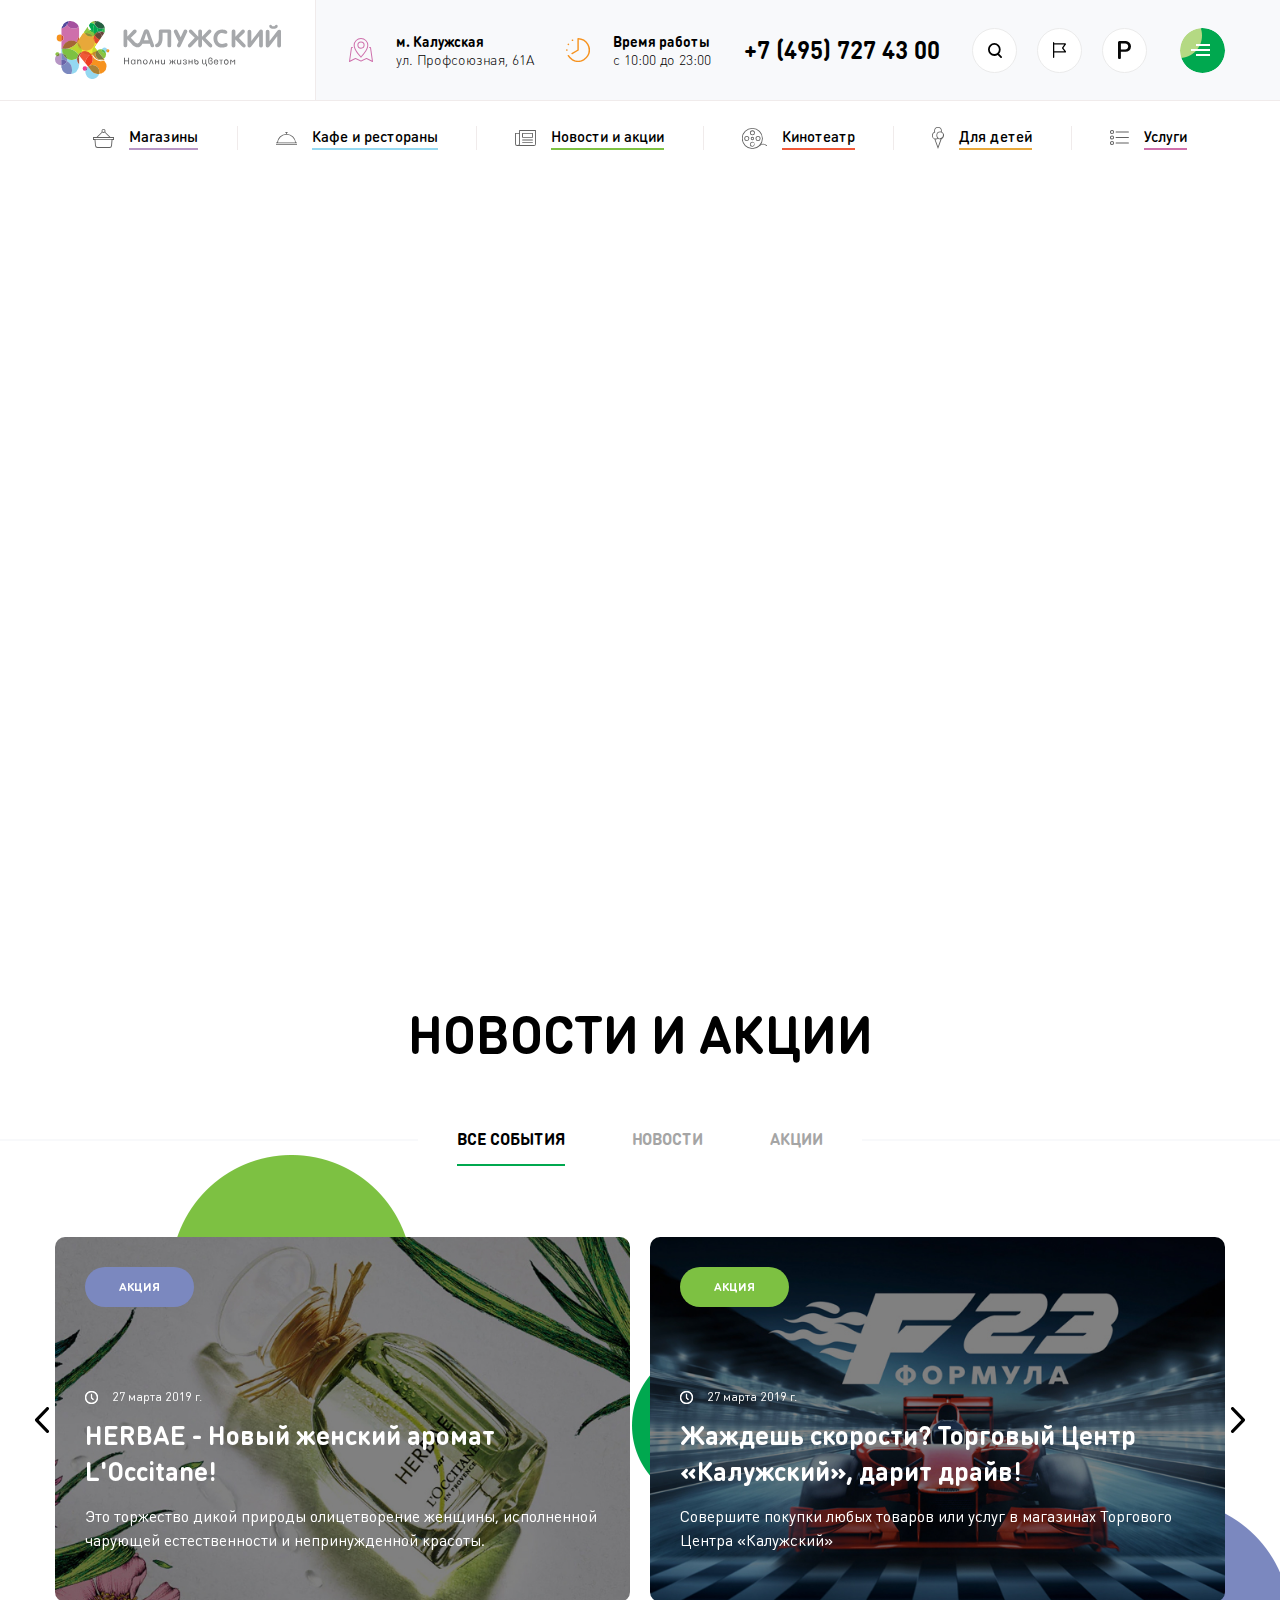
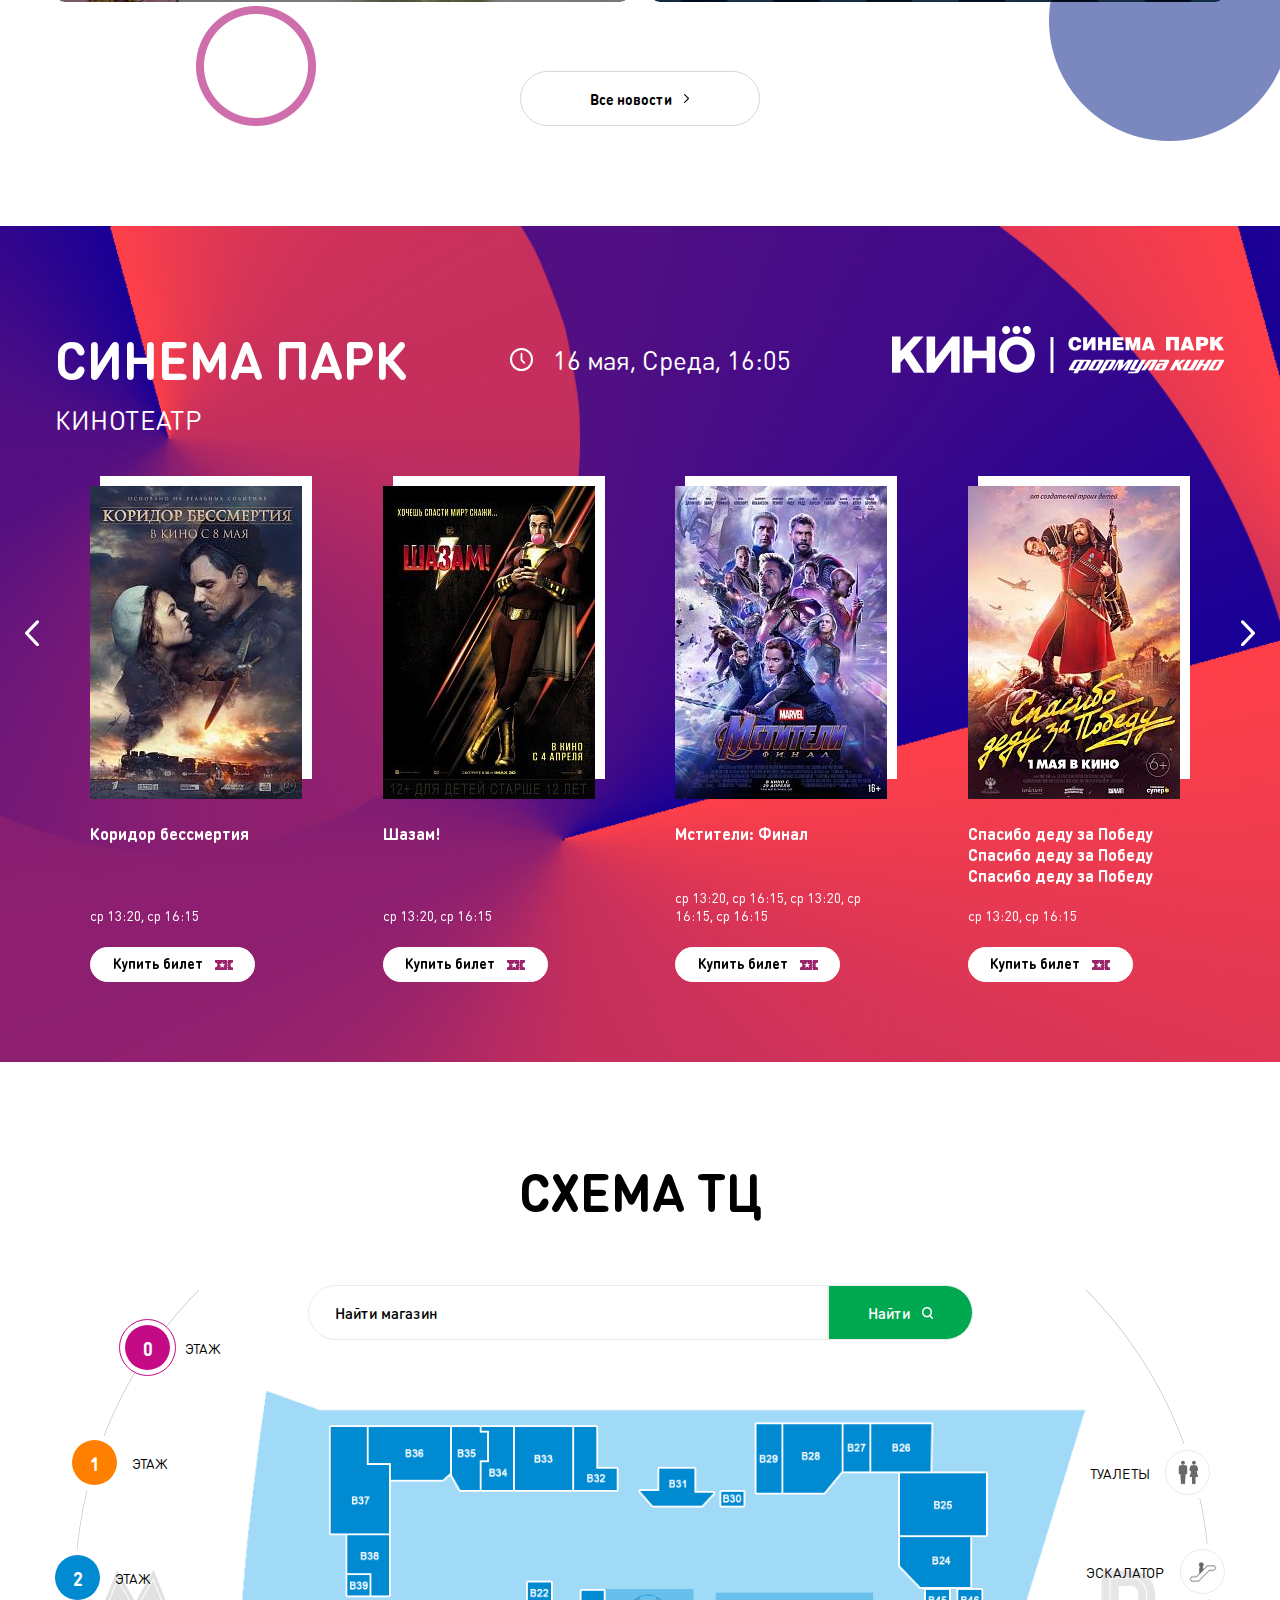
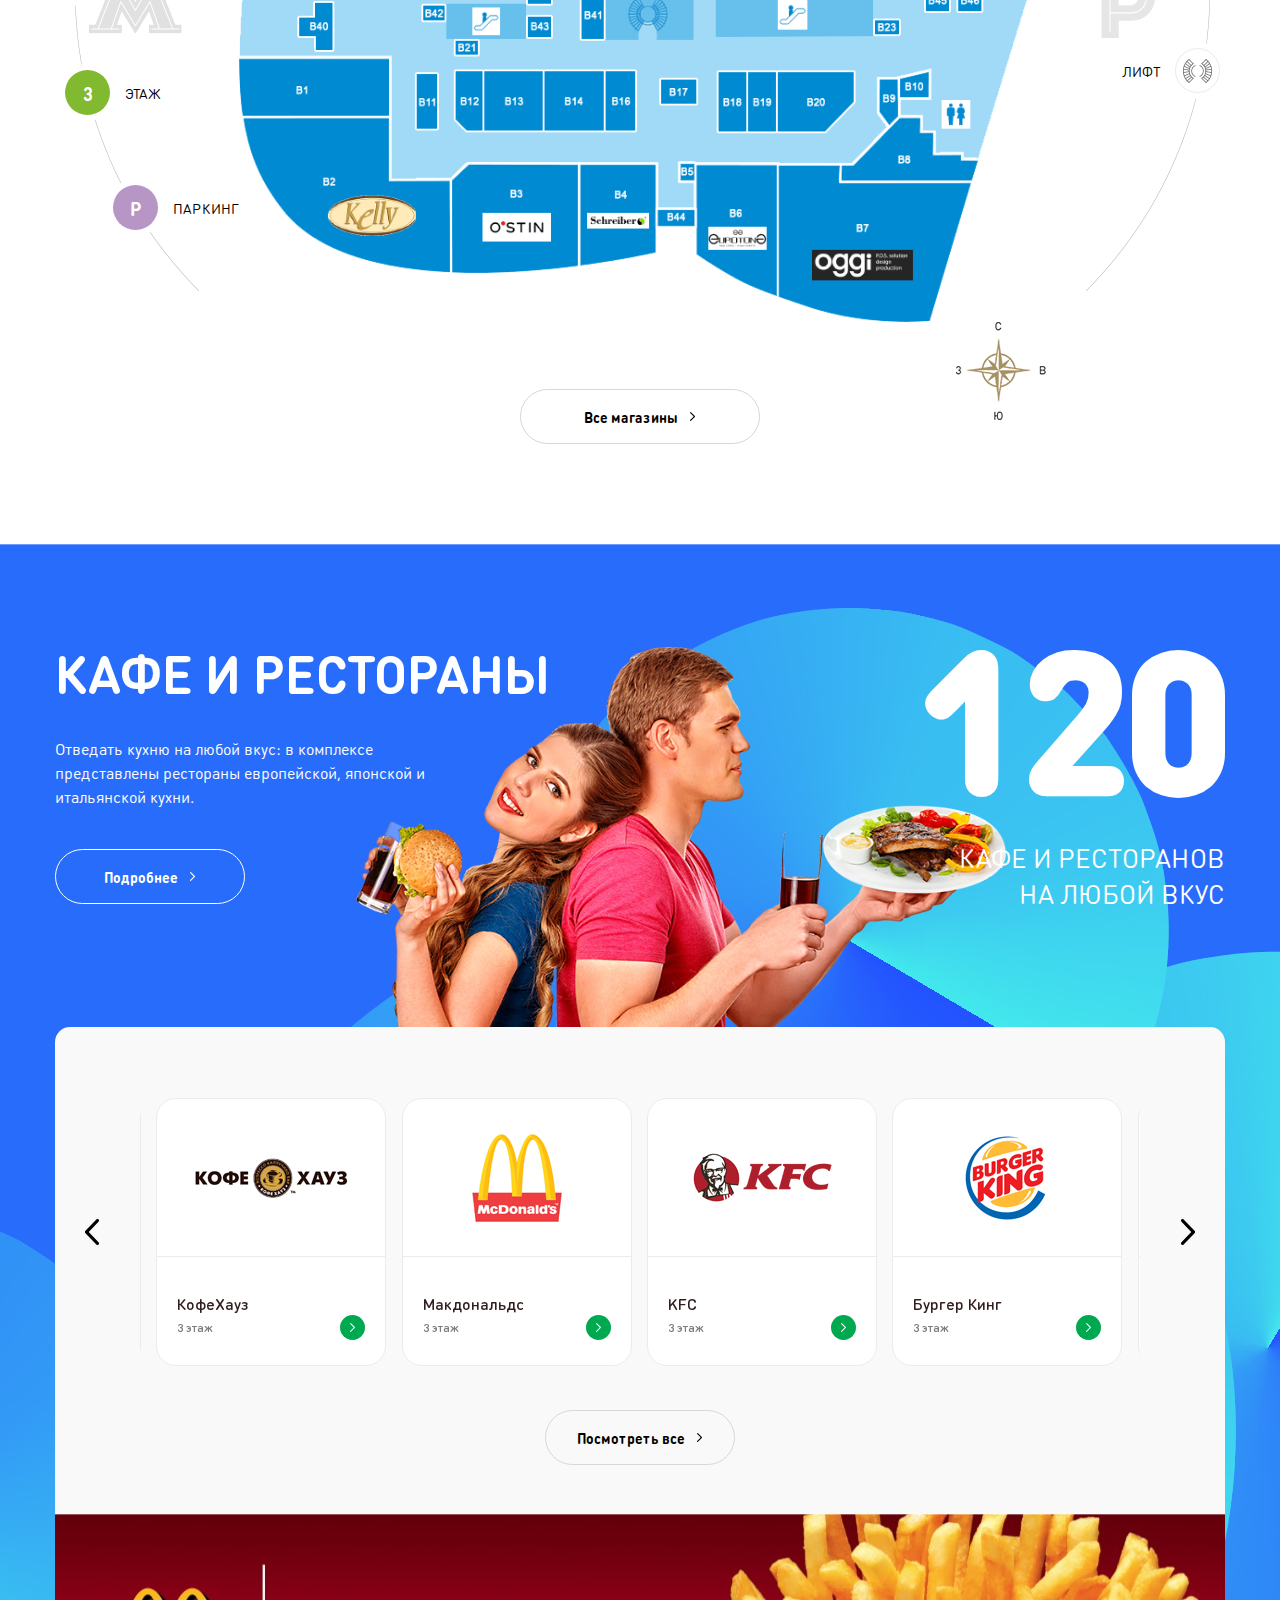
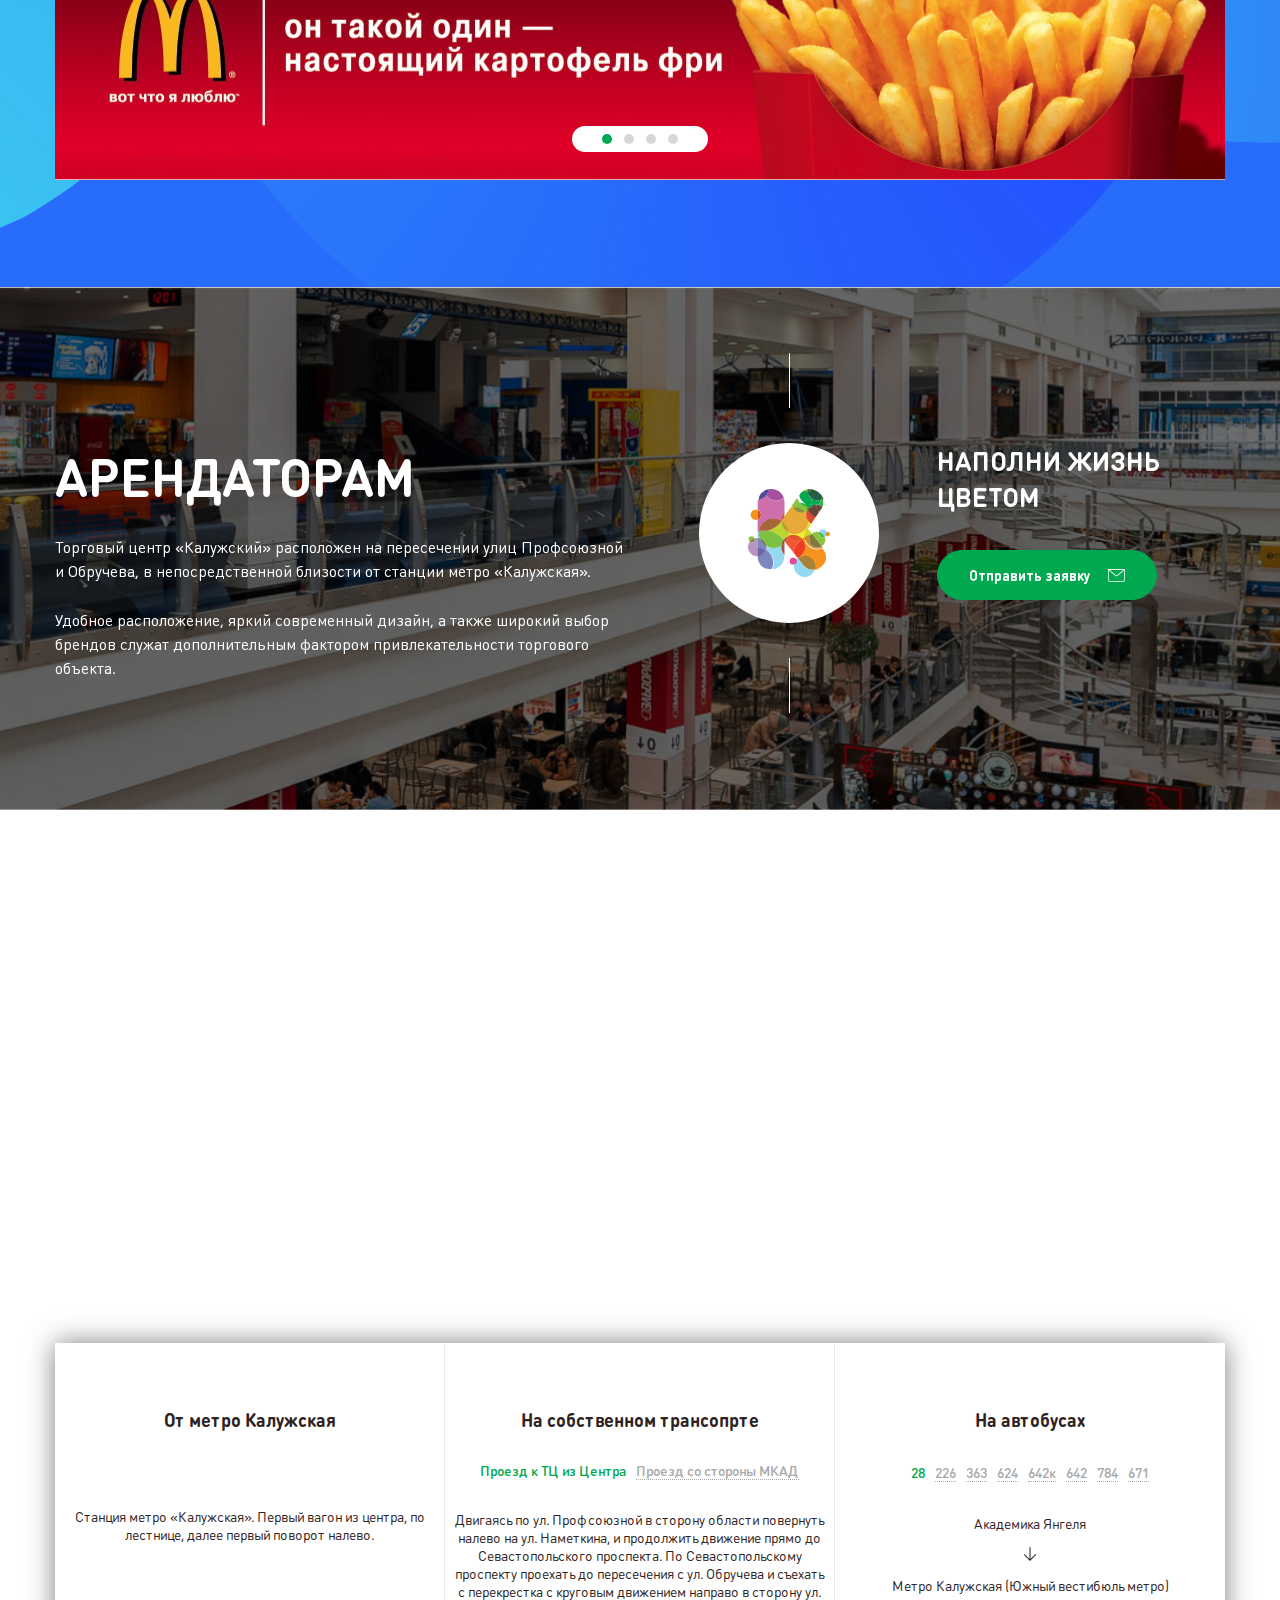
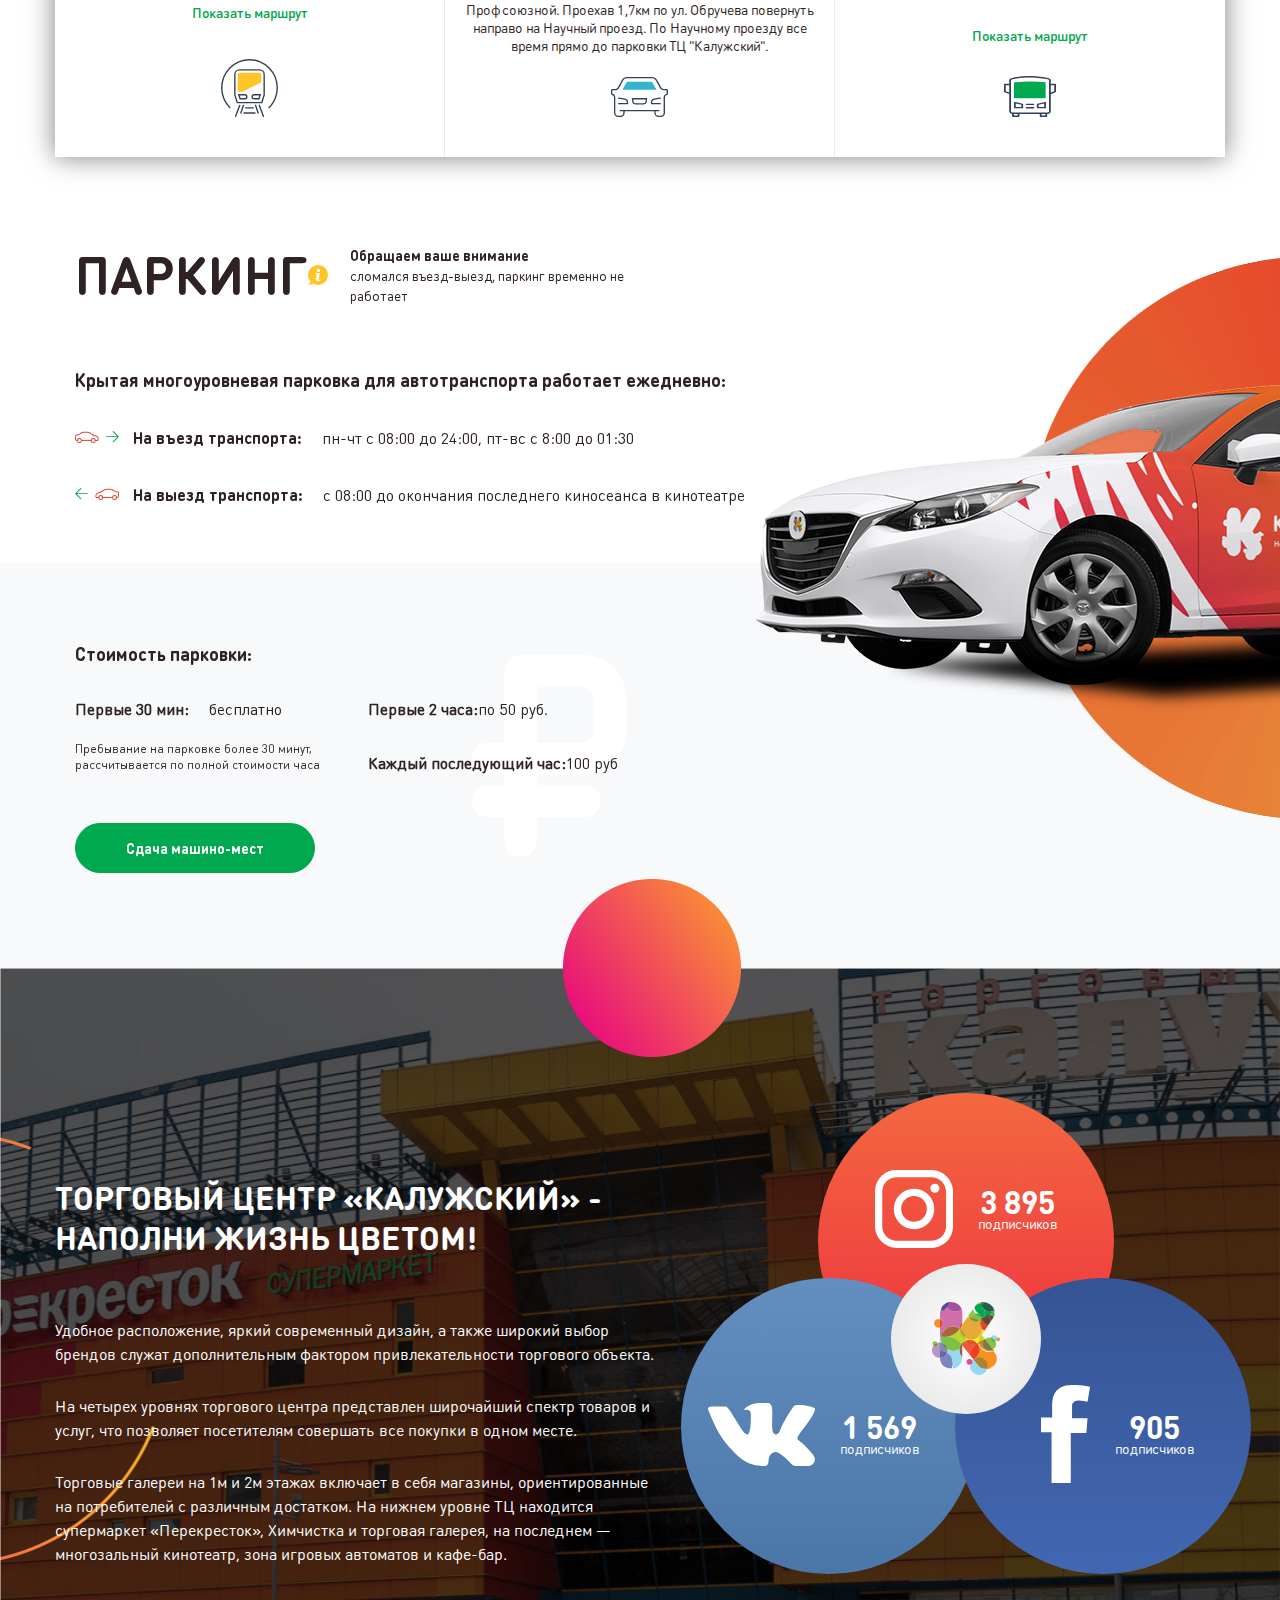
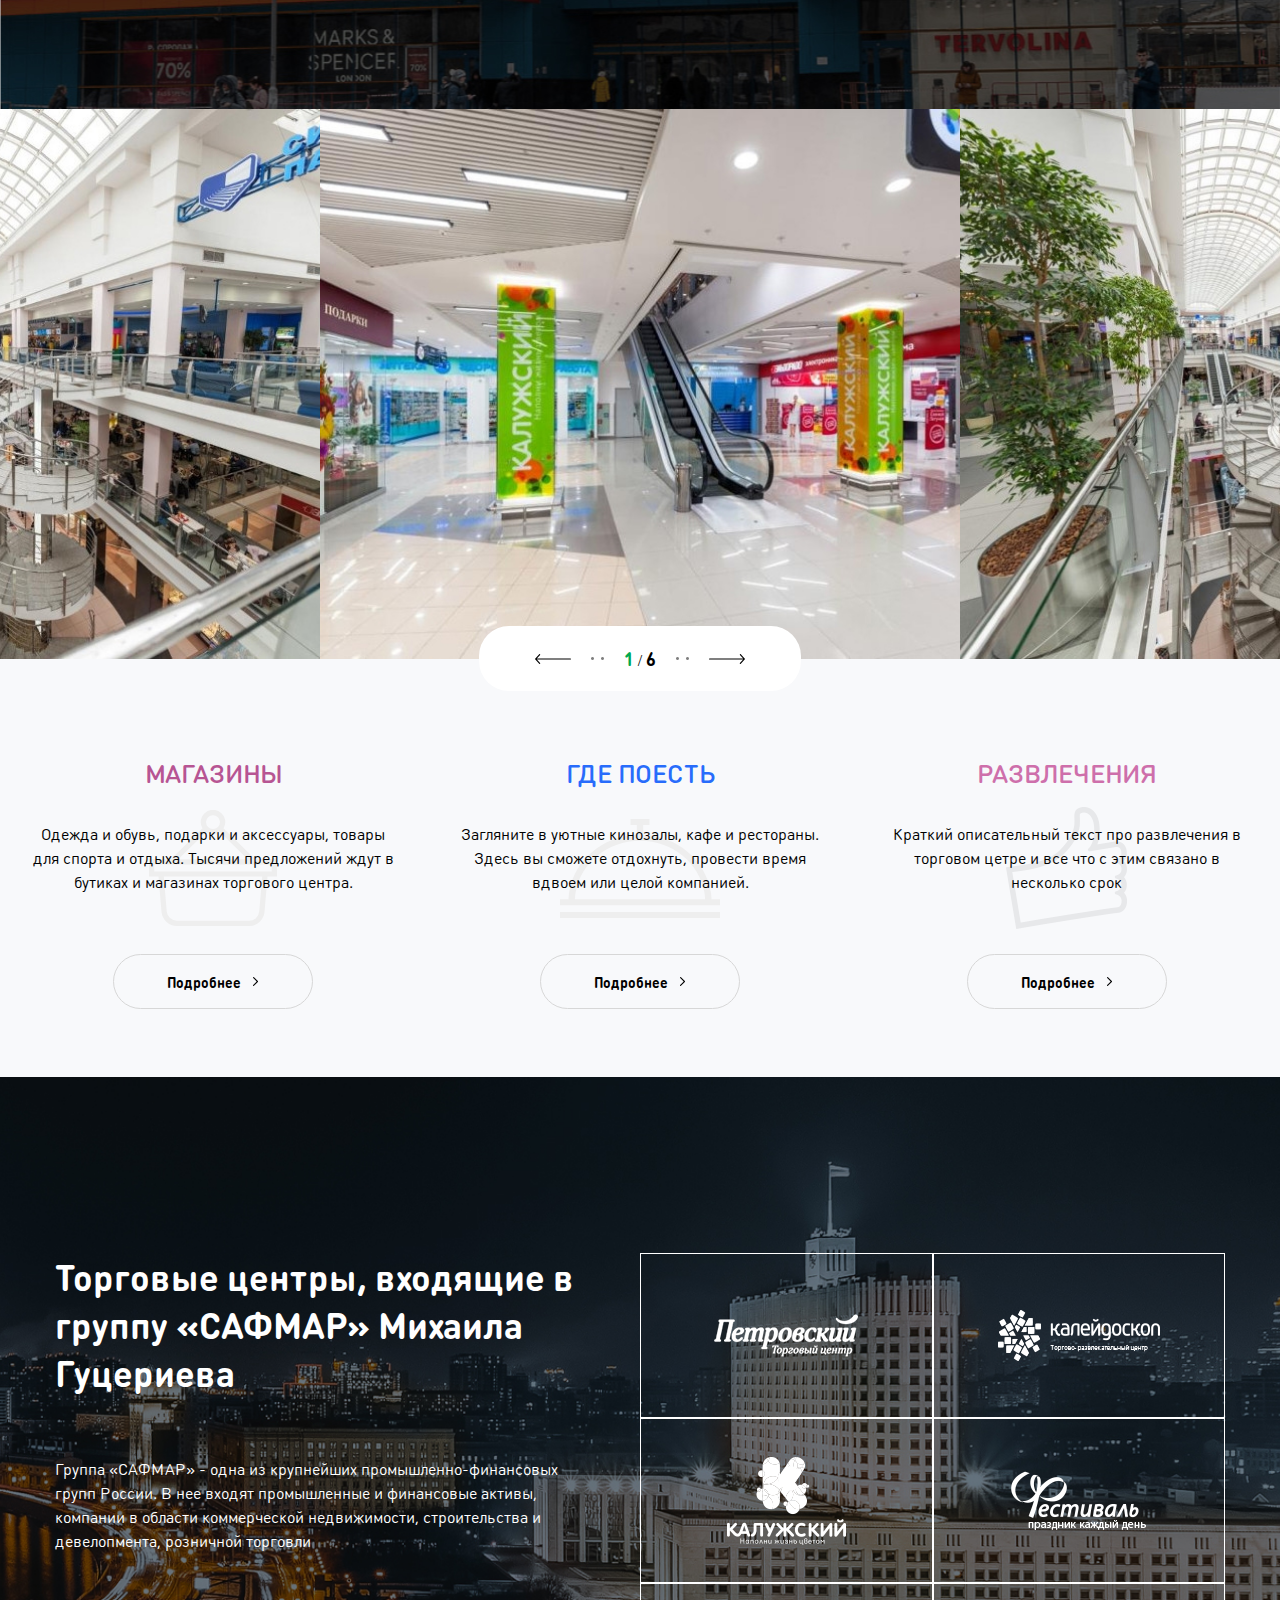
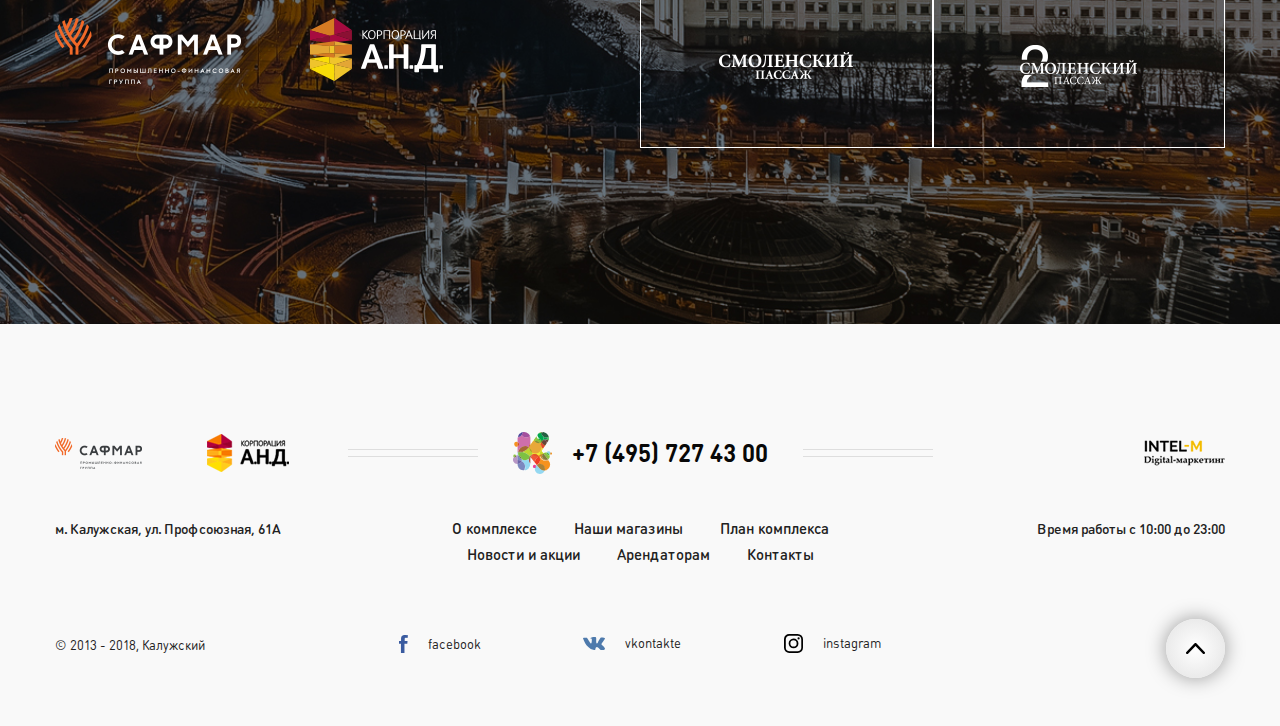
<file: index.html>
<!DOCTYPE html>
<html lang="en">
<head>
    <meta charset="UTF-8">
    <meta name="viewport" content="width=device-width, initial-scale=1">
    <link rel="stylesheet" href="libs/swiper.min.css">
    <link rel="stylesheet" href="css/general.css">
</head>
<body>
<div id="wrapper">
    <header id="main-header">
    <div class="container flex wrap">
        <div class="header-logo">
            <a href="#">
                <picture>
                    <img src="img/logo.svg" alt="Лого">
                </picture>
            </a>
        </div>
        <div class="header-address flex">
            <div class="header-address_icon">
                <img src="img/head_1.svg" alt="Иконка">
            </div>
            <div class="header-address_text">
                <p>м. Калужская <br>
                    <span>ул. Профсоюзная, 61A</span>
                </p>
            </div>
        </div>
        <div class="header-time flex">
            <div class="header-time_icon">
                <img src="img/head_2.svg" alt="Иконка">
            </div>
            <div class="header-time_text">
                <p>Время работы <br>
                    <span>с 10:00 до 23:00</span>
                </p>
            </div>
        </div>
        <div class="header-phone">
            <a href="tel:+7 495 727 43 00">+7 (495) 727 43 00</a>
        </div>
        <div class="header-buttons flex">
            <div class="header_search-wrap">
                <div class="btn header_btn-search flex center">
                    <img src="img/head_search.svg" alt="Поиск">
                </div>
                <div class="header-search">
                    <form action="" id="header-search">
                        <div class="input-wrap">
                            <label for="header-search_input" class="flex">
                                <span>Введите слово для поиска</span>
                            </label>
                            <input type="text" id="header-search_input" name="header-search_input" class="input-text">
                        </div>
                        <button type="submit" class="btn-submit">
                            <img src="img/head_search.svg" alt="Поиск">
                        </button>
                    </form>
                </div>
            </div>
            <div class="btn location flex center" onclick="location.href='#section-map'">
                <img src="img/head_location.svg" alt="Иконка">
            </div>
            <div class="btn parking flex center" onclick="location.href='#parking'">
                <img src="img/heap_parking.svg" alt="Иконка">
            </div>
        </div>
        <div class="header-menu js-menu-btn">
            <div class="btn-menu flex column">
                <span class="one"></span>
                <span class="two"></span>
                <span class="three"></span>
            </div>
        </div>
    </div>
</header>
    <nav class="header_main-nav">
    <div class="container">
        <ul class="flex nav">
            <li class="nav-item">
                <a href="shops.html" class="shop-link">
                    <span>Магазины</span>
                </a>
            </li>
            <li class="nav-item">
                <a href="#" class="cafe-link">
                    <span>Кафе и рестораны</span>
                </a>
            </li>
            <li class="nav-item">
                <a href="news.html" class="news-link">
                    <span>Новости и акции</span>
                </a>
            </li>
            <li class="nav-item">
                <a href="cinema.html" class="cinema-link">
                    <span>Кинотеатр</span>
                </a>
            </li>
            <li class="nav-item">
                <a href="#" class="kids-link">
                    <span>Для детей</span>
                </a>
            </li>
            <li class="nav-item">
                <a href="#" class="service-link">
                    <span>Услуги</span>
                </a>
            </li>
        </ul>
    </div>
</nav>
    <section id="index__section-1">
    <div class="section-1__slider_nav-wrap">
        <div class="section-1__slider-wrap swiper-container">
            <div id="section-1_slider" class="swiper-wrapper">
                <div class="slide swiper-slide">
                    <div class="video-wrap">
                        <video preload="" autoplay="autoplay" muted="muted" loop="loop" playsinline="">
                            <source src="https://api.afimall.ru/upload/uf/cf8/Preview_Look_book_12_sec_morning.mp4" type="video/mp4">
                        </video>
                    </div>
                    <div class="container">
                        <div class="text">
                            <p>Вам будут рады <br>всегда!!!</p>
                        </div>
                        <div class="btn-more">
                            <button class="flex center" onclick="window.open('')"><span>Подробнее</span></button>
                        </div>
                    </div>
                </div>
                <div class="slide swiper-slide">
                    <div class="image-wrap flex center">
                        <img src="img/index__section-1_bg.jpg" alt="Слайд">
                    </div>
                    <div class="container">
                        <div class="text">
                            <p>Вам будут рады <br>всегда!!!</p>
                        </div>
                        <div class="btn-more">
                            <button class="flex center" onclick="window.open('')"><span>Подробнее</span></button>
                        </div>
                    </div>
                </div>
                <div class="slide swiper-slide">
                    <div class="video-wrap">
                        <video preload="" autoplay="autoplay" muted="muted" loop="loop" playsinline="">
                            <source src="https://api.afimall.ru/upload/uf/30a/shutterstock_v34161106-_1_.mov.mp4" type="video/mp4">
                        </video>
                    </div>
                    <div class="container">
                        <div class="text">
                            <p>Вам будут рады <br>всегда!!!</p>
                        </div>
                        <div class="btn-more">
                            <button class="flex center" onclick="window.open('')"><span>Подробнее</span></button>
                        </div>
                    </div>
                </div>
                <div class="slide swiper-slide">
                    <div class="image-wrap flex center">
                        <img src="img/shop-center_bg.jpg" alt="Слайд">
                    </div>
                    <div class="container">
                        <div class="text">
                            <p>Вам будут рады <br>всегда!!!</p>
                        </div>
                        <div class="btn-more">
                            <button class="flex center" onclick="window.open('')"><span>Подробнее</span></button>
                        </div>
                    </div>
                </div>
            </div>
        </div>
        <div class="pagination">
            <div class="container">
                <div class="pagination-wrap swiper-pagination"></div>
            </div>
        </div>
    </div>
    <div class="mouse"></div>
</section>
    <section id="index__section-2">
    <div class="container">
        <div class="section-2__title">
            <h2>Новости и акции</h2>
        </div>
        <div class="section-2__content-wrap">
            <div class="section-2__tab-nav">
                <ul class="flex">
                    <li class="active js-tab-nav">Все события</li>
                    <li class="js-tab-nav">Новости</li>
                    <li class="js-tab-nav">Акции</li>
                </ul>
            </div>
            <div class="section-2__tab-content">
                <div class="section-2__slider_nav-wrap">
                    <div class="section-2__slider-wrap swiper-container">
                        <div class="section-2__slider swiper-wrapper">
                            <article class="section-2__slide slide swiper-slide" onclick="window.open('')">
                                <div class="sticker promo">
                                    <span>Акция</span>
                                </div>
                                <div class="date flex">
                                    <div class="icon"><img src="img/date-icon.png" alt="Иконка"></div>
                                    <div class="text">
                                        <p>27 марта 2019 г.</p>
                                    </div>
                                </div>
                                <div class="title">
                                    <h3>HERBAE - Новый женский аромат L'Occitane!</h3>
                                </div>
                                <div class="text">
                                    <p>Это торжество дикой природы олицетворение женщины, исполненной чарующей естественности и непринужденной красоты.
                                    </p>
                                </div>
                                <img src="img/section-2_slide-1_bg.jpg" alt="Слайд">
                            </article>
                            <article class="section-2__slide slide swiper-slide" onclick="window.open('')">
                                <div class="sticker news">
                                    <span>Акция</span>
                                </div>
                                <div class="date flex">
                                    <div class="icon"><img src="img/date-icon.png" alt="Иконка"></div>
                                    <div class="text">
                                        <p>27 марта 2019 г.</p>
                                    </div>
                                </div>
                                <div class="title">
                                    <h3>Жаждешь скорости? Торговый Центр «Калужский», дарит драйв!</h3>
                                </div>
                                <div class="text">
                                    <p>Совершите покупки любых товаров или услуг в магазинах Торгового Центра «Калужский»</p>
                                </div>
                                <img src="img/section-2_slide-2_bg.jpg" alt="Слайд">
                            </article>
                            <article class="section-2__slide slide swiper-slide" onclick="window.open('')">
                                <div class="sticker promo">
                                    <span>Акция</span>
                                </div>
                                <div class="date flex">
                                    <div class="icon"><img src="img/date-icon.png" alt="Иконка"></div>
                                    <div class="text">
                                        <p>27 марта 2019 г.</p>
                                    </div>
                                </div>
                                <div class="title">
                                    <h3>HERBAE - Новый женский <br>
                                        аромат L'Occitane!</h3>
                                </div>
                                <div class="text">
                                    <p>Это торжество дикой природы олицетворение женщины, исполненной чарующей естественности и непринужденной красоты.
                                    </p>
                                </div>
                                <img src="img/section-2_slide-1_bg.jpg" alt="Слайд">
                            </article>
                            <article class="section-2__slide slide swiper-slide" onclick="window.open('')">
                                <div class="sticker news">
                                    <span>Акция</span>
                                </div>
                                <div class="date flex">
                                    <div class="icon"><img src="img/date-icon.png" alt="Иконка"></div>
                                    <div class="text">
                                        <p>27 марта 2019 г.</p>
                                    </div>
                                </div>
                                <div class="title">
                                    <h3>Жаждешь скорости? Торговый Центр «Калужский», дарит драйв!</h3>
                                </div>
                                <div class="text">
                                    <p>Совершите покупки любых товаров или услуг в магазинах Торгового Центра «Калужский»</p>
                                </div>
                                <img src="img/section-2_slide-2_bg.jpg" alt="Слайд">
                            </article>
                        </div>
                    </div>
                    <div class="section-2__slider-nav slider-nav">
                        <div class="prev"></div>
                        <div class="next"></div>
                    </div>
                </div>
            </div>
            <div class="section-2__tab-content">
                <div class="section-2__slider_nav-wrap">
                    <div class="section-2__slider-wrap swiper-container">
                        <div class="section-2__slider swiper-wrapper">
                            <article class="section-2__slide slide swiper-slide" onclick="window.open('')">
                                <div class="sticker promo">
                                    <span>Акция</span>
                                </div>
                                <div class="date flex">
                                    <div class="icon"><img src="img/date-icon.png" alt="Иконка"></div>
                                    <div class="text">
                                        <p>27 марта 2019 г.</p>
                                    </div>
                                </div>
                                <div class="title">
                                    <h3>HERBAE - Новый женский аромат L'Occitane!</h3>
                                </div>
                                <div class="text">
                                    <p>Это торжество дикой природы олицетворение женщины, исполненной чарующей естественности и непринужденной красоты.
                                    </p>
                                </div>
                                <img src="img/section-2_slide-1_bg.jpg" alt="Слайд">
                            </article>
                            <article class="section-2__slide slide swiper-slide" onclick="window.open('')">
                                <div class="sticker news">
                                    <span>Акция</span>
                                </div>
                                <div class="date flex">
                                    <div class="icon"><img src="img/date-icon.png" alt="Иконка"></div>
                                    <div class="text">
                                        <p>27 марта 2019 г.</p>
                                    </div>
                                </div>
                                <div class="title">
                                    <h3>Жаждешь скорости? Торговый Центр «Калужский», дарит драйв!</h3>
                                </div>
                                <div class="text">
                                    <p>Совершите покупки любых товаров или услуг в магазинах Торгового Центра «Калужский»</p>
                                </div>
                                <img src="img/section-2_slide-2_bg.jpg" alt="Слайд">
                            </article>
                            <article class="section-2__slide slide swiper-slide" onclick="window.open('')">
                                <div class="sticker promo">
                                    <span>Акция</span>
                                </div>
                                <div class="date flex">
                                    <div class="icon"><img src="img/date-icon.png" alt="Иконка"></div>
                                    <div class="text">
                                        <p>27 марта 2019 г.</p>
                                    </div>
                                </div>
                                <div class="title">
                                    <h3>HERBAE - Новый женский <br>
                                        аромат L'Occitane!</h3>
                                </div>
                                <div class="text">
                                    <p>Это торжество дикой природы олицетворение женщины, исполненной чарующей естественности и непринужденной красоты.
                                    </p>
                                </div>
                                <img src="img/section-2_slide-1_bg.jpg" alt="Слайд">
                            </article>
                            <article class="section-2__slide slide swiper-slide" onclick="window.open('')">
                                <div class="sticker news">
                                    <span>Акция</span>
                                </div>
                                <div class="date flex">
                                    <div class="icon"><img src="img/date-icon.png" alt="Иконка"></div>
                                    <div class="text">
                                        <p>27 марта 2019 г.</p>
                                    </div>
                                </div>
                                <div class="title">
                                    <h3>Жаждешь скорости? Торговый Центр «Калужский», дарит драйв!</h3>
                                </div>
                                <div class="text">
                                    <p>Совершите покупки любых товаров или услуг в магазинах Торгового Центра «Калужский»</p>
                                </div>
                                <img src="img/section-2_slide-2_bg.jpg" alt="Слайд">
                            </article>
                        </div>
                    </div>
                    <div class="section-2__slider-nav slider-nav">
                        <div class="prev"></div>
                        <div class="next"></div>
                    </div>
                </div>
            </div>
            <div class="section-2__tab-content">
                <div class="section-2__slider_nav-wrap">
                    <div class="section-2__slider-wrap swiper-container">
                        <div class="section-2__slider swiper-wrapper">
                            <article class="section-2__slide slide swiper-slide" onclick="window.open('')">
                                <div class="sticker promo">
                                    <span>Акция</span>
                                </div>
                                <div class="date flex">
                                    <div class="icon"><img src="img/date-icon.png" alt="Иконка"></div>
                                    <div class="text">
                                        <p>27 марта 2019 г.</p>
                                    </div>
                                </div>
                                <div class="title">
                                    <h3>HERBAE - Новый женский аромат L'Occitane!</h3>
                                </div>
                                <div class="text">
                                    <p>Это торжество дикой природы олицетворение женщины, исполненной чарующей естественности и непринужденной красоты.
                                    </p>
                                </div>
                                <img src="img/section-2_slide-1_bg.jpg" alt="Слайд">
                            </article>
                            <article class="section-2__slide slide swiper-slide" onclick="window.open('')">
                                <div class="sticker news">
                                    <span>Акция</span>
                                </div>
                                <div class="date flex">
                                    <div class="icon"><img src="img/date-icon.png" alt="Иконка"></div>
                                    <div class="text">
                                        <p>27 марта 2019 г.</p>
                                    </div>
                                </div>
                                <div class="title">
                                    <h3>Жаждешь скорости? Торговый Центр «Калужский», дарит драйв!</h3>
                                </div>
                                <div class="text">
                                    <p>Совершите покупки любых товаров или услуг в магазинах Торгового Центра «Калужский»</p>
                                </div>
                                <img src="img/section-2_slide-2_bg.jpg" alt="Слайд">
                            </article>
                            <article class="section-2__slide slide swiper-slide" onclick="window.open('')">
                                <div class="sticker promo">
                                    <span>Акция</span>
                                </div>
                                <div class="date flex">
                                    <div class="icon"><img src="img/date-icon.png" alt="Иконка"></div>
                                    <div class="text">
                                        <p>27 марта 2019 г.</p>
                                    </div>
                                </div>
                                <div class="title">
                                    <h3>HERBAE - Новый женский <br>
                                        аромат L'Occitane!</h3>
                                </div>
                                <div class="text">
                                    <p>Это торжество дикой природы олицетворение женщины, исполненной чарующей естественности и непринужденной красоты.
                                    </p>
                                </div>
                                <img src="img/section-2_slide-1_bg.jpg" alt="Слайд">
                            </article>
                            <article class="section-2__slide slide swiper-slide" onclick="window.open('')">
                                <div class="sticker news">
                                    <span>Акция</span>
                                </div>
                                <div class="date flex">
                                    <div class="icon"><img src="img/date-icon.png" alt="Иконка"></div>
                                    <div class="text">
                                        <p>27 марта 2019 г.</p>
                                    </div>
                                </div>
                                <div class="title">
                                    <h3>Жаждешь скорости? Торговый Центр «Калужский», дарит драйв!</h3>
                                </div>
                                <div class="text">
                                    <p>Совершите покупки любых товаров или услуг в магазинах Торгового Центра «Калужский»</p>
                                </div>
                                <img src="img/section-2_slide-2_bg.jpg" alt="Слайд">
                            </article>
                        </div>
                    </div>
                    <div class="section-2__slider-nav slider-nav">
                        <div class="prev"></div>
                        <div class="next"></div>
                    </div>
                </div>
            </div>
            <div class="section-2__btn-all">
                <a href="news.html" class="flex center"><span>Все новости</span></a>
            </div>
        </div>
    </div>
</section>
    <section id="index__section-3">
    <div class="container">
        <div class="section-3__title-wrap flex wrap">
            <div class="title">
                <h2>СИНЕМА ПАРК</h2>
            </div>
            <div class="desc">
                <p>Кинотеатр</p>
            </div>
            <div class="date flex">
                <div class="icon"><img src="img/time.svg" alt="Иконка"></div>
                <div class="text">
                    <p>16 мая, Среда, 16:05</p>
                </div>
            </div>
            <div class="cinema-logo">
                <picture>
                    <source media="(max-width: 414px)" srcset="img/section-3_logo-cinema-414.png">
                    <source media="(max-width: 768px)" srcset="img/section-3_logo-cinema-768.png">
                    <img src="img/section-3_logo-cinema.png" alt="Кинотеатр">
                </picture>
            </div>
        </div>
        <div class="section-3__slider_nav-wrap">
            <div class="section-3__slider-wrap swiper-container">
                <div class="section-3__slider swiper-wrapper">
                    <div class="slide swiper-slide">
                        <div class="poster"><img src="img/cinema-slide-1.jpg" alt="Кино-постер"></div>
                        <div class="title">
                            <p>Коридор бессмертия</p>
                        </div>
                        <div class="btn-time_wrap">
                            <div class="time">
                                <p>ср 13:20, ср 16:15</p>
                            </div>
                            <div class="btn-order">
                                <button class="flex center"><span>Купить билет</span></button>
                            </div>
                        </div>
                    </div>
                    <div class="slide swiper-slide">
                        <div class="poster"><img src="img/cinema-slide-2.jpg" alt="Кино-постер"></div>
                        <div class="title">
                            <p>Шазам!</p>
                        </div>
                        <div class="btn-time_wrap">
                            <div class="time">
                                <p>ср 13:20, ср 16:15</p>
                            </div>
                            <div class="btn-order">
                                <button class="flex center"><span>Купить билет</span></button>
                            </div>
                        </div>
                    </div>
                    <div class="slide swiper-slide">
                        <div class="poster"><img src="img/cinema-slide-3.jpg" alt="Кино-постер"></div>
                        <div class="title">
                            <p>Мстители: Финал</p>
                        </div>
                        <div class="btn-time_wrap">
                            <div class="time">
                                <p>ср 13:20, ср 16:15, ср 13:20, ср 16:15, ср 16:15</p>
                            </div>
                            <div class="btn-order">
                                <button class="flex center"><span>Купить билет</span></button>
                            </div>
                        </div>
                    </div>
                    <div class="slide swiper-slide">
                        <div class="poster"><img src="img/cinema-slide-4.jpg" alt="Кино-постер"></div>
                        <div class="title">
                            <p>Спасибо деду за Победу Спасибо деду за Победу Спасибо деду за Победу</p>
                        </div>
                        <div class="btn-time_wrap">
                            <div class="time">
                                <p>ср 13:20, ср 16:15</p>
                            </div>
                            <div class="btn-order">
                                <button class="flex center"><span>Купить билет</span></button>
                            </div>
                        </div>
                    </div>
                    <div class="slide swiper-slide">
                        <div class="poster"><img src="img/cinema-slide-5.jpg" alt="Кино-постер"></div>
                        <div class="title">
                            <p>Игры разумов</p>
                        </div>
                        <div class="btn-time_wrap">
                            <div class="time">
                                <p>ср 13:20, ср 16:15</p>
                            </div>
                            <div class="btn-order">
                                <button class="flex center"><span>Купить билет</span></button>
                            </div>
                        </div>
                    </div>
                    <div class="slide swiper-slide">
                        <div class="poster"><img src="img/cinema-slide-4.jpg" alt="Кино-постер"></div>
                        <div class="title">
                            <p>Спасибо деду за Победу</p>
                        </div>
                        <div class="btn-time_wrap">
                            <div class="time">
                                <p>ср 13:20, ср 16:15</p>
                            </div>
                            <div class="btn-order">
                                <button class="flex center"><span>Купить билет</span></button>
                            </div>
                        </div>
                    </div>
                    <div class="slide swiper-slide">
                        <div class="poster"><img src="img/cinema-slide-5.jpg" alt="Кино-постер"></div>
                        <div class="title">
                            <p>Игры разумов</p>
                        </div>
                        <div class="btn-time_wrap">
                            <div class="time">
                                <p>ср 13:20, ср 16:15</p>
                            </div>
                            <div class="btn-order">
                                <button class="flex center"><span>Купить билет</span></button>
                            </div>
                        </div>
                    </div>
                </div>
            </div>
            <div class="section-3__slider-nav slider-nav">
                <div class="prev"></div>
                <div class="next"></div>
            </div>
        </div>
    </div>
</section>
    <section id="index__section-4">
    <div class="container">
        <div class="section-4__title">
            <h2>СХЕМА ТЦ</h2>
        </div>
        <div class="section-4_search-wrap flex">
            <form id="section-4_map-search" action="" class="flex">
                <div class="input-wrap">
                    <label for="section-4_search-input" class="flex">
                        <span>Найти магазин</span>
                    </label>
                    <input type="text" id="section-4_search-input" name="section-4_map-search" class="input-text">
                </div>
                <button type="submit" class="flex center"><span>Найти</span><img src="img/search-icon-white.png" alt="Иконка"></button>
            </form>
        </div>
        <div class="section-4__content-wrap flex">
            <div class="section-4__tab-nav_wrap">
                <div class="tab-nav js-tab flex center">
                    <div class="number-floor flex center">
                        <p>0</p>
                    </div>
                    <div class="name-floor flex center">
                        <p>этаж</p>
                    </div>
                </div>
                <div class="tab-nav js-tab flex center">
                    <div class="number-floor flex center">
                        <p>1</p>
                    </div>
                    <div class="name-floor">
                        <p>этаж</p>
                    </div>
                </div>
                <div class="tab-nav js-tab flex center">
                    <div class="number-floor flex center">
                        <p>2</p>
                    </div>
                    <div class="name-floor">
                        <p>этаж</p>
                    </div>
                </div>
                <div class="tab-nav js-tab flex center">
                    <div class="number-floor flex center">
                        <p>3</p>
                    </div>
                    <div class="name-floor">
                        <p>этаж</p>
                    </div>
                </div>
                <div class="tab-nav js-tab flex center">
                    <div class="number-floor flex center">
                        <p>Р</p>
                    </div>
                    <div class="name-floor">
                        <p>паркинг</p>
                    </div>
                </div>
            </div>
            <div class="section-4__tab-content_wrap flex column">
                <div class="maps-wrap flex">
                    <div class="compass_m">
                        <img src="img/section-4_M.png" alt="Иконка">
                    </div>
                    <div class="maps">
                        <div class="js-tab-cont map_floor">
                            <img src="img/section-4_map.png" alt="Карта первого этажа">
                        </div>
                        <div class="js-tab-cont map_floor">
                            <img src="img/section-4_map.png" alt="Карта первого этажа">
                        </div>
                        <div class="js-tab-cont map_floor">
                            <img src="img/section-4_map.png" alt="Карта первого этажа">
                        </div>
                        <div class="js-tab-cont map_floor">
                            <img src="img/section-4_map.png" alt="Карта первого этажа">
                        </div>
                        <div class="js-tab-cont map_floor">
                            <img src="img/section-4_map.png" alt="Карта первого этажа">
                        </div>
                    </div>
                    <div class="compass_p">
                        <img src="img/section-4_P.png" alt="Иконка">
                    </div>
                </div>
                <div class="compass_c">
                    <img src="img/section-4_compas.png" alt="Иконка">
                </div>
            </div>
            <div class="section-4__right-elements">
                <div class="element flex">
                    <div class="text">
                        <p>Туалеты</p>
                    </div>
                    <div class="icon flex center"><img src="img/section-4_toilets-icon.jpg" alt="Иконка"></div>
                </div>
                <div class="element flex">
                    <div class="text">
                        <p>Эскалатор</p>
                    </div>
                    <div class="icon flex center"><img src="img/section-4_escalator-icon.jpg" alt="Иконка"></div>
                </div>
                <div class="element flex">
                    <div class="text">
                        <p>Лифт</p>
                    </div>
                    <div class="icon flex center"><img src="img/section-4_elevator-icon.jpg" alt="Иконка"></div>
                </div>
                <div class="element-btn">
                    <button class="left flex center"><img src="img/minus-icon.png" alt="Уменьшить"></button>
                    <button class="right flex center"><img src="img/plus-icon.png" alt="Увеличить"></button>
                </div>
            </div>
            <div class="section-4__modal-about">
                <div class="shop_title">
                    <h3>El Tempo</h3>
                </div>
                <div class="shop_text">
                    <p>Тел: +7(495) 783-58-52 (доб. 202)</p>
                    <p>Часы работы: c 10:00 до 22:00</p>
                </div>
                <div class="shop_site">
                    <a href="www.eltempo.ru">www.eltempo.ru</a>
                </div>
                <div class="shop_logo"><img src="img/section-4_eltempo.jpg" alt="Лого"></div>
            </div>
        </div>
        <div class="section-4__btn-all">
            <a href="shops.html" class="flex center"><span>Все магазины</span></a>
        </div>
    </div>
</section>
    <section id="index__section-5">
    <div class="container">
        <div class="section-5__top-content flex">
            <div class="section-5__title-desc-about">
                <div class="title">
                    <h2>Кафе и рестораны</h2>
                </div>
                <div class="desc">
                    <p>Отведать кухню на любой вкус: в комплексе
                        представлены рестораны европейской,
                        японской и итальянской кухни.</p>
                </div>
                <div class="btn-more">
                    <a href="#" class="flex center"><span>Подробнее</span></a>
                </div>
            </div>
            <div class="section-5__text">
                <div class="number">
                    <p>120</p>
                </div>
                <div class="text">
                    <p>Кафе и ресторанов <br>
                        на любой вкус</p>
                </div>
            </div>
        </div>
        <div class="section-5__content-top">
            <div class="section-5__slider-cafe_nav-wrap">
                <div class="section-5__slider-cafe_wrap swiper-container">
                    <div id="section-5__slider-cafe" class="swiper-wrapper">
                        <div class="slide swiper-slide" onclick="window.open('')" onclick="window.open('')">
                            <div class="cafe-logo flex center">
                                <img src="img/section-5_slide-1_icon.jpg" alt="Логотип">
                            </div>
                            <div class="cafe-about">
                                <div class="name">
                                    <p>КофеХауз</p>
                                </div>
                                <div class="location-more flex">
                                    <div class="location">
                                        <p>3 этаж</p>
                                    </div>
                                    <div class="btn-more"></div>
                                </div>
                            </div>
                        </div>
                        <div class="slide swiper-slide" onclick="window.open('')">
                            <div class="cafe-logo flex center">
                                <img src="img/section-5_slide-2_icon.jpg" alt="Логотип">
                            </div>
                            <div class="cafe-about">
                                <div class="name">
                                    <p>Макдональдс</p>
                                </div>
                                <div class="location-more flex">
                                    <div class="location">
                                        <p>3 этаж</p>
                                    </div>
                                    <div class="btn-more"></div>
                                </div>
                            </div>
                        </div>
                        <div class="slide swiper-slide" onclick="window.open('')">
                            <div class="cafe-logo flex center">
                                <img src="img/section-5_slide-3_icon.jpg" alt="Логотип">
                            </div>
                            <div class="cafe-about">
                                <div class="name">
                                    <p>KFC</p>
                                </div>
                                <div class="location-more flex">
                                    <div class="location">
                                        <p>3 этаж</p>
                                    </div>
                                    <div class="btn-more"></div>
                                </div>
                            </div>
                        </div>
                        <div class="slide swiper-slide" onclick="window.open('')">
                            <div class="cafe-logo flex center">
                                <img src="img/section-5_slide-4_icon.jpg" alt="Логотип">
                            </div>
                            <div class="cafe-about">
                                <div class="name">
                                    <p>Бургер Кинг</p>
                                </div>
                                <div class="location-more flex">
                                    <div class="location">
                                        <p>3 этаж</p>
                                    </div>
                                    <div class="btn-more"></div>
                                </div>
                            </div>
                        </div>
                        <div class="slide swiper-slide" onclick="window.open('')">
                            <div class="cafe-logo flex center">
                                <img src="img/section-5_slide-5_icon.jpg" alt="Логотип">
                            </div>
                            <div class="cafe-about">
                                <div class="name">
                                    <p>TAJJ MAHAL</p>
                                </div>
                                <div class="location-more flex">
                                    <div class="location">
                                        <p>3 этаж</p>
                                    </div>
                                    <div class="btn-more"></div>
                                </div>
                            </div>
                        </div>
                        <div class="slide swiper-slide" onclick="window.open('')">
                            <div class="cafe-logo flex center">
                                <img src="img/section-5_slide-5_icon.jpg" alt="Логотип">
                            </div>
                            <div class="cafe-about">
                                <div class="name">
                                    <p>TAJJ MAHAL</p>
                                </div>
                                <div class="location-more flex">
                                    <div class="location">
                                        <p>3 этаж</p>
                                    </div>
                                    <div class="btn-more"></div>
                                </div>
                            </div>
                        </div>
                        <div class="slide swiper-slide" onclick="window.open('')">
                            <div class="cafe-logo flex center">
                                <img src="img/section-5_slide-5_icon.jpg" alt="Логотип">
                            </div>
                            <div class="cafe-about">
                                <div class="name">
                                    <p>TAJJ MAHAL</p>
                                </div>
                                <div class="location-more flex">
                                    <div class="location">
                                        <p>3 этаж</p>
                                    </div>
                                    <div class="btn-more"></div>
                                </div>
                            </div>
                        </div>
                    </div>
                </div>
                <div class="section-5__slider-nav slider-nav">
                    <div class="prev">
                    </div>
                    <div class="next">
                    </div>
                </div>
            </div>
            <div class="btn-all">
                <a href="#" class="flex center"><span>Посмотреть все</span></a>
            </div>
        </div>
        <div class="section-5__slider-banner_wrap swiper-container">
            <div id="section-5__slider-banner" class="flex swiper-wrapper">
                <div class="slide swiper-slide" onclick="window.open('')">
                    <picture>
                        <source media="(max-width: 414px)" srcset="img/section-5_banner-414.jpg">
                        <source media="(max-width: 768px)" srcset="img/section-5_banner-768.jpg">
                        <source media="(max-width: 1280px)" srcset="img/section-5_banner-1280.jpg">
                        <img src="img/section-5_banner.jpg" alt="Банер">
                    </picture>
                </div>
                <div class="slide swiper-slide" onclick="window.open('')">
                    <picture>
                        <source media="(max-width: 414px)" srcset="img/section-5_banner-414.jpg">
                        <source media="(max-width: 768px)" srcset="img/section-5_banner-768.jpg">
                        <source media="(max-width: 1280px)" srcset="img/section-5_banner-1280.jpg">
                        <img src="img/section-5_banner.jpg" alt="Банер">
                    </picture>
                </div>
                <div class="slide swiper-slide" onclick="window.open('')">
                    <picture>
                        <source media="(max-width: 414px)" srcset="img/section-5_banner-414.jpg">
                        <source media="(max-width: 768px)" srcset="img/section-5_banner-768.jpg">
                        <source media="(max-width: 1280px)" srcset="img/section-5_banner-1280.jpg">
                        <img src="img/section-5_banner.jpg" alt="Банер">
                    </picture>
                </div>
                <div class="slide swiper-slide" onclick="window.open('')">
                    <picture>
                        <source media="(max-width: 414px)" srcset="img/section-5_banner-414.jpg">
                        <source media="(max-width: 768px)" srcset="img/section-5_banner-768.jpg">
                        <source media="(max-width: 1280px)" srcset="img/section-5_banner-1280.jpg">
                        <img src="img/section-5_banner.jpg" alt="Банер">
                    </picture>
                </div>
            </div>
            <div class="slider-dots flex"></div>
        </div>
    </div>
</section>
    <section id="index__section-6">
    <div class="index__section-6_wrap flex">
        <div class="content">
            <div class="container flex">
                <div class="section-6__title-text">
                    <div class="title">
                        <h2>Арендаторам</h2>
                    </div>
                    <div class="text">
                        <p>Торговый центр «Калужский» расположен на пересечении улиц Профсоюзной
                            и Обручева, в непосредственной близости от станции метро «Калужская».</p>
                        <p>Удобное расположение, яркий современный дизайн, а также широкий выбор
                            брендов служат дополнительным фактором привлекательности торгового <br>
                            объекта.</p>
                    </div>
                </div>
                <div class="section-6__logo-btn flex">
                    <div class="section-6__logo flex center">
                        <img src="img/k.svg" alt="Лого">
                    </div>
                    <div class="section-6__btn">
                        <p>Наполни жизнь
                            цветом</p>
                        <button class="flex center js-btn-rent"><span>Отправить заявку</span><img src="img/mail.svg" alt="Иконка"></button>
                    </div>
                </div>
            </div>
            <div class="freeze"></div>
        </div>
        <div id="rent-modal" class="modal">
            <div class="rent-modal_wrap container flex">
                <div class="rent-modal__content flex">
                    <div class="back-wrap flex column">
                        <div class="back js-btn-rent_back">
                            <img src="img/btn-more_results-white.png" alt="Назад">
                            <span class="text-back">Вернуться назад</span>
                        </div>
                    </div>
                    <div class="rent-modal__form_wrap">
                        <div class="form-title">
                            <h3>Арендаторам</h3>
                        </div>
                        <div class="form-desc">
                            <p>Заполните заявку, чтобы мы могли сформировать
                                для вас коммерческое предложение </p>
                        </div>
                        <form action="" id="rent__form" class="rent__form">
                            <div class="text-input_wrap flex">
                                <div class="input-wrap">
                                    <input id="brend_name" type="text" name="brend_name">
                                    <label for="brend_name">
                                        <span class="title">Название бренда</span>
                                    </label>
                                </div>
                                <div class="input-wrap">
                                    <input id="phone" type="tel" name="phone" class="js-phone">
                                    <label for="phone">
                                        <span class="title">Контактсный телефон</span>
                                    </label>
                                </div>
                            </div>
                            <div class="select-input_wrap flex">
                                <div class="input-wrap">
                                    <input id="company_type" type="text" name="company_type">
                                    <label for="company_type">
                                        <span class="title">Профиль компании</span>
                                    </label>
                                </div>
                                <div class="input-wrap">
                                    <input id="size" type="text" name="size">
                                    <label for="size">
                                        <span class="title">Размер торговой площади (м&sup2;)</span>
                                    </label>
                                </div>
                            </div>
                            <div class="input-checkbox">
                                <input id="rent-form_checkbox" type="checkbox">
                                <label for="rent-form_checkbox" class="flex">
                                    <span>Я согласен с условиями <u>Политики конфиденциальности</u></span>
                                </label>
                            </div>
                            <div class="btn-submit_wrap">
                                <button class="btn-form_submit" type="submit"><span>Отправить сообщение</span></button>
                            </div>
                        </form>
                    </div>
                </div>
            </div>
        </div>
    </div>
</section>
    <section id="section-map">
    <div class="section-map__map">
        <div id="YMapsID"></div>
    </div>
    <div class="container">
        <div class="section-map__address-wrap flex">
            <div class="metro-wrap element">
                <div class="title">
                    <p>От метро Калужская</p>
                </div>
                <div class="desc">
                    <p>Станция метро «Калужская». Первый вагон из центра,
                        по лестнице, далее первый поворот налево.</p>
                </div>
                <div class="show">
                    <p>Показать маршрут</p>
                </div>
                <div class="icon">
                    <img src="img/how_1.svg" alt="Иконка">
                </div>
            </div>
            <div class="car-wrap element">
                <div class="title">
                    <p>На собственном трансопрте</p>
                </div>
                <div class="nav-tabs flex">
                    <span class="tab js-tab active">Проезд к ТЦ из Центра</span>
                    <span class="tab js-tab">Проезд со стороны МКАД</span>
                </div>
                <div class="tabs-cont_wrap">
                    <div class="js-tab-cont tabs-cont desc">
                        <p>Двигаясь по ул. Профсоюзной в сторону области повернуть
                            налево на ул. Наметкина, и продолжить движение прямо до
                            Севастопольского проспекта. По Севастопольскому проспекту
                            проехать до пересечения с ул. Обручева и съехать с перекрестка
                            с круговым движением направо в сторону ул. Профсоюзной.
                            Проехав 1,7км по ул. Обручева повернуть направо на Научный
                            проезд. По Научному проезду все время прямо до парковки
                            ТЦ "Калужский".</p>
                    </div>
                    <div class="js-tab-cont tabs-cont desc">
                        <p>Двигаясь по ул. Профсоюзной в сторону области повернуть
                            налево на ул. Наметкина, и продолжить движение прямо до
                            Севастопольского проспекта. По Севастопольскому проспекту
                            проехать до пересечения с ул. Обручева и съехать с перекрестка
                            с круговым движением направо в сторону ул. Профсоюзной.
                            Проехав 1,7км по ул. Обручева повернуть направо на Научный
                            проезд. По Научному проезду все время прямо до парковки
                            ТЦ "Калужский".</p>
                    </div>
                </div>
                <div class="icon">
                    <img src="img/how_2.svg" alt="Иконка">
                </div>
            </div>
            <div class="bus-wrap element">
                <div class="title">
                    <p>На автобусах</p>
                </div>
                <div class="nav-tabs flex">
                    <span class="tab js-tab active">28</span>
                    <span class="tab js-tab">226</span>
                    <span class="tab js-tab">363</span>
                    <span class="tab js-tab">624</span>
                    <span class="tab js-tab">642к</span>
                    <span class="tab js-tab">642</span>
                    <span class="tab js-tab">784</span>
                    <span class="tab js-tab">671</span>
                </div>
                <div class="tabs-cont_wrap">
                    <div class="tabs-cont desc js-tab-cont">
                        <div class="desc">
                            <p>Академика Янгеля</p>
                        </div>
                        <div class="arrow-img"><img src="img/arrow_down.svg" alt="Стрелка"></div>
                        <div class="desc">
                            <p>Метро Калужская (Южный вестибюль метро)</p>
                        </div>
                    </div>
                    <div class="tabs-cont desc js-tab-cont">
                        <div class="desc">
                            <p>Академика Янгеля</p>
                        </div>
                        <div class="arrow-img"><img src="img/arrow_down.svg" alt="Стрелка"></div>
                        <div class="desc">
                            <p>Метро Калужская (Южный вестибюль метро)</p>
                        </div>
                    </div>
                    <div class="tabs-cont desc js-tab-cont">
                        <div class="desc">
                            <p>Академика Янгеля</p>
                        </div>
                        <div class="arrow-img"><img src="img/arrow_down.svg" alt="Стрелка"></div>
                        <div class="desc">
                            <p>Метро Калужская (Южный вестибюль метро)</p>
                        </div>
                    </div>
                </div>
                <div class="show">
                    <p>Показать маршрут</p>
                </div>
                <div class="icon">
                    <img src="img/how_3.svg" alt="Иконка">
                </div>
            </div>
        </div>
    </div>
</section>
    <section id="parking">
    <div class="section-content">
        <div class="parking__top">
            <div class="container">
                <div class="parking__title-desc flex">
                    <div class="title">
                        <h2>Паркинг</h2>
                    </div>
                    <div class="desc flex">
                        <div class="icon"><img src="img/info.svg" alt="Иконка"></div>
                        <div class="text">
                            <p><span>Обращаем ваше внимание</span> <br>
                                сломался въезд-выезд, паркинг временно не работает</p>
                        </div>
                    </div>
                </div>
                <div class="parking__top_content-wrap">
                    <div class="title-2">
                        <h3>Крытая многоуровневая парковка для автотранспорта работает ежедневно:</h3>
                    </div>
                    <div class="time-desc flex">
                        <div class="icon"><img src="img/parking_1.svg" alt="Иконка"></div>
                        <div class="desc">
                            <p>На въезд транспорта:</p>
                        </div>
                        <div class="time">
                            <p>пн-чт с 08:00 до 24:00, пт-вс с 8:00 до 01:30</p>
                        </div>
                    </div>
                    <div class="time-desc flex">
                        <div class="icon"><img src="img/parking_2.svg" alt="Иконка"></div>
                        <div class="desc">
                            <p>На выезд транспорта:</p>
                        </div>
                        <div class="time">
                            <p> с 08:00 до окончания последнего киносеанса в кинотеатре</p>
                        </div>
                    </div>
                </div>
            </div>
        </div>
        <div class="parking__bottom">
            <div class="container">
                <div class="parking__bottom-title">
                    <h3>Стоимость парковки:</h3>
                </div>
                <div class="parking__bottom_content-wrap flex">
                    <div class="content flex column">
                        <div class="price flex">
                            <p class="bold time">Первые 30 мин:</p>
                            <p>бесплатно</p>
                        </div>
                        <div class="desc">
                            <p>Пребывание на парковке более 30 минут, <br>
                                рассчитывается по полной стоимости часа</p>
                        </div>
                    </div>
                    <div class="content flex column">
                        <div class="price flex">
                            <p class="bold">Первые 2 часа:</p>
                            <p>по 50 руб.</p>
                        </div>
                        <div class="price flex">
                            <p class="bold">Каждый последующий час:</p>
                            <p>100 руб</p>
                        </div>
                    </div>
                </div>
                <div class="parking__btn js-btn-car">
                    <button><span>Сдача машино-мест</span></button>
                </div>
            </div>
        </div>
        <div class="freeze"></div>
    </div>
    <div id="car-modal" class="modal">
        <div class="car-modal_wrap container flex">
            <div class="car-modal__content flex">
                <div class="car-modal__form_wrap">
                    <div class="form-title">
                        <h3>Арендаторам</h3>
                    </div>
                    <div class="form-desc">
                        <p>Заполните заявку, чтобы мы могли сформировать
                            для вас коммерческое предложение </p>
                    </div>
                    <form action="" id="car__form" class="car__form">
                        <div class="text-input_wrap flex">
                            <div class="input-wrap">
                                <input id="brend_name" type="text" name="brend_name">
                                <label for="brend_name">
                                    <span class="title">Название бренда</span>
                                </label>
                            </div>
                            <div class="input-wrap">
                                <input id="phone" type="tel" name="phone" class="js-phone">
                                <label for="phone">
                                    <span class="title">Контактсный телефон</span>
                                </label>
                            </div>
                        </div>
                        <div class="select-input_wrap flex">
                            <div class="input-wrap">
                                <input id="company_type" type="text" name="company_type">
                                <label for="company_type">
                                    <span class="title">Профиль компании</span>
                                </label>
                            </div>
                            <div class="input-wrap">
                                <input id="size" type="text" name="size">
                                <label for="size">
                                    <span class="title">Размер торговой площади (м&sup2;)</span>
                                </label>
                            </div>
                        </div>
                        <div class="input-checkbox">
                            <input id="car-form_checkbox" type="checkbox">
                            <label for="car-form_checkbox" class="flex">
                                <span>Я согласен с условиями <u>Политики конфиденциальности</u></span>
                            </label>
                        </div>
                        <div class="btn-submit_wrap">
                            <button class="btn-form_submit" type="submit"><span>Отправить сообщение</span></button>
                        </div>
                    </form>
                </div>
                <div class="back-wrap flex column">
                    <div class="back js-btn-car_back">
                        <img src="img/btn-more_results-white.png" alt="Назад">
                        <span class="text-back">Вернуться назад</span>
                    </div>
                </div>
            </div>
        </div>
    </div>
</section>
    <section id="about-center">
    <div class="container circle-bottom_wrap">
        <div class="circle-bottom"><img src="img/parking_circle-1.png" alt="Круг"></div>
    </div>
    <div class="container flex">
        <div class="about-center_left-part">
            <div class="title">
                <h2>Торговый центр «Калужский»  -
                    Наполни жизнь цветом!</h2>
            </div>
            <div class="text">
                <p>Удобное расположение, яркий современный дизайн, а также широкий выбор брендов
                    служат дополнительным фактором привлекательности торгового объекта.</p>
                <p>На четырех уровнях торгового центра представлен широчайший спектр товаров и услуг,
                    что позволяет посетителям совершать все покупки в одном месте.</p>
                <p>Торговые галереи на 1м и 2м этажах включает в себя магазины, ориентированные
                    на потребителей с различным достатком.  На нижнем уровне ТЦ находится супермаркет
                    «Перекресток», Химчистка и торговая галерея, на последнем — многозальный кинотеатр,
                    зона игровых автоматов и кафе-бар.</p>
            </div>
        </div>
        <div class="about-center_right-part flex wrap">
            <div class="insta-wrap">
                <div class="insta flex center">
                    <div class="logo">
                        <img src="img/socio_big_inst.svg" alt="instagram">
                    </div>
                    <div class="text-wrap">
                        <p class="number">3 895</p>
                        <p class="text">подписчиков</p>
                    </div>
                </div>
            </div>
            <div class="vk-wrap">
                <div class="vk flex center">
                    <div class="logo">
                        <img src="img/cosio_big_vk.svg" alt="vk">
                    </div>
                    <div class="text-wrap">
                        <p class="number">1 569</p>
                        <p class="text">подписчиков</p>
                    </div>
                </div>
            </div>
            <div class="fb-wrap">
                <div class="fb flex center">
                    <div class="logo">
                        <img src="img/socio_big_f.svg" alt="fb">
                    </div>
                    <div class="text-wrap">
                        <p class="number">905</p>
                        <p class="text">подписчиков</p>
                    </div>
                </div>
            </div>
            <div class="about-center_icon">
                <div class="logo flex center">
                    <img src="img/k.svg" alt="Иконка">
                </div>
            </div>
        </div>
    </div>
</section>
    <section id="index__section-10">
    <div class="section-10__slider_nav-wrap">
        <div class="section-10__slider-wrap swiper-container">
            <div id="section-10__slider" class="flex swiper-wrapper">
                <div class="slide swiper-slide"><img src="img/section-10_slide-2.jpg" alt="Фото"></div>
                <div class="slide swiper-slide"><img src="img/section-10_slide-3.jpg" alt="Фото"></div>
                <div class="slide swiper-slide"><img src="img/section-10_slide-3.jpg" alt="Фото"></div>
                <div class="slide swiper-slide"><img src="img/section-10_slide-2.jpg" alt="Фото"></div>
                <div class="slide swiper-slide"><img src="img/section-10_slide-3.jpg" alt="Фото"></div>
                <div class="slide swiper-slide"><img src="img/section-10_slide-3.jpg" alt="Фото"></div>
            </div>
        </div>
        <div class="section-10__slider-nav flex center">
            <div class="prev"></div>
            <div class="numbers"></div>
            <div class="next"></div>
        </div>
    </div>
</section>
    <section id="section-where" class="flex">
    <a href="#" class="element flex column">
        <div class="title">
            <h3>МАГАЗИНЫ</h3>
        </div>
        <div class="text">
            <p>Одежда и обувь, подарки и аксессуары, товары для спорта
                и отдыха. Тысячи предложений ждут в бутиках и магазинах
                торгового центра.
            </p>
        </div>
        <div class="button">
            <button class="flex center"><span>Подробнее</span></button>
        </div>
    </a>
    <a href="#" class="element flex column">
        <div class="title">
            <h3>ГДЕ ПОЕСТЬ</h3>
        </div>
        <div class="text">
            <p>Загляните в уютные кинозалы, кафе и рестораны. Здесь вы
                сможете отдохнуть, провести время вдвоем или целой
                компанией.</p>
        </div>
        <div class="button">
            <button class="flex center"><span>Подробнее</span></button>
        </div>
    </a>
    <a href="#" class="element flex column">
        <div class="title">
            <h3>РАЗВЛЕЧЕНИЯ</h3>
        </div>
        <div class="text">
            <p>Краткий описательный текст про развлечения в торговом цетре
                и все что с этим связано в несколько срок</p>
        </div>
        <div class="button">
            <button class="flex center"><span>Подробнее</span></button>
        </div>
    </a>
</section>
    <section id="shop-center">
    <div class="container flex">
        <div class="shop-center__left-part">
            <div class="title">
                <h2>Торговые центры, входящие в группу
                    «САФМАР» Михаила Гуцериева</h2>
            </div>
            <div class="text">
                <p>Группа «САФМАР» - одна из крупнейших промышленно-финансовых групп России.
                    В нее входят промышленные и финансовые активы, компании в области коммерческой
                    недвижимости, строительства и девелопмента, розничной торговли</p>
            </div>
            <div class="logos flex">
                <a href="http://www.safmargroup.ru/">
                    <img src="img/safmar-icon.png" alt="Лого">
                </a>
                <a href="">
                    <img src="img/and-icon.png" alt="Лого">
                </a>
            </div>
        </div>
        <div class="shop-center__right-part flex wrap">
            <div class="element sc-1 flex center column">
                <div class="sc-link_wrap">
                    <a href="http://petrovskiy-center.ru/"></a>
                </div>
            </div>
            <div class="element sc-2 flex center column">
                <div class="sc-link_wrap">
                    <a href="http://kaleidoscope-center.ru/"></a>
                </div>
            </div>
            <div class="element sc-3 flex center column">
                <div class="sc-link_wrap">
                    <a href="http://tc-kaluzhsky.ru/"></a>
                </div>
            </div>
            <div class="element sc-4 flex center column">
                <div class="sc-link_wrap">
                    <a href="http://festival-center.ru/"></a>
                </div>
            </div>
            <div class="element sc-5 flex center column">
                <div class="sc-link_wrap">
                    <a href="http://smolenskiy.ru/"></a>
                </div>
            </div>
            <div class="element sc-6 flex center column">
                <div class="sc-link_wrap">
                    <a href="http://smolenskiy-2.ru/"></a>
                </div>
            </div>
        </div>
    </div>
</section>
    <footer id="footer">
    <div class="container">
        <div class="footer__logo-phone-intel_wrap flex">
            <div class="footer__logos flex">
                <a href="http://www.safmargroup.ru/">
                    <img src="img/footer-safmar-logo.png" alt="Лого">
                </a>
                <a href="https://www.a-n-d.pro/">
                    <img src="img/footer-and-logo.png" alt="Лого">
                </a>
            </div>
            <div class="footer__phone-logo flex">
                <div class="logo">
                    <a href="index.html">
                        <img src="img/k.svg" alt="Лого">
                    </a>
                </div>
                <div class="phone">
                    <a href="tel:+74957274300">+7 (495) 727 43 00</a>
                </div>
            </div>
            <div class="footer__intel flex">
                <a href="http://intel-web.ru/">
                    <img src="img/footer-intel-logo.png" alt="Интел М">
                </a>
            </div>
        </div>
        <div class="footer__bottom-wrap flex">
            <div class="footer__address-copyright_wrap flex column">
                <div class="footer__address">
                    <p>м. Калужская, ул. Профсоюзная, 61А</p>
                </div>
                <div class="footer__copyright">
                    <p>© 2013 - 2018, Калужский</p>
                </div>
            </div>
            <div class="footer__menu-social-links_wrap flex column">
                <nav class="footer__footer-menu">
                    <ul class="flex wrap">
                        <li><a href="#">О комплексе</a></li>
                        <li><a href="#">Наши магазины</a></li>
                        <li><a href="#">План комплекса</a></li>
                        <li><a href="#">Новости и акции</a></li>
                        <li><a href="#">Арендаторам</a></li>
                        <li><a href="#">Контакты</a></li>
                    </ul>
                </nav>
                <div class="footer__social-links flex">
                    <div class="fb flex">
                        <a href="#" class="flex"><img src="img/Socio_facebook.svg" alt="Лого" class="logo"><span>facebook</span></a>
                    </div>
                    <div class="vk flex">
                        <a href="#" class="flex"><img src="img/socio_vk.svg" alt="Лого" class="logo"><span>vkontakte</span></a>
                    </div>
                    <div class="insta flex">
                        <a href="#" class="flex"><img src="img/socio_inst.svg" alt="Лого" class="logo"><span>instagram</span></a>
                    </div>
                </div>
            </div>
            <div class="footer__time-arrow_wrap flex column">
                <div class="footer__time">
                    <p>Время работы с 10:00 до 23:00</p>
                </div>
                <div class="footer__up flex center"><span></span></div>
            </div>
        </div>
    </div>
</footer>
    <div id="header-menu_open" class="modal">
    <div class="menu-content_wrap">
        <section class="menu_content">
            <div class="menu_center">
                <div class="container flex">
                    <div class="left-part">
                        <nav class="header_main-nav">
                            <ul class="flex nav">
                                <li class="nav-item">
                                    <a href="shops.html" class="shop-link">
                                        <span>Магазины</span>
                                    </a>
                                </li>
                                <li class="nav-item">
                                    <a href="#" class="cafe-link">
                                        <span>Кафе и рестораны</span>
                                    </a>
                                </li>
                                <li class="nav-item">
                                    <a href="#" class="news-link">
                                        <span>Новости и акции</span>
                                    </a>
                                </li>
                                <li class="nav-item">
                                    <a href="cinema.html" class="cinema-link">
                                        <span>Кинотеатр</span>
                                    </a>
                                </li>
                                <li class="nav-item">
                                    <a href="#" class="kids-link">
                                        <span>Для детей</span>
                                    </a>
                                </li>
                                <li class="nav-item">
                                    <a href="#" class="service-link">
                                        <span>Услуги</span>
                                    </a>
                                </li>
                            </ul>
                        </nav>
                    </div>
                    <div class="right-part">
                        <div class="top flex">
                            <div class="element flex">
                                <div class="icon_wrap"><img src="img/cont_1.svg" alt="Как добраться: иконка"></div>
                                <div class="text_wrap flex column">
                                    <div class="title">
                                        <p>Адрес торгового центра:</p>
                                    </div>
                                    <div class="text">
                                        <p>Метро Калужская, Профсоюзная улица дом 61A</p>
                                    </div>
                                    <div class="link"><a href="#">Как добраться</a></div>
                                </div>
                            </div>
                            <div class="element flex">
                                <div class="icon_wrap"><img src="img/cont_3.svg" alt="Время работы: иконка"></div>
                                <div class="text_wrap">
                                    <div class="title">
                                        <p>Контактные телефоны:</p>
                                    </div>
                                    <div class="text phone flex">
                                        <a href="tel: + 7(495) 727 43 00"> + 7(495) 727 43 00</a>
                                        <a href="tel: + 7(495) 727 43 03"> + 7(495) 727 43 03</a>
                                    </div>
                                    <div class="link"><a href="#">Контактная информация</a></div>
                                </div>
                            </div>
                        </div>
                        <div class="bottom flex">
                            <div class="element flex">
                                <div class="icon_wrap"><img src="img/cont_2.svg" alt="Контакты: иконка"></div>
                                <div class="text_wrap">
                                    <div class="title">
                                        <p>Время работы:</p>
                                    </div>
                                    <div class="text">
                                        <p>Мы открыт ежедневно с 10:00 до 23:00</p>
                                    </div>
                                </div>
                            </div>
                            <div class="element flex">
                                <div class="icon_wrap"><img src="img/plan.svg" alt="План торгового центра: иконка"></div>
                                <div class="text_wrap">
                                    <div class="title">
                                        <p>План торгового центра</p>
                                    </div>
                                    <div class="link"><a href="#">Посмотреть план</a></div>
                                </div>
                            </div>
                        </div>
                    </div>
                </div>
            </div>
        </section>
        <footer class="menu_footer">
            <div class="container flex">
                <div class="copyright">
                    <p>© 2013 - 2018, Калужский</p>
                </div>
                <div class="social-wrap flex">
                    <div class="fb flex center"><img src="img/socio_big_f.svg" alt="fb"></div>
                    <div class="vk flex center"><img src="img/cosio_big_vk.svg" alt="vk"></div>
                    <div class="insta flex center"><img src="img/socio_big_inst.svg" alt="instagram"></div>
                </div>
                <div class="btn-rent_wrap">
                    <button class="flex center js-btn-rent"><span>Арендаторам</span><img src="img/mail.svg" alt="Иконка"></button>
                </div>
                <div class="footer__logos flex">
                    <a href="http://www.safmargroup.ru/">
                        <img src="img/footer-safmar-logo.png" alt="Лого">
                    </a>
                    <a href="https://www.a-n-d.pro/">
                        <img src="img/footer-and-logo.png" alt="Лого">
                    </a>
                </div>
                <div class="footer__intel flex">
                    <a href="http://intel-web.ru/">
                        <img src="img/footer-intel-logo.png" alt="Интел М">
                    </a>
                </div>
            </div>
        </footer>
    </div>
</div>
</div>

<script src="libs/jquery-3.2.1.min.js"></script>
<script src="libs/jquery.maskedinput.min.js"></script>
<script src="libs/swiper.min.js"></script>
<script src="https://api-maps.yandex.ru/2.1/?lang=ru_RU&amp;apikey=a3158b50-9877-4e46-b70e-71cfdfdb28ae"></script>
<script src="js/scripts.js"></script>

</body>
</html>
</file>
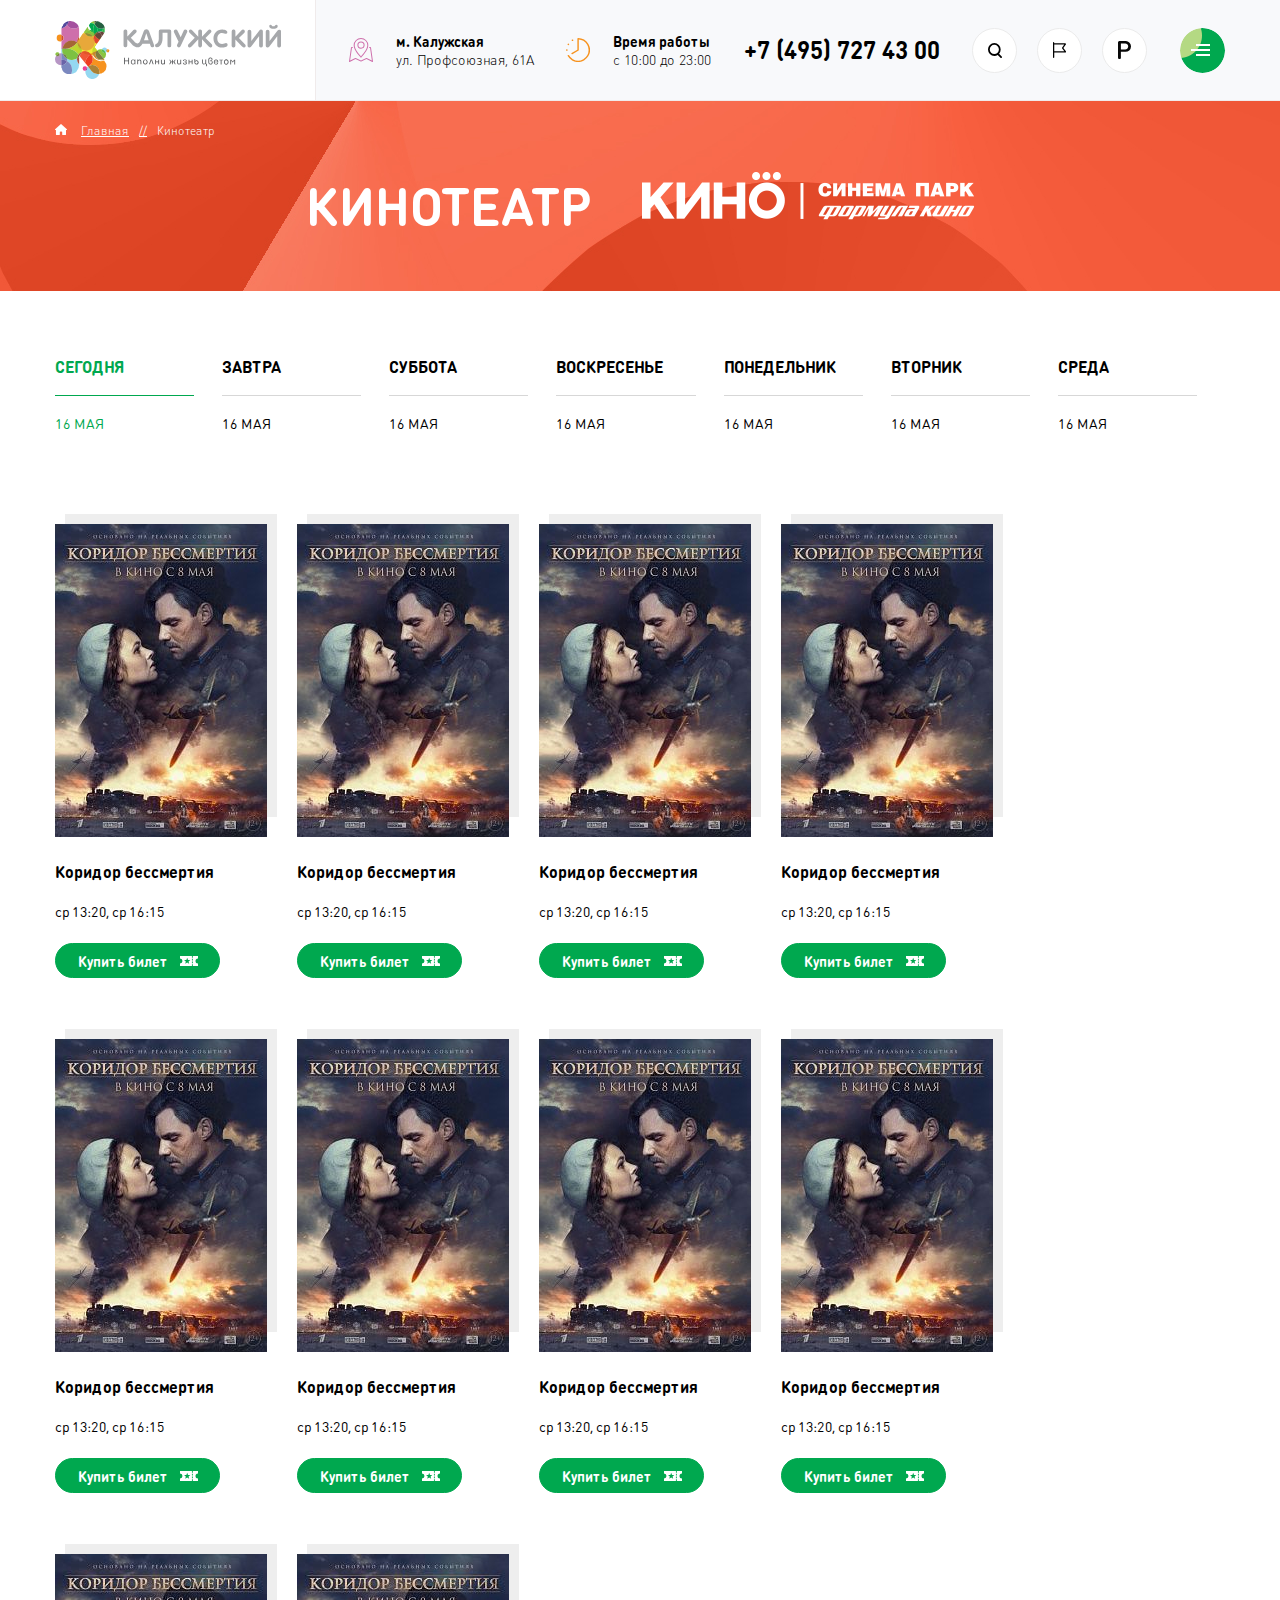
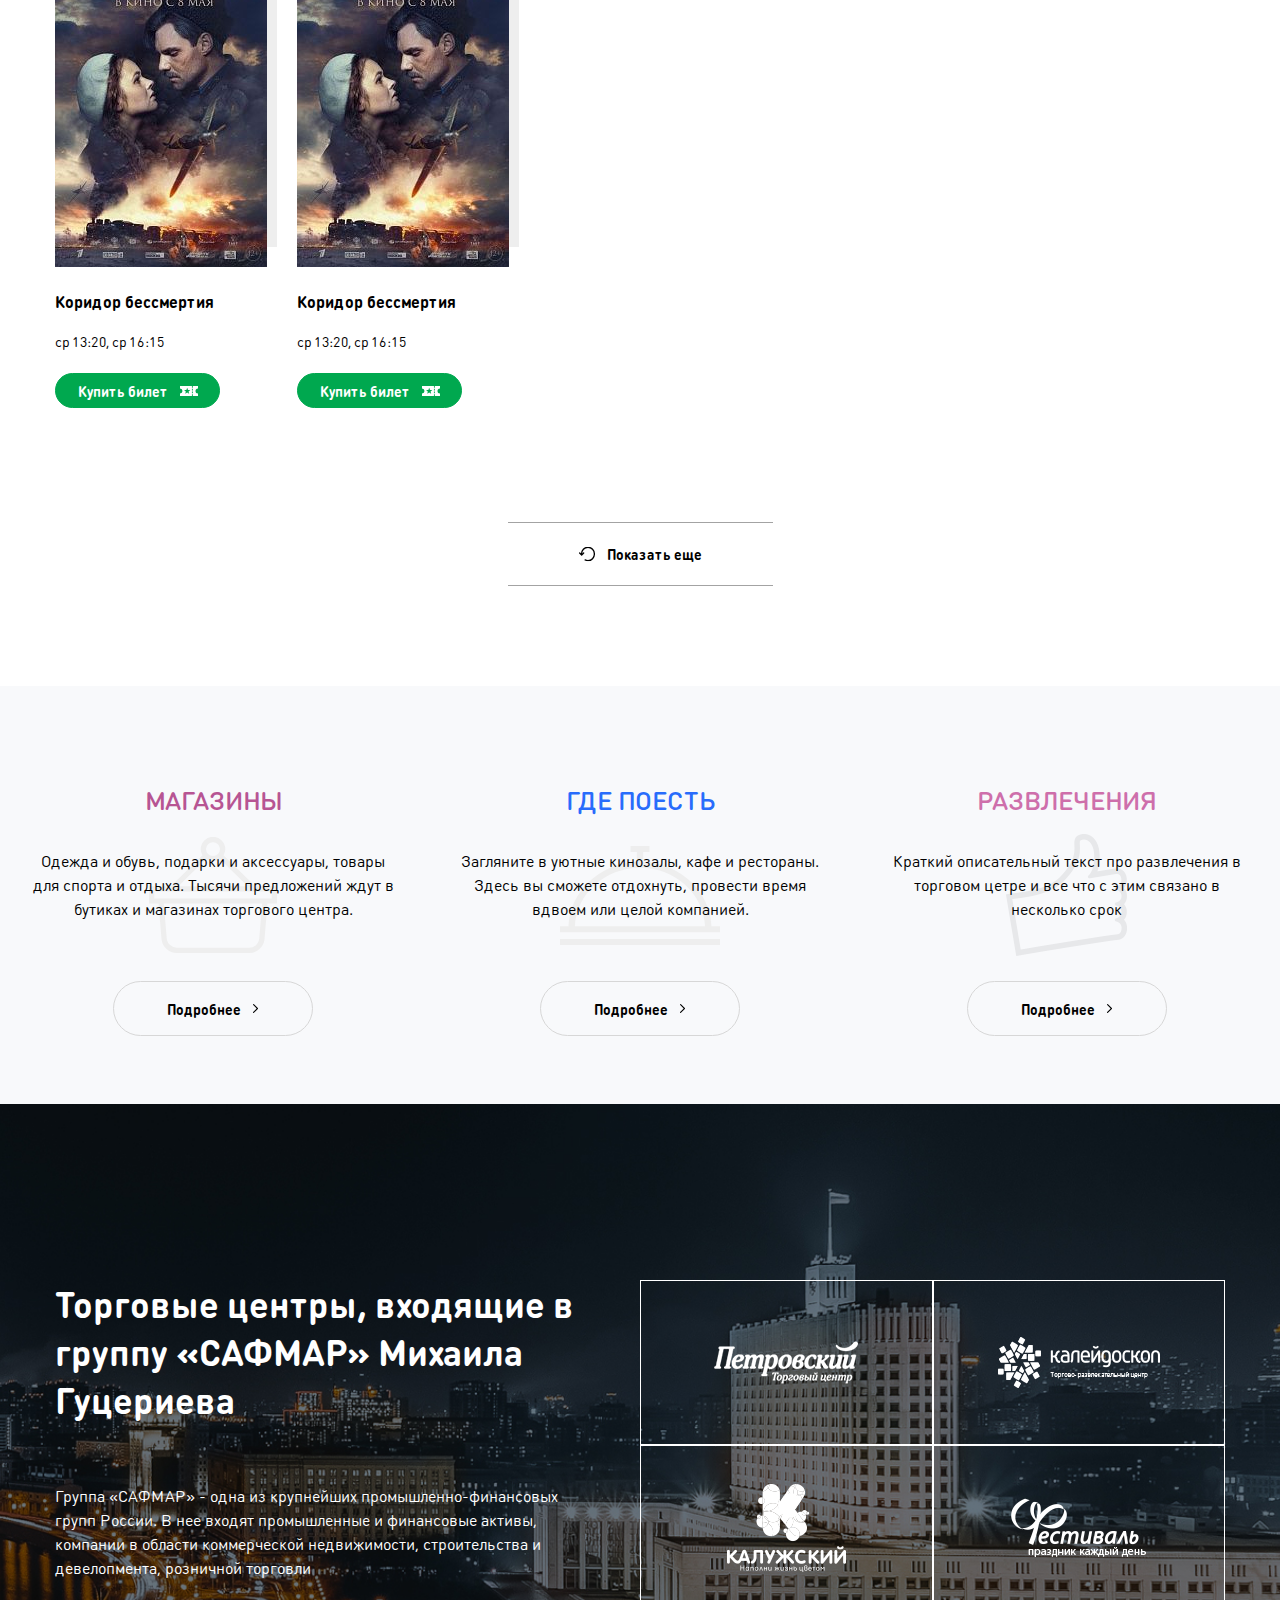
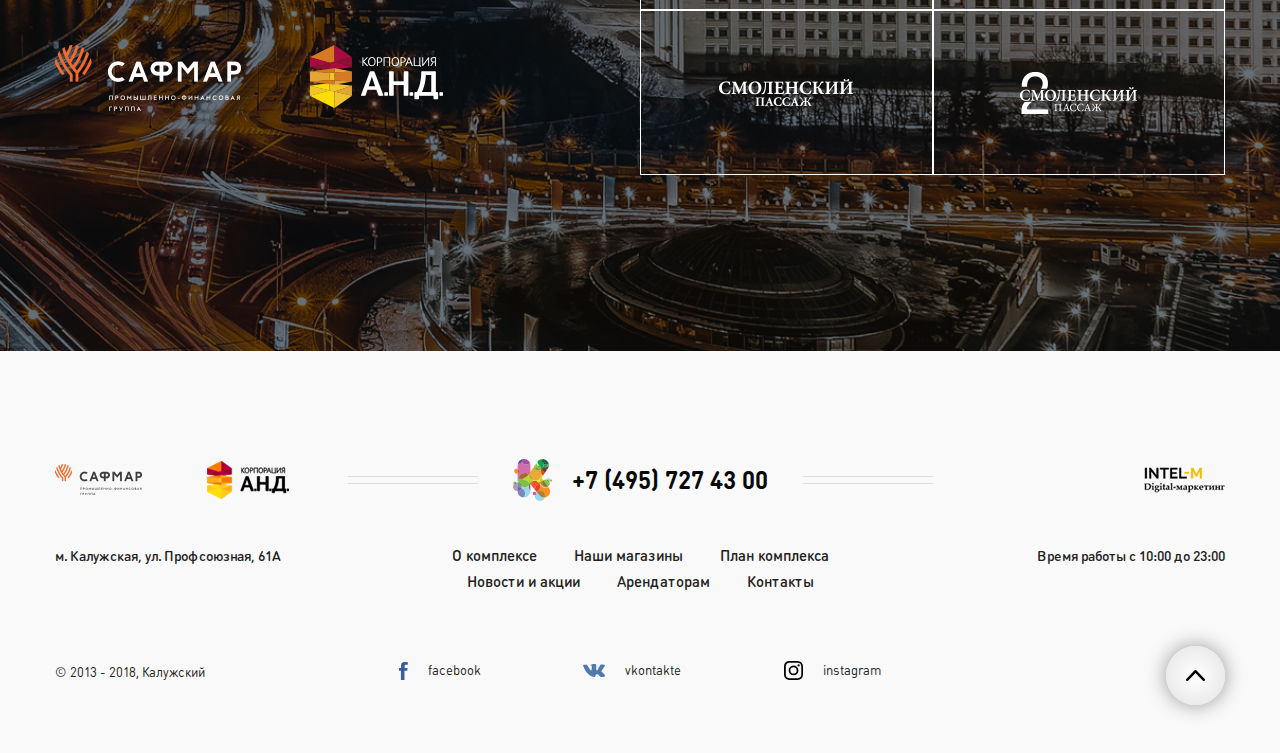
<file: cinema.html>
<!DOCTYPE html>
<html lang="en">
<head>
    <meta charset="UTF-8">
    <meta name="viewport" content="width=device-width, initial-scale=1">
    <title>Торговый центр "Калужский" - Магазины</title>
    <link rel="stylesheet" href="libs/swiper.min.css">
    <link rel="stylesheet" href="css/general.css">

</head>
<body>
<div id="wrapper">
    <header id="main-header">
    <div class="container flex wrap">
        <div class="header-logo">
            <a href="#">
                <picture>
                    <img src="img/logo.svg" alt="Лого">
                </picture>
            </a>
        </div>
        <div class="header-address flex">
            <div class="header-address_icon">
                <img src="img/head_1.svg" alt="Иконка">
            </div>
            <div class="header-address_text">
                <p>м. Калужская <br>
                    <span>ул. Профсоюзная, 61A</span>
                </p>
            </div>
        </div>
        <div class="header-time flex">
            <div class="header-time_icon">
                <img src="img/head_2.svg" alt="Иконка">
            </div>
            <div class="header-time_text">
                <p>Время работы <br>
                    <span>с 10:00 до 23:00</span>
                </p>
            </div>
        </div>
        <div class="header-phone">
            <a href="tel:+7 495 727 43 00">+7 (495) 727 43 00</a>
        </div>
        <div class="header-buttons flex">
            <div class="header_search-wrap">
                <div class="btn header_btn-search flex center">
                    <img src="img/head_search.svg" alt="Поиск">
                </div>
                <div class="header-search">
                    <form action="" id="header-search">
                        <div class="input-wrap">
                            <label for="header-search_input" class="flex">
                                <span>Введите слово для поиска</span>
                            </label>
                            <input type="text" id="header-search_input" name="header-search_input" class="input-text">
                        </div>
                        <button type="submit" class="btn-submit">
                            <img src="img/head_search.svg" alt="Поиск">
                        </button>
                    </form>
                </div>
            </div>
            <div class="btn location flex center" onclick="location.href='#section-map'">
                <img src="img/head_location.svg" alt="Иконка">
            </div>
            <div class="btn parking flex center" onclick="location.href='#parking'">
                <img src="img/heap_parking.svg" alt="Иконка">
            </div>
        </div>
        <div class="header-menu js-menu-btn">
            <div class="btn-menu flex column">
                <span class="one"></span>
                <span class="two"></span>
                <span class="three"></span>
            </div>
        </div>
    </div>
</header>
    <header id="cinema" class="page-header inner">
    <div class="container flex column">
        <div class="bread-crumbs flex">
            <picture>
                <img src="img/home-icon.png" alt="Домой">
            </picture>
            <ul class="bread-crumbs_wrap flex">
                <li class="active">Главная<span>//</span></li>
                <li>Кинотеатр</li>
            </ul>
        </div>
        <div class="page-title_wrap flex column center">
            <div class="page-title flex">
                <h1>Кинотеатр</h1>
                <picture>
                    <source media="(max-width: 414px)" srcset="img/section-3_logo-cinema-414.png">
                    <source media="(max-width: 768px)" srcset="img/section-3_logo-cinema-768.png">
                    <img src="img/section-3_logo-cinema.png" alt="Кинотеатр">
                </picture>
            </div>
        </div>
    </div>
</header>
    <section class="movies-list__section">
    <div class="container">
        <div class="cinema-tabs">
            <ul class="flex">
                <li class="js-tab">
                    <span class="day">Сегодня</span>
                    <span class="date">16 мая</span>
                </li>
                <li class="js-tab">
                    <span class="day">Завтра</span>
                    <span class="date">16 мая</span>
                </li>
                <li class="js-tab">
                    <span class="day">Суббота</span>
                    <span class="date">16 мая</span>
                </li>
                <li class="js-tab">
                    <span class="day">Воскресенье</span>
                    <span class="date">16 мая</span>
                </li>
                <li class="js-tab">
                    <span class="day">Понедельник</span>
                    <span class="date">16 мая</span>
                </li>
                <li class="js-tab">
                    <span class="day">Вторник</span>
                    <span class="date">16 мая</span>
                </li>
                <li class="js-tab">
                    <span class="day">Среда</span>
                    <span class="date">16 мая</span>
                </li>
            </ul>
        </div>
        <div class="cinema-content_wrap">
            <div class="cinema-content flex wrap js-tab-cont">
                <div class="movie">
                    <div class="poster"><img src="img/cinema-slide-1.jpg" alt="Кино-постер"></div>
                    <div class="title">
                        <p>Коридор бессмертия</p>
                    </div>
                    <div class="time">
                        <p>ср 13:20, ср 16:15</p>
                    </div>
                    <div class="btn-order">
                        <button class="flex center"><span>Купить билет</span></button>
                    </div>
                </div>
                <div class="movie">
                    <div class="poster"><img src="img/cinema-slide-1.jpg" alt="Кино-постер"></div>
                    <div class="title">
                        <p>Коридор бессмертия</p>
                    </div>
                    <div class="time">
                        <p>ср 13:20, ср 16:15</p>
                    </div>
                    <div class="btn-order">
                        <button class="flex center"><span>Купить билет</span></button>
                    </div>
                </div>
                <div class="movie">
                    <div class="poster"><img src="img/cinema-slide-1.jpg" alt="Кино-постер"></div>
                    <div class="title">
                        <p>Коридор бессмертия</p>
                    </div>
                    <div class="time">
                        <p>ср 13:20, ср 16:15</p>
                    </div>
                    <div class="btn-order">
                        <button class="flex center"><span>Купить билет</span></button>
                    </div>
                </div>
                <div class="movie">
                    <div class="poster"><img src="img/cinema-slide-1.jpg" alt="Кино-постер"></div>
                    <div class="title">
                        <p>Коридор бессмертия</p>
                    </div>
                    <div class="time">
                        <p>ср 13:20, ср 16:15</p>
                    </div>
                    <div class="btn-order">
                        <button class="flex center"><span>Купить билет</span></button>
                    </div>
                </div>
                <div class="movie">
                    <div class="poster"><img src="img/cinema-slide-1.jpg" alt="Кино-постер"></div>
                    <div class="title">
                        <p>Коридор бессмертия</p>
                    </div>
                    <div class="time">
                        <p>ср 13:20, ср 16:15</p>
                    </div>
                    <div class="btn-order">
                        <button class="flex center"><span>Купить билет</span></button>
                    </div>
                </div>
                <div class="movie">
                    <div class="poster"><img src="img/cinema-slide-1.jpg" alt="Кино-постер"></div>
                    <div class="title">
                        <p>Коридор бессмертия</p>
                    </div>
                    <div class="time">
                        <p>ср 13:20, ср 16:15</p>
                    </div>
                    <div class="btn-order">
                        <button class="flex center"><span>Купить билет</span></button>
                    </div>
                </div>
                <div class="movie">
                    <div class="poster"><img src="img/cinema-slide-1.jpg" alt="Кино-постер"></div>
                    <div class="title">
                        <p>Коридор бессмертия</p>
                    </div>
                    <div class="time">
                        <p>ср 13:20, ср 16:15</p>
                    </div>
                    <div class="btn-order">
                        <button class="flex center"><span>Купить билет</span></button>
                    </div>
                </div>
                <div class="movie">
                    <div class="poster"><img src="img/cinema-slide-1.jpg" alt="Кино-постер"></div>
                    <div class="title">
                        <p>Коридор бессмертия</p>
                    </div>
                    <div class="time">
                        <p>ср 13:20, ср 16:15</p>
                    </div>
                    <div class="btn-order">
                        <button class="flex center"><span>Купить билет</span></button>
                    </div>
                </div>
                <div class="movie">
                    <div class="poster"><img src="img/cinema-slide-1.jpg" alt="Кино-постер"></div>
                    <div class="title">
                        <p>Коридор бессмертия</p>
                    </div>
                    <div class="time">
                        <p>ср 13:20, ср 16:15</p>
                    </div>
                    <div class="btn-order">
                        <button class="flex center"><span>Купить билет</span></button>
                    </div>
                </div>
                <div class="movie">
                    <div class="poster"><img src="img/cinema-slide-1.jpg" alt="Кино-постер"></div>
                    <div class="title">
                        <p>Коридор бессмертия</p>
                    </div>
                    <div class="time">
                        <p>ср 13:20, ср 16:15</p>
                    </div>
                    <div class="btn-order">
                        <button class="flex center"><span>Купить билет</span></button>
                    </div>
                </div>
            </div>
            <div class="cinema-content flex wrap js-tab-cont">
                <div class="movie">
                    <div class="poster"><img src="img/cinema-slide-1.jpg" alt="Кино-постер"></div>
                    <div class="title">
                        <p>Коридор бессмертия</p>
                    </div>
                    <div class="time">
                        <p>ср 13:20, ср 16:15</p>
                    </div>
                    <div class="btn-order">
                        <button class="flex center"><span>Купить билет</span></button>
                    </div>
                </div>
                <div class="movie">
                    <div class="poster"><img src="img/cinema-slide-1.jpg" alt="Кино-постер"></div>
                    <div class="title">
                        <p>Коридор бессмертия</p>
                    </div>
                    <div class="time">
                        <p>ср 13:20, ср 16:15</p>
                    </div>
                    <div class="btn-order">
                        <button class="flex center"><span>Купить билет</span></button>
                    </div>
                </div>
                <div class="movie">
                    <div class="poster"><img src="img/cinema-slide-1.jpg" alt="Кино-постер"></div>
                    <div class="title">
                        <p>Коридор бессмертия</p>
                    </div>
                    <div class="time">
                        <p>ср 13:20, ср 16:15</p>
                    </div>
                    <div class="btn-order">
                        <button class="flex center"><span>Купить билет</span></button>
                    </div>
                </div>
                <div class="movie">
                    <div class="poster"><img src="img/cinema-slide-1.jpg" alt="Кино-постер"></div>
                    <div class="title">
                        <p>Коридор бессмертия</p>
                    </div>
                    <div class="time">
                        <p>ср 13:20, ср 16:15</p>
                    </div>
                    <div class="btn-order">
                        <button class="flex center"><span>Купить билет</span></button>
                    </div>
                </div>
                <div class="movie">
                    <div class="poster"><img src="img/cinema-slide-1.jpg" alt="Кино-постер"></div>
                    <div class="title">
                        <p>Коридор бессмертия</p>
                    </div>
                    <div class="time">
                        <p>ср 13:20, ср 16:15</p>
                    </div>
                    <div class="btn-order">
                        <button class="flex center"><span>Купить билет</span></button>
                    </div>
                </div>
                <div class="movie">
                    <div class="poster"><img src="img/cinema-slide-1.jpg" alt="Кино-постер"></div>
                    <div class="title">
                        <p>Коридор бессмертия</p>
                    </div>
                    <div class="time">
                        <p>ср 13:20, ср 16:15</p>
                    </div>
                    <div class="btn-order">
                        <button class="flex center"><span>Купить билет</span></button>
                    </div>
                </div>
                <div class="movie">
                    <div class="poster"><img src="img/cinema-slide-1.jpg" alt="Кино-постер"></div>
                    <div class="title">
                        <p>Коридор бессмертия</p>
                    </div>
                    <div class="time">
                        <p>ср 13:20, ср 16:15</p>
                    </div>
                    <div class="btn-order">
                        <button class="flex center"><span>Купить билет</span></button>
                    </div>
                </div>
                <div class="movie">
                    <div class="poster"><img src="img/cinema-slide-1.jpg" alt="Кино-постер"></div>
                    <div class="title">
                        <p>Коридор бессмертия</p>
                    </div>
                    <div class="time">
                        <p>ср 13:20, ср 16:15</p>
                    </div>
                    <div class="btn-order">
                        <button class="flex center"><span>Купить билет</span></button>
                    </div>
                </div>
                <div class="movie">
                    <div class="poster"><img src="img/cinema-slide-1.jpg" alt="Кино-постер"></div>
                    <div class="title">
                        <p>Коридор бессмертия</p>
                    </div>
                    <div class="time">
                        <p>ср 13:20, ср 16:15</p>
                    </div>
                    <div class="btn-order">
                        <button class="flex center"><span>Купить билет</span></button>
                    </div>
                </div>
                <div class="movie">
                    <div class="poster"><img src="img/cinema-slide-1.jpg" alt="Кино-постер"></div>
                    <div class="title">
                        <p>Коридор бессмертия</p>
                    </div>
                    <div class="time">
                        <p>ср 13:20, ср 16:15</p>
                    </div>
                    <div class="btn-order">
                        <button class="flex center"><span>Купить билет</span></button>
                    </div>
                </div>
            </div>
            <div class="filter-results_btn-more">
                <button class="btn-more flex js-btn-more"><span>Показать еще</span></button>
            </div>
        </div>
    </div>
</section>
    <section id="section-where" class="flex">
    <a href="#" class="element flex column">
        <div class="title">
            <h3>МАГАЗИНЫ</h3>
        </div>
        <div class="text">
            <p>Одежда и обувь, подарки и аксессуары, товары для спорта
                и отдыха. Тысячи предложений ждут в бутиках и магазинах
                торгового центра.
            </p>
        </div>
        <div class="button">
            <button class="flex center"><span>Подробнее</span></button>
        </div>
    </a>
    <a href="#" class="element flex column">
        <div class="title">
            <h3>ГДЕ ПОЕСТЬ</h3>
        </div>
        <div class="text">
            <p>Загляните в уютные кинозалы, кафе и рестораны. Здесь вы
                сможете отдохнуть, провести время вдвоем или целой
                компанией.</p>
        </div>
        <div class="button">
            <button class="flex center"><span>Подробнее</span></button>
        </div>
    </a>
    <a href="#" class="element flex column">
        <div class="title">
            <h3>РАЗВЛЕЧЕНИЯ</h3>
        </div>
        <div class="text">
            <p>Краткий описательный текст про развлечения в торговом цетре
                и все что с этим связано в несколько срок</p>
        </div>
        <div class="button">
            <button class="flex center"><span>Подробнее</span></button>
        </div>
    </a>
</section>
    <section id="shop-center">
    <div class="container flex">
        <div class="shop-center__left-part">
            <div class="title">
                <h2>Торговые центры, входящие в группу
                    «САФМАР» Михаила Гуцериева</h2>
            </div>
            <div class="text">
                <p>Группа «САФМАР» - одна из крупнейших промышленно-финансовых групп России.
                    В нее входят промышленные и финансовые активы, компании в области коммерческой
                    недвижимости, строительства и девелопмента, розничной торговли</p>
            </div>
            <div class="logos flex">
                <a href="http://www.safmargroup.ru/">
                    <img src="img/safmar-icon.png" alt="Лого">
                </a>
                <a href="">
                    <img src="img/and-icon.png" alt="Лого">
                </a>
            </div>
        </div>
        <div class="shop-center__right-part flex wrap">
            <div class="element sc-1 flex center column">
                <div class="sc-link_wrap">
                    <a href="http://petrovskiy-center.ru/"></a>
                </div>
            </div>
            <div class="element sc-2 flex center column">
                <div class="sc-link_wrap">
                    <a href="http://kaleidoscope-center.ru/"></a>
                </div>
            </div>
            <div class="element sc-3 flex center column">
                <div class="sc-link_wrap">
                    <a href="http://tc-kaluzhsky.ru/"></a>
                </div>
            </div>
            <div class="element sc-4 flex center column">
                <div class="sc-link_wrap">
                    <a href="http://festival-center.ru/"></a>
                </div>
            </div>
            <div class="element sc-5 flex center column">
                <div class="sc-link_wrap">
                    <a href="http://smolenskiy.ru/"></a>
                </div>
            </div>
            <div class="element sc-6 flex center column">
                <div class="sc-link_wrap">
                    <a href="http://smolenskiy-2.ru/"></a>
                </div>
            </div>
        </div>
    </div>
</section>
    <footer id="footer">
    <div class="container">
        <div class="footer__logo-phone-intel_wrap flex">
            <div class="footer__logos flex">
                <a href="http://www.safmargroup.ru/">
                    <img src="img/footer-safmar-logo.png" alt="Лого">
                </a>
                <a href="https://www.a-n-d.pro/">
                    <img src="img/footer-and-logo.png" alt="Лого">
                </a>
            </div>
            <div class="footer__phone-logo flex">
                <div class="logo">
                    <a href="index.html">
                        <img src="img/k.svg" alt="Лого">
                    </a>
                </div>
                <div class="phone">
                    <a href="tel:+74957274300">+7 (495) 727 43 00</a>
                </div>
            </div>
            <div class="footer__intel flex">
                <a href="http://intel-web.ru/">
                    <img src="img/footer-intel-logo.png" alt="Интел М">
                </a>
            </div>
        </div>
        <div class="footer__bottom-wrap flex">
            <div class="footer__address-copyright_wrap flex column">
                <div class="footer__address">
                    <p>м. Калужская, ул. Профсоюзная, 61А</p>
                </div>
                <div class="footer__copyright">
                    <p>© 2013 - 2018, Калужский</p>
                </div>
            </div>
            <div class="footer__menu-social-links_wrap flex column">
                <nav class="footer__footer-menu">
                    <ul class="flex wrap">
                        <li><a href="#">О комплексе</a></li>
                        <li><a href="#">Наши магазины</a></li>
                        <li><a href="#">План комплекса</a></li>
                        <li><a href="#">Новости и акции</a></li>
                        <li><a href="#">Арендаторам</a></li>
                        <li><a href="#">Контакты</a></li>
                    </ul>
                </nav>
                <div class="footer__social-links flex">
                    <div class="fb flex">
                        <a href="#" class="flex"><img src="img/Socio_facebook.svg" alt="Лого" class="logo"><span>facebook</span></a>
                    </div>
                    <div class="vk flex">
                        <a href="#" class="flex"><img src="img/socio_vk.svg" alt="Лого" class="logo"><span>vkontakte</span></a>
                    </div>
                    <div class="insta flex">
                        <a href="#" class="flex"><img src="img/socio_inst.svg" alt="Лого" class="logo"><span>instagram</span></a>
                    </div>
                </div>
            </div>
            <div class="footer__time-arrow_wrap flex column">
                <div class="footer__time">
                    <p>Время работы с 10:00 до 23:00</p>
                </div>
                <div class="footer__up flex center"><span></span></div>
            </div>
        </div>
    </div>
</footer>
</div>

<script src="libs/jquery-3.2.1.min.js"></script>
<script src="libs/jquery.maskedinput.min.js"></script>
<script src="libs/swiper.min.js"></script>
<script src="js/scripts.js"></script>

</body>
</html>
</file>
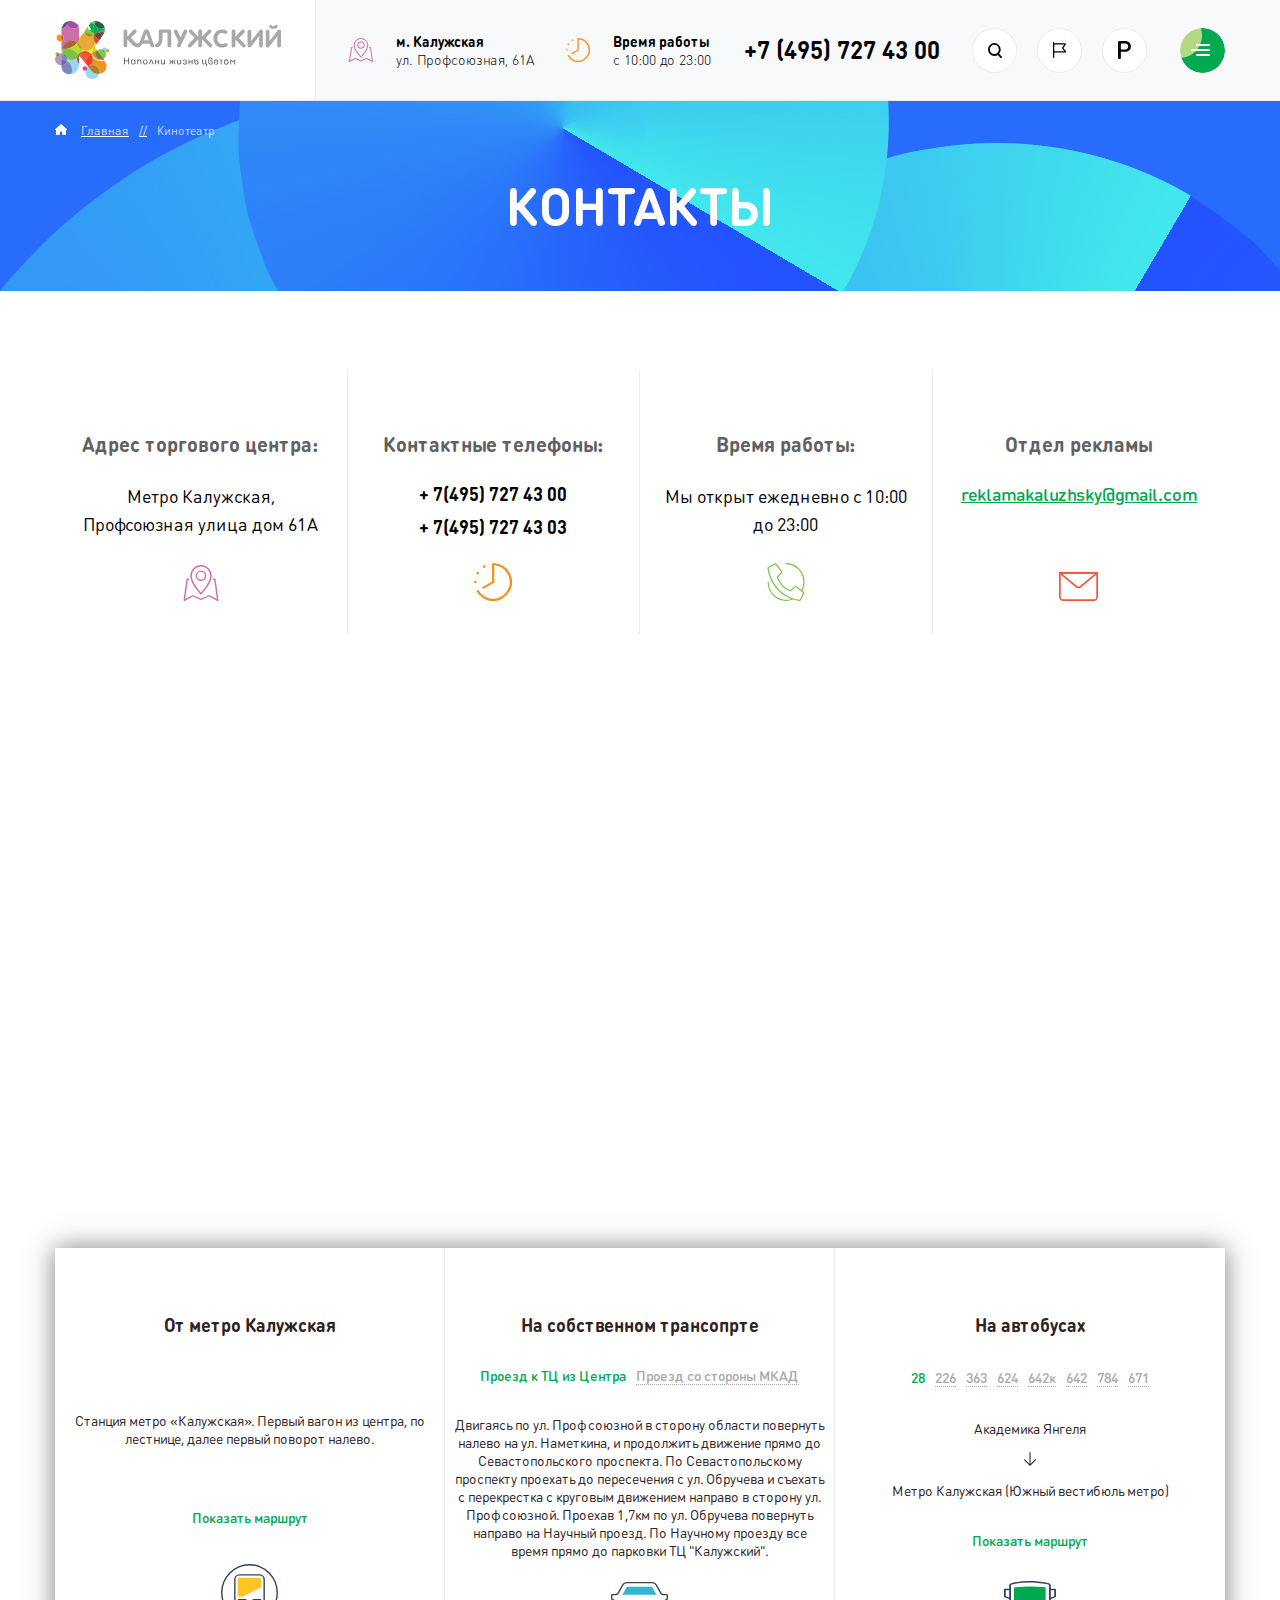
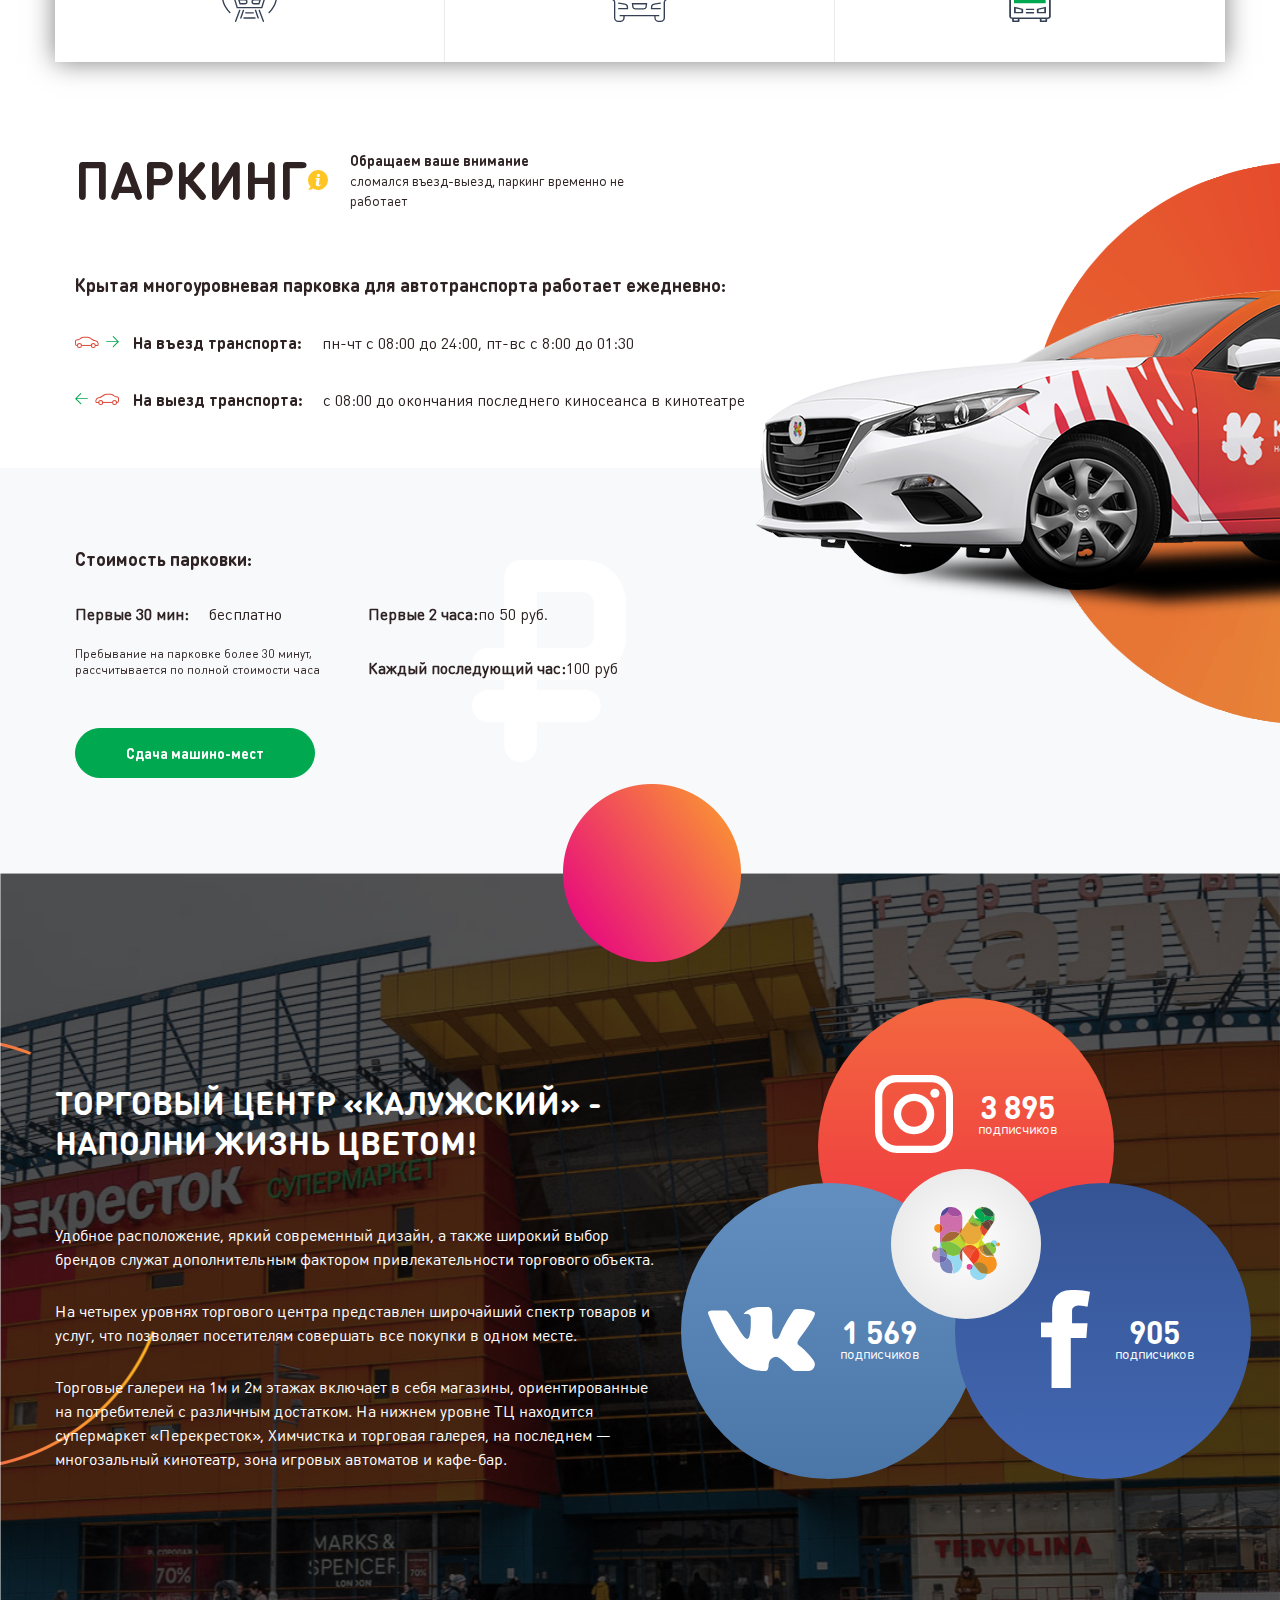
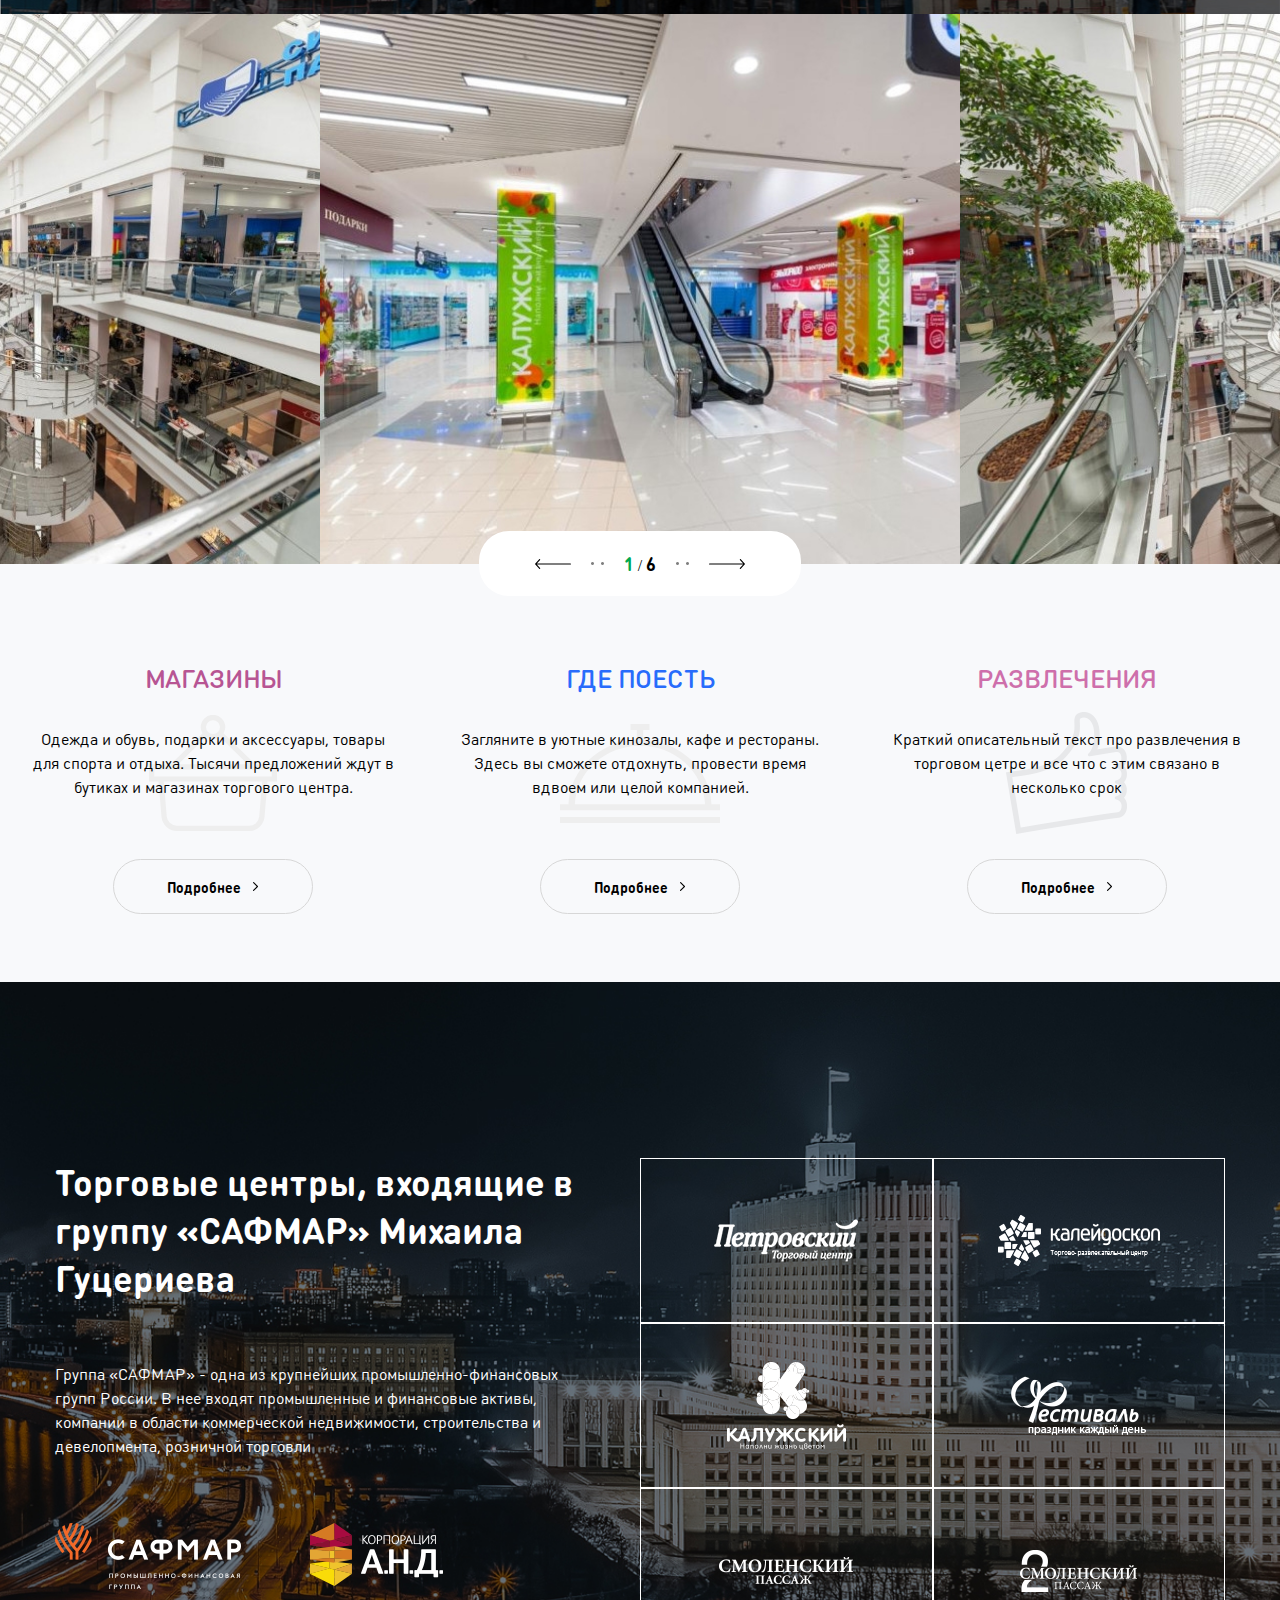
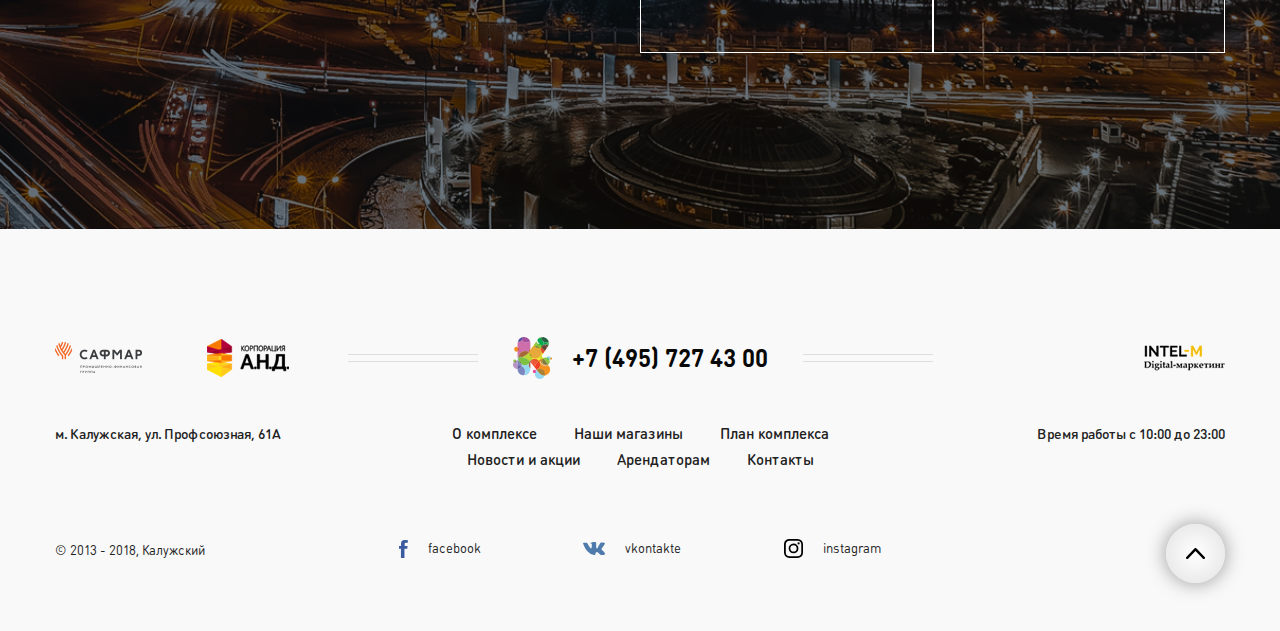
<file: contacts.html>
<!DOCTYPE html>
<html lang="en">
<head>
    <meta charset="UTF-8">
    <meta name="viewport" content="width=device-width, initial-scale=1">
    <title>Торговый центр "Калужский" - Магазины</title>
    <link rel="stylesheet" href="libs/swiper.min.css">
    <link rel="stylesheet" href="css/general.css">

</head>
<body>
<div id="wrapper">
    <header id="main-header">
    <div class="container flex wrap">
        <div class="header-logo">
            <a href="#">
                <picture>
                    <img src="img/logo.svg" alt="Лого">
                </picture>
            </a>
        </div>
        <div class="header-address flex">
            <div class="header-address_icon">
                <img src="img/head_1.svg" alt="Иконка">
            </div>
            <div class="header-address_text">
                <p>м. Калужская <br>
                    <span>ул. Профсоюзная, 61A</span>
                </p>
            </div>
        </div>
        <div class="header-time flex">
            <div class="header-time_icon">
                <img src="img/head_2.svg" alt="Иконка">
            </div>
            <div class="header-time_text">
                <p>Время работы <br>
                    <span>с 10:00 до 23:00</span>
                </p>
            </div>
        </div>
        <div class="header-phone">
            <a href="tel:+7 495 727 43 00">+7 (495) 727 43 00</a>
        </div>
        <div class="header-buttons flex">
            <div class="header_search-wrap">
                <div class="btn header_btn-search flex center">
                    <img src="img/head_search.svg" alt="Поиск">
                </div>
                <div class="header-search">
                    <form action="" id="header-search">
                        <div class="input-wrap">
                            <label for="header-search_input" class="flex">
                                <span>Введите слово для поиска</span>
                            </label>
                            <input type="text" id="header-search_input" name="header-search_input" class="input-text">
                        </div>
                        <button type="submit" class="btn-submit">
                            <img src="img/head_search.svg" alt="Поиск">
                        </button>
                    </form>
                </div>
            </div>
            <div class="btn location flex center" onclick="location.href='#section-map'">
                <img src="img/head_location.svg" alt="Иконка">
            </div>
            <div class="btn parking flex center" onclick="location.href='#parking'">
                <img src="img/heap_parking.svg" alt="Иконка">
            </div>
        </div>
        <div class="header-menu js-menu-btn">
            <div class="btn-menu flex column">
                <span class="one"></span>
                <span class="two"></span>
                <span class="three"></span>
            </div>
        </div>
    </div>
</header>
    <header id="contacts" class="page-header inner">
    <div class="container flex column">
        <div class="bread-crumbs flex">
            <picture>
                <img src="img/home-icon.png" alt="Домой">
            </picture>
            <ul class="bread-crumbs_wrap flex">
                <li class="active">Главная<span>//</span></li>
                <li>Кинотеатр</li>
            </ul>
        </div>
        <div class="page-title_wrap flex column center">
            <div class="page-title flex">
                <h1>Контакты</h1>
            </div>
        </div>
    </div>
</header>
    <section class="contacts__section">
    <div class="container flex wrap">
        <div class="element flex center column">
            <div class="text_wrap flex center column">
                <div class="title">
                    <p>Адрес торгового центра:</p>
                </div>
                <div class="text">
                    <p>Метро Калужская, Профсоюзная улица дом 61A</p>
                </div>
            </div>
            <div class="icon_wrap"><img src="img/cont_1.svg" alt="Как добраться: иконка" class="address-icon"></div>
        </div>
        <div class="element flex center column">
            <div class="text_wrap center column">
                <div class="title">
                    <p>Контактные телефоны:</p>
                </div>
                <div class="text phone">
                    <a href="tel: + 7(495) 727 43 00"> + 7(495) 727 43 00</a>
                    <a href="tel: + 7(495) 727 43 03"> + 7(495) 727 43 03</a>
                </div>
            </div>
            <div class="icon_wrap"><img src="img/cont_3.svg" alt="Время работы: иконка" class="phone-icon"></div>
        </div>
        <div class="element flex center column">
            <div class="text_wrap center column">
                <div class="title">
                    <p>Время работы:</p>
                </div>
                <div class="text">
                    <p>Мы открыт ежедневно с 10:00 до 23:00</p>
                </div>
            </div>
            <div class="icon_wrap"><img src="img/cont_2.svg" alt="Контакты: иконка" class="time-icon"></div>
        </div>
        <div class="element flex center column">
            <div class="text_wrap center column">
                <div class="title">
                    <p>Отдел рекламы</p>
                </div>
                <div class="link"><a href="email:reklamakaluzhsky@gmail.com">reklamakaluzhsky@gmail.com</a></div>
            </div>
            <div class="icon_wrap"><img src="img/cont_4.svg" alt="План торгового центра: иконка" class="email-icon"></div>
        </div>
    </div>
</section>
    <section id="section-map">
    <div class="section-map__map">
        <div id="YMapsID"></div>
    </div>
    <div class="container">
        <div class="section-map__address-wrap flex">
            <div class="metro-wrap element">
                <div class="title">
                    <p>От метро Калужская</p>
                </div>
                <div class="desc">
                    <p>Станция метро «Калужская». Первый вагон из центра,
                        по лестнице, далее первый поворот налево.</p>
                </div>
                <div class="show">
                    <p>Показать маршрут</p>
                </div>
                <div class="icon">
                    <img src="img/how_1.svg" alt="Иконка">
                </div>
            </div>
            <div class="car-wrap element">
                <div class="title">
                    <p>На собственном трансопрте</p>
                </div>
                <div class="nav-tabs flex">
                    <span class="tab js-tab active">Проезд к ТЦ из Центра</span>
                    <span class="tab js-tab">Проезд со стороны МКАД</span>
                </div>
                <div class="tabs-cont_wrap">
                    <div class="js-tab-cont tabs-cont desc">
                        <p>Двигаясь по ул. Профсоюзной в сторону области повернуть
                            налево на ул. Наметкина, и продолжить движение прямо до
                            Севастопольского проспекта. По Севастопольскому проспекту
                            проехать до пересечения с ул. Обручева и съехать с перекрестка
                            с круговым движением направо в сторону ул. Профсоюзной.
                            Проехав 1,7км по ул. Обручева повернуть направо на Научный
                            проезд. По Научному проезду все время прямо до парковки
                            ТЦ "Калужский".</p>
                    </div>
                    <div class="js-tab-cont tabs-cont desc">
                        <p>Двигаясь по ул. Профсоюзной в сторону области повернуть
                            налево на ул. Наметкина, и продолжить движение прямо до
                            Севастопольского проспекта. По Севастопольскому проспекту
                            проехать до пересечения с ул. Обручева и съехать с перекрестка
                            с круговым движением направо в сторону ул. Профсоюзной.
                            Проехав 1,7км по ул. Обручева повернуть направо на Научный
                            проезд. По Научному проезду все время прямо до парковки
                            ТЦ "Калужский".</p>
                    </div>
                </div>
                <div class="icon">
                    <img src="img/how_2.svg" alt="Иконка">
                </div>
            </div>
            <div class="bus-wrap element">
                <div class="title">
                    <p>На автобусах</p>
                </div>
                <div class="nav-tabs flex">
                    <span class="tab js-tab active">28</span>
                    <span class="tab js-tab">226</span>
                    <span class="tab js-tab">363</span>
                    <span class="tab js-tab">624</span>
                    <span class="tab js-tab">642к</span>
                    <span class="tab js-tab">642</span>
                    <span class="tab js-tab">784</span>
                    <span class="tab js-tab">671</span>
                </div>
                <div class="tabs-cont_wrap">
                    <div class="tabs-cont desc js-tab-cont">
                        <div class="desc">
                            <p>Академика Янгеля</p>
                        </div>
                        <div class="arrow-img"><img src="img/arrow_down.svg" alt="Стрелка"></div>
                        <div class="desc">
                            <p>Метро Калужская (Южный вестибюль метро)</p>
                        </div>
                    </div>
                    <div class="tabs-cont desc js-tab-cont">
                        <div class="desc">
                            <p>Академика Янгеля</p>
                        </div>
                        <div class="arrow-img"><img src="img/arrow_down.svg" alt="Стрелка"></div>
                        <div class="desc">
                            <p>Метро Калужская (Южный вестибюль метро)</p>
                        </div>
                    </div>
                    <div class="tabs-cont desc js-tab-cont">
                        <div class="desc">
                            <p>Академика Янгеля</p>
                        </div>
                        <div class="arrow-img"><img src="img/arrow_down.svg" alt="Стрелка"></div>
                        <div class="desc">
                            <p>Метро Калужская (Южный вестибюль метро)</p>
                        </div>
                    </div>
                </div>
                <div class="show">
                    <p>Показать маршрут</p>
                </div>
                <div class="icon">
                    <img src="img/how_3.svg" alt="Иконка">
                </div>
            </div>
        </div>
    </div>
</section>
    <section id="parking">
    <div class="section-content">
        <div class="parking__top">
            <div class="container">
                <div class="parking__title-desc flex">
                    <div class="title">
                        <h2>Паркинг</h2>
                    </div>
                    <div class="desc flex">
                        <div class="icon"><img src="img/info.svg" alt="Иконка"></div>
                        <div class="text">
                            <p><span>Обращаем ваше внимание</span> <br>
                                сломался въезд-выезд, паркинг временно не работает</p>
                        </div>
                    </div>
                </div>
                <div class="parking__top_content-wrap">
                    <div class="title-2">
                        <h3>Крытая многоуровневая парковка для автотранспорта работает ежедневно:</h3>
                    </div>
                    <div class="time-desc flex">
                        <div class="icon"><img src="img/parking_1.svg" alt="Иконка"></div>
                        <div class="desc">
                            <p>На въезд транспорта:</p>
                        </div>
                        <div class="time">
                            <p>пн-чт с 08:00 до 24:00, пт-вс с 8:00 до 01:30</p>
                        </div>
                    </div>
                    <div class="time-desc flex">
                        <div class="icon"><img src="img/parking_2.svg" alt="Иконка"></div>
                        <div class="desc">
                            <p>На выезд транспорта:</p>
                        </div>
                        <div class="time">
                            <p> с 08:00 до окончания последнего киносеанса в кинотеатре</p>
                        </div>
                    </div>
                </div>
            </div>
        </div>
        <div class="parking__bottom">
            <div class="container">
                <div class="parking__bottom-title">
                    <h3>Стоимость парковки:</h3>
                </div>
                <div class="parking__bottom_content-wrap flex">
                    <div class="content flex column">
                        <div class="price flex">
                            <p class="bold time">Первые 30 мин:</p>
                            <p>бесплатно</p>
                        </div>
                        <div class="desc">
                            <p>Пребывание на парковке более 30 минут, <br>
                                рассчитывается по полной стоимости часа</p>
                        </div>
                    </div>
                    <div class="content flex column">
                        <div class="price flex">
                            <p class="bold">Первые 2 часа:</p>
                            <p>по 50 руб.</p>
                        </div>
                        <div class="price flex">
                            <p class="bold">Каждый последующий час:</p>
                            <p>100 руб</p>
                        </div>
                    </div>
                </div>
                <div class="parking__btn js-btn-car">
                    <button><span>Сдача машино-мест</span></button>
                </div>
            </div>
        </div>
        <div class="freeze"></div>
    </div>
    <div id="car-modal" class="modal">
        <div class="car-modal_wrap container flex">
            <div class="car-modal__content flex">
                <div class="car-modal__form_wrap">
                    <div class="form-title">
                        <h3>Арендаторам</h3>
                    </div>
                    <div class="form-desc">
                        <p>Заполните заявку, чтобы мы могли сформировать
                            для вас коммерческое предложение </p>
                    </div>
                    <form action="" id="car__form" class="car__form">
                        <div class="text-input_wrap flex">
                            <div class="input-wrap">
                                <input id="brend_name" type="text" name="brend_name">
                                <label for="brend_name">
                                    <span class="title">Название бренда</span>
                                </label>
                            </div>
                            <div class="input-wrap">
                                <input id="phone" type="tel" name="phone" class="js-phone">
                                <label for="phone">
                                    <span class="title">Контактсный телефон</span>
                                </label>
                            </div>
                        </div>
                        <div class="select-input_wrap flex">
                            <div class="input-wrap">
                                <input id="company_type" type="text" name="company_type">
                                <label for="company_type">
                                    <span class="title">Профиль компании</span>
                                </label>
                            </div>
                            <div class="input-wrap">
                                <input id="size" type="text" name="size">
                                <label for="size">
                                    <span class="title">Размер торговой площади (м&sup2;)</span>
                                </label>
                            </div>
                        </div>
                        <div class="input-checkbox">
                            <input id="car-form_checkbox" type="checkbox">
                            <label for="car-form_checkbox" class="flex">
                                <span>Я согласен с условиями <u>Политики конфиденциальности</u></span>
                            </label>
                        </div>
                        <div class="btn-submit_wrap">
                            <button class="btn-form_submit" type="submit"><span>Отправить сообщение</span></button>
                        </div>
                    </form>
                </div>
                <div class="back-wrap flex column">
                    <div class="back js-btn-car_back">
                        <img src="img/btn-more_results-white.png" alt="Назад">
                        <span class="text-back">Вернуться назад</span>
                    </div>
                </div>
            </div>
        </div>
    </div>
</section>
    <section id="about-center">
    <div class="container circle-bottom_wrap">
        <div class="circle-bottom"><img src="img/parking_circle-1.png" alt="Круг"></div>
    </div>
    <div class="container flex">
        <div class="about-center_left-part">
            <div class="title">
                <h2>Торговый центр «Калужский»  -
                    Наполни жизнь цветом!</h2>
            </div>
            <div class="text">
                <p>Удобное расположение, яркий современный дизайн, а также широкий выбор брендов
                    служат дополнительным фактором привлекательности торгового объекта.</p>
                <p>На четырех уровнях торгового центра представлен широчайший спектр товаров и услуг,
                    что позволяет посетителям совершать все покупки в одном месте.</p>
                <p>Торговые галереи на 1м и 2м этажах включает в себя магазины, ориентированные
                    на потребителей с различным достатком.  На нижнем уровне ТЦ находится супермаркет
                    «Перекресток», Химчистка и торговая галерея, на последнем — многозальный кинотеатр,
                    зона игровых автоматов и кафе-бар.</p>
            </div>
        </div>
        <div class="about-center_right-part flex wrap">
            <div class="insta-wrap">
                <div class="insta flex center">
                    <div class="logo">
                        <img src="img/socio_big_inst.svg" alt="instagram">
                    </div>
                    <div class="text-wrap">
                        <p class="number">3 895</p>
                        <p class="text">подписчиков</p>
                    </div>
                </div>
            </div>
            <div class="vk-wrap">
                <div class="vk flex center">
                    <div class="logo">
                        <img src="img/cosio_big_vk.svg" alt="vk">
                    </div>
                    <div class="text-wrap">
                        <p class="number">1 569</p>
                        <p class="text">подписчиков</p>
                    </div>
                </div>
            </div>
            <div class="fb-wrap">
                <div class="fb flex center">
                    <div class="logo">
                        <img src="img/socio_big_f.svg" alt="fb">
                    </div>
                    <div class="text-wrap">
                        <p class="number">905</p>
                        <p class="text">подписчиков</p>
                    </div>
                </div>
            </div>
            <div class="about-center_icon">
                <div class="logo flex center">
                    <img src="img/k.svg" alt="Иконка">
                </div>
            </div>
        </div>
    </div>
</section>
    <section id="index__section-10">
    <div class="section-10__slider_nav-wrap">
        <div class="section-10__slider-wrap swiper-container">
            <div id="section-10__slider" class="flex swiper-wrapper">
                <div class="slide swiper-slide"><img src="img/section-10_slide-2.jpg" alt="Фото"></div>
                <div class="slide swiper-slide"><img src="img/section-10_slide-3.jpg" alt="Фото"></div>
                <div class="slide swiper-slide"><img src="img/section-10_slide-3.jpg" alt="Фото"></div>
                <div class="slide swiper-slide"><img src="img/section-10_slide-2.jpg" alt="Фото"></div>
                <div class="slide swiper-slide"><img src="img/section-10_slide-3.jpg" alt="Фото"></div>
                <div class="slide swiper-slide"><img src="img/section-10_slide-3.jpg" alt="Фото"></div>
            </div>
        </div>
        <div class="section-10__slider-nav flex center">
            <div class="prev"></div>
            <div class="numbers"></div>
            <div class="next"></div>
        </div>
    </div>
</section>
    <section id="section-where" class="flex">
    <a href="#" class="element flex column">
        <div class="title">
            <h3>МАГАЗИНЫ</h3>
        </div>
        <div class="text">
            <p>Одежда и обувь, подарки и аксессуары, товары для спорта
                и отдыха. Тысячи предложений ждут в бутиках и магазинах
                торгового центра.
            </p>
        </div>
        <div class="button">
            <button class="flex center"><span>Подробнее</span></button>
        </div>
    </a>
    <a href="#" class="element flex column">
        <div class="title">
            <h3>ГДЕ ПОЕСТЬ</h3>
        </div>
        <div class="text">
            <p>Загляните в уютные кинозалы, кафе и рестораны. Здесь вы
                сможете отдохнуть, провести время вдвоем или целой
                компанией.</p>
        </div>
        <div class="button">
            <button class="flex center"><span>Подробнее</span></button>
        </div>
    </a>
    <a href="#" class="element flex column">
        <div class="title">
            <h3>РАЗВЛЕЧЕНИЯ</h3>
        </div>
        <div class="text">
            <p>Краткий описательный текст про развлечения в торговом цетре
                и все что с этим связано в несколько срок</p>
        </div>
        <div class="button">
            <button class="flex center"><span>Подробнее</span></button>
        </div>
    </a>
</section>
    <section id="shop-center">
    <div class="container flex">
        <div class="shop-center__left-part">
            <div class="title">
                <h2>Торговые центры, входящие в группу
                    «САФМАР» Михаила Гуцериева</h2>
            </div>
            <div class="text">
                <p>Группа «САФМАР» - одна из крупнейших промышленно-финансовых групп России.
                    В нее входят промышленные и финансовые активы, компании в области коммерческой
                    недвижимости, строительства и девелопмента, розничной торговли</p>
            </div>
            <div class="logos flex">
                <a href="http://www.safmargroup.ru/">
                    <img src="img/safmar-icon.png" alt="Лого">
                </a>
                <a href="">
                    <img src="img/and-icon.png" alt="Лого">
                </a>
            </div>
        </div>
        <div class="shop-center__right-part flex wrap">
            <div class="element sc-1 flex center column">
                <div class="sc-link_wrap">
                    <a href="http://petrovskiy-center.ru/"></a>
                </div>
            </div>
            <div class="element sc-2 flex center column">
                <div class="sc-link_wrap">
                    <a href="http://kaleidoscope-center.ru/"></a>
                </div>
            </div>
            <div class="element sc-3 flex center column">
                <div class="sc-link_wrap">
                    <a href="http://tc-kaluzhsky.ru/"></a>
                </div>
            </div>
            <div class="element sc-4 flex center column">
                <div class="sc-link_wrap">
                    <a href="http://festival-center.ru/"></a>
                </div>
            </div>
            <div class="element sc-5 flex center column">
                <div class="sc-link_wrap">
                    <a href="http://smolenskiy.ru/"></a>
                </div>
            </div>
            <div class="element sc-6 flex center column">
                <div class="sc-link_wrap">
                    <a href="http://smolenskiy-2.ru/"></a>
                </div>
            </div>
        </div>
    </div>
</section>
    <footer id="footer">
    <div class="container">
        <div class="footer__logo-phone-intel_wrap flex">
            <div class="footer__logos flex">
                <a href="http://www.safmargroup.ru/">
                    <img src="img/footer-safmar-logo.png" alt="Лого">
                </a>
                <a href="https://www.a-n-d.pro/">
                    <img src="img/footer-and-logo.png" alt="Лого">
                </a>
            </div>
            <div class="footer__phone-logo flex">
                <div class="logo">
                    <a href="index.html">
                        <img src="img/k.svg" alt="Лого">
                    </a>
                </div>
                <div class="phone">
                    <a href="tel:+74957274300">+7 (495) 727 43 00</a>
                </div>
            </div>
            <div class="footer__intel flex">
                <a href="http://intel-web.ru/">
                    <img src="img/footer-intel-logo.png" alt="Интел М">
                </a>
            </div>
        </div>
        <div class="footer__bottom-wrap flex">
            <div class="footer__address-copyright_wrap flex column">
                <div class="footer__address">
                    <p>м. Калужская, ул. Профсоюзная, 61А</p>
                </div>
                <div class="footer__copyright">
                    <p>© 2013 - 2018, Калужский</p>
                </div>
            </div>
            <div class="footer__menu-social-links_wrap flex column">
                <nav class="footer__footer-menu">
                    <ul class="flex wrap">
                        <li><a href="#">О комплексе</a></li>
                        <li><a href="#">Наши магазины</a></li>
                        <li><a href="#">План комплекса</a></li>
                        <li><a href="#">Новости и акции</a></li>
                        <li><a href="#">Арендаторам</a></li>
                        <li><a href="#">Контакты</a></li>
                    </ul>
                </nav>
                <div class="footer__social-links flex">
                    <div class="fb flex">
                        <a href="#" class="flex"><img src="img/Socio_facebook.svg" alt="Лого" class="logo"><span>facebook</span></a>
                    </div>
                    <div class="vk flex">
                        <a href="#" class="flex"><img src="img/socio_vk.svg" alt="Лого" class="logo"><span>vkontakte</span></a>
                    </div>
                    <div class="insta flex">
                        <a href="#" class="flex"><img src="img/socio_inst.svg" alt="Лого" class="logo"><span>instagram</span></a>
                    </div>
                </div>
            </div>
            <div class="footer__time-arrow_wrap flex column">
                <div class="footer__time">
                    <p>Время работы с 10:00 до 23:00</p>
                </div>
                <div class="footer__up flex center"><span></span></div>
            </div>
        </div>
    </div>
</footer>
</div>

<script src="libs/jquery-3.2.1.min.js"></script>
<script src="libs/jquery.maskedinput.min.js"></script>
<script src="libs/swiper.min.js"></script>
<script src="js/scripts.js"></script>

</body>
</html>
</file>
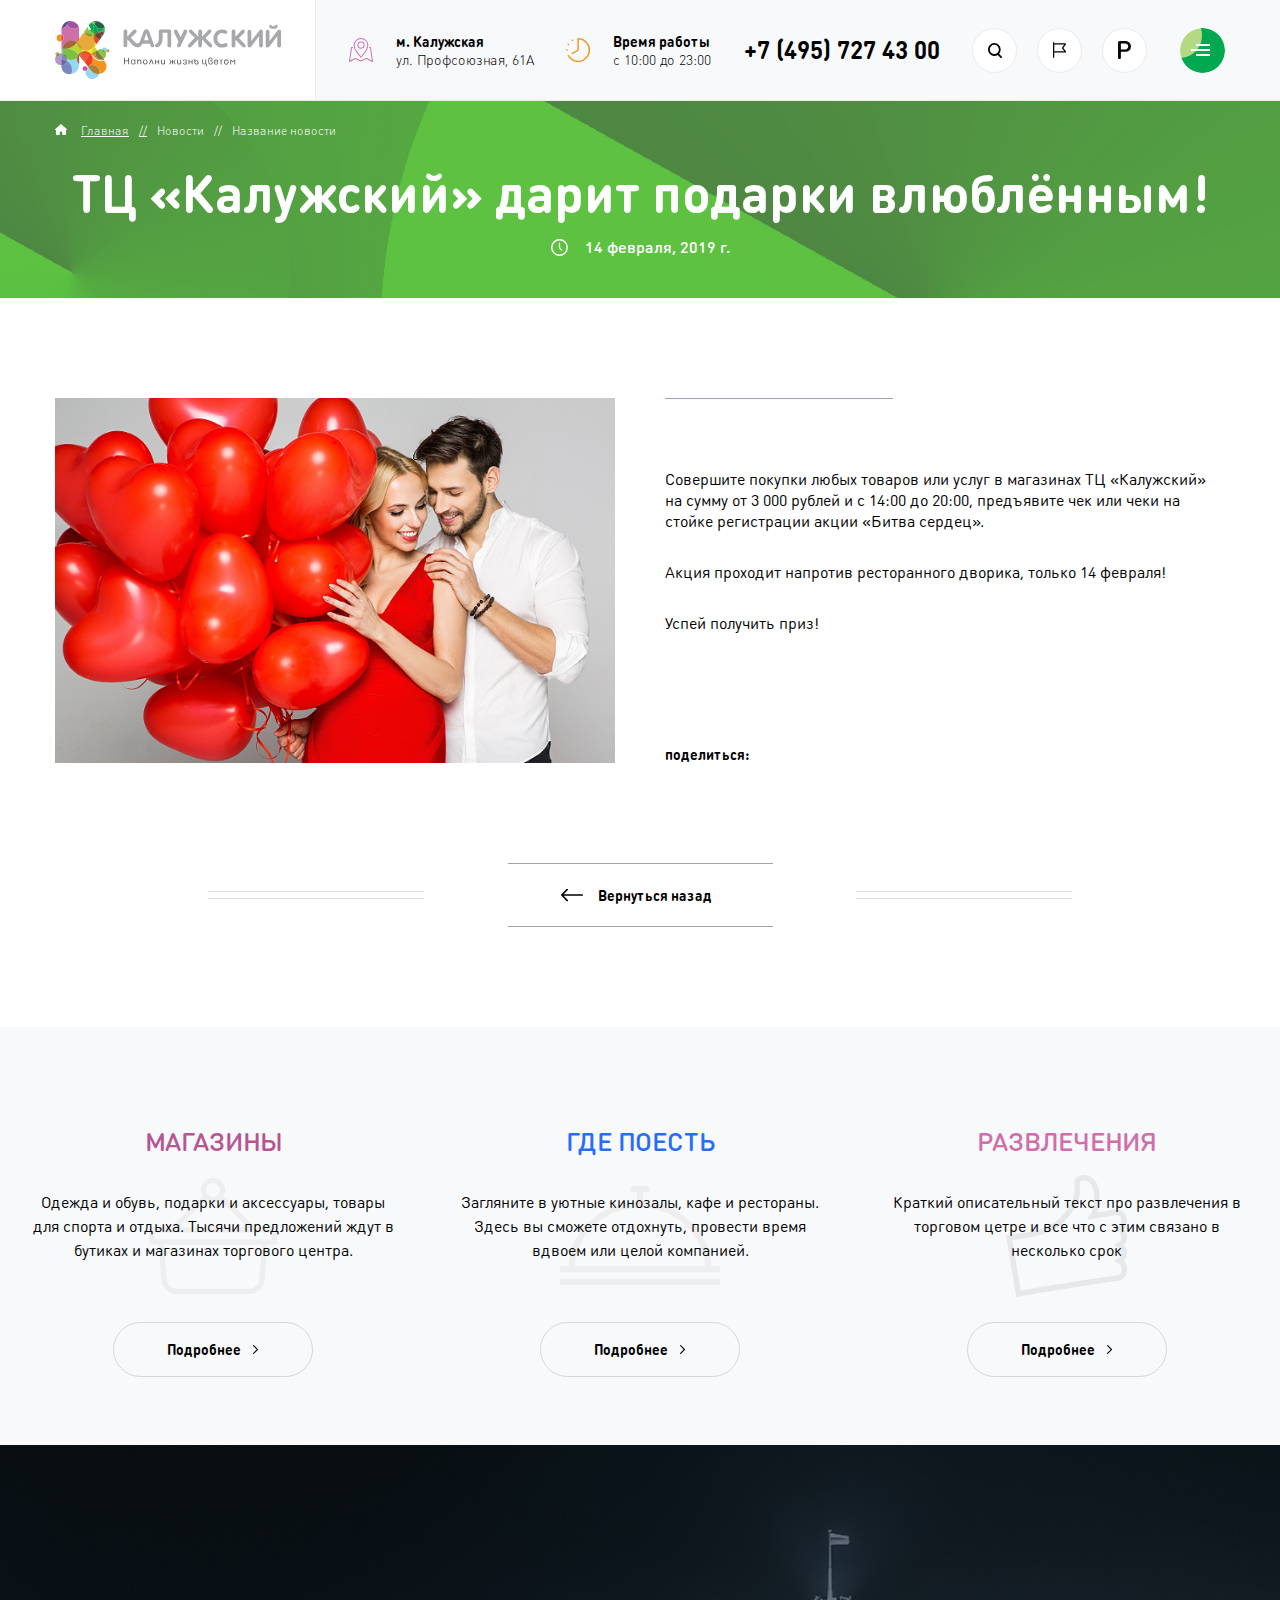
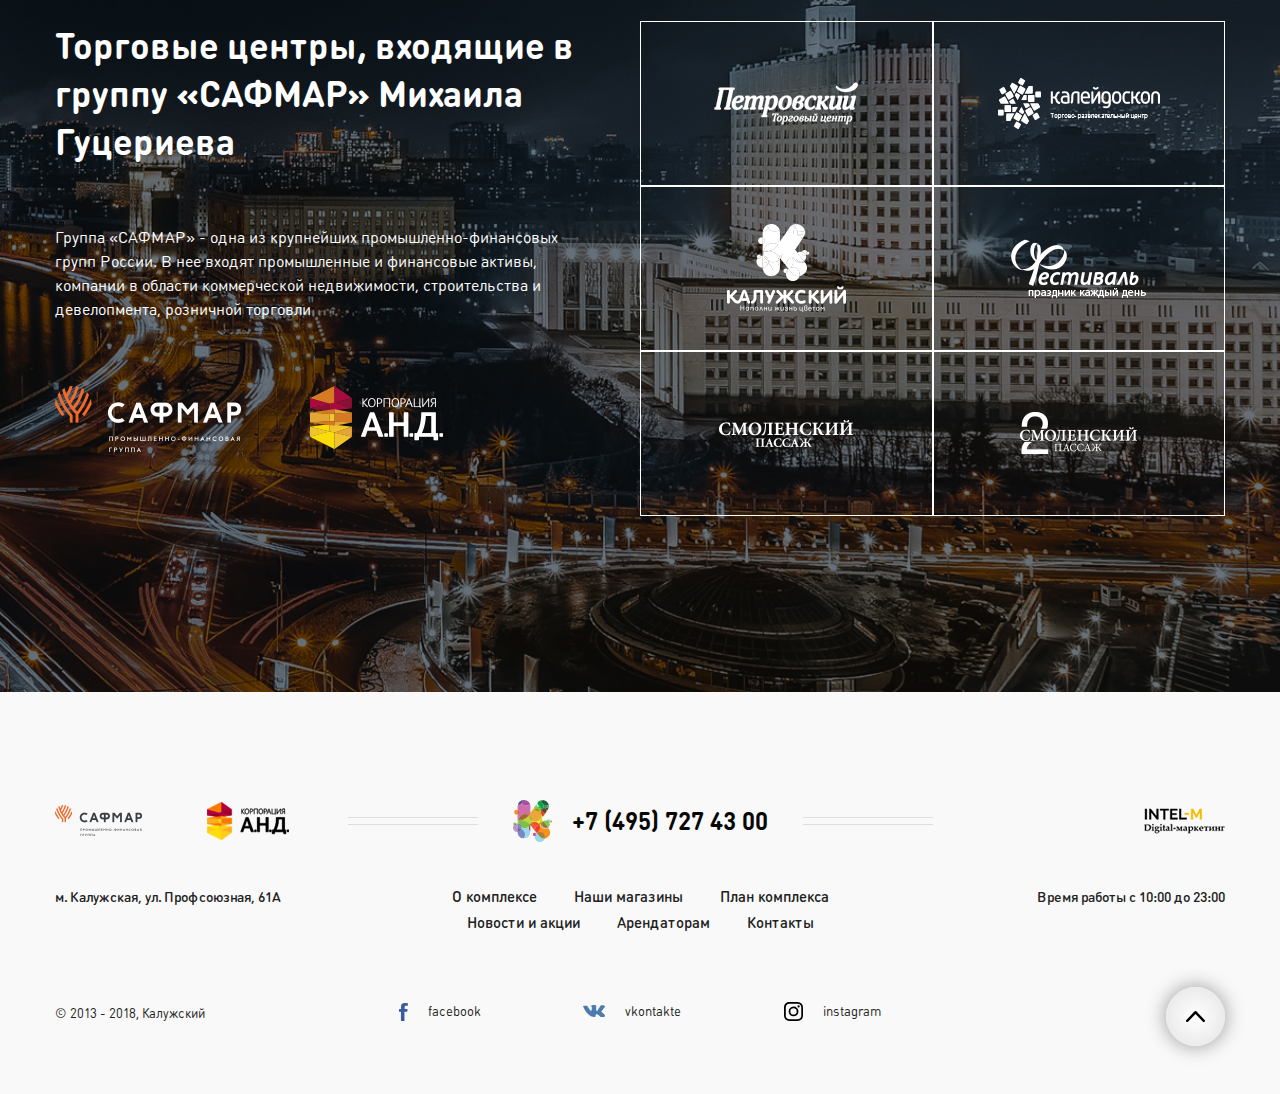
<file: news-open.html>
<!DOCTYPE html>
<html lang="en">
<head>
    <meta charset="UTF-8">
    <meta name="viewport" content="width=device-width, initial-scale=1">
    <title>Торговый центр "Калужский" - Магазины</title>
    <link rel="stylesheet" href="libs/swiper.min.css">
    <link rel="stylesheet" href="css/general.css">

</head>
<body>
<div id="wrapper">
    <header id="main-header">
    <div class="container flex wrap">
        <div class="header-logo">
            <a href="#">
                <picture>
                    <img src="img/logo.svg" alt="Лого">
                </picture>
            </a>
        </div>
        <div class="header-address flex">
            <div class="header-address_icon">
                <img src="img/head_1.svg" alt="Иконка">
            </div>
            <div class="header-address_text">
                <p>м. Калужская <br>
                    <span>ул. Профсоюзная, 61A</span>
                </p>
            </div>
        </div>
        <div class="header-time flex">
            <div class="header-time_icon">
                <img src="img/head_2.svg" alt="Иконка">
            </div>
            <div class="header-time_text">
                <p>Время работы <br>
                    <span>с 10:00 до 23:00</span>
                </p>
            </div>
        </div>
        <div class="header-phone">
            <a href="tel:+7 495 727 43 00">+7 (495) 727 43 00</a>
        </div>
        <div class="header-buttons flex">
            <div class="header_search-wrap">
                <div class="btn header_btn-search flex center">
                    <img src="img/head_search.svg" alt="Поиск">
                </div>
                <div class="header-search">
                    <form action="" id="header-search">
                        <div class="input-wrap">
                            <label for="header-search_input" class="flex">
                                <span>Введите слово для поиска</span>
                            </label>
                            <input type="text" id="header-search_input" name="header-search_input" class="input-text">
                        </div>
                        <button type="submit" class="btn-submit">
                            <img src="img/head_search.svg" alt="Поиск">
                        </button>
                    </form>
                </div>
            </div>
            <div class="btn location flex center" onclick="location.href='#section-map'">
                <img src="img/head_location.svg" alt="Иконка">
            </div>
            <div class="btn parking flex center" onclick="location.href='#parking'">
                <img src="img/heap_parking.svg" alt="Иконка">
            </div>
        </div>
        <div class="header-menu js-menu-btn">
            <div class="btn-menu flex column">
                <span class="one"></span>
                <span class="two"></span>
                <span class="three"></span>
            </div>
        </div>
    </div>
</header>
    <header id="news-open" class="page-header inner">
    <div class="container flex column">
        <div class="bread-crumbs flex">
            <picture>
                <img src="img/home-icon.png" alt="Домой">
            </picture>
            <ul class="bread-crumbs_wrap flex">
                <li class="active">Главная<span>//</span></li>
                <li>Новости<span>//</span></li>
                <li>Название новости</li>
            </ul>
        </div>
        <div class="page-title_wrap flex column center">
            <div class="page-title">
                <h1>ТЦ «Калужский» дарит подарки влюблённым!</h1>
            </div>
            <div class="shop-type flex">
                <span>14 февраля, 2019 г.</span>
            </div>
        </div>
    </div>
</header>
    <section class="news-open__section">
    <div class="container">
        <div class="news-open__content flex">
            <div class="left-part">
                <div class="photo">
                    <img src="img/news-open_photo.jpg" alt="Фото">
                </div>
            </div>
            <div class="right-part flex column">
                <div class="title-text">
                    <div class="text">
                        <p>Совершите покупки любых товаров или услуг в магазинах ТЦ «Калужский» на сумму
                            от 3 000 рублей и с 14:00 до 20:00, предъявите чек или чеки на стойке регистрации
                            акции «Битва сердец».</p>
                        <p>Акция проходит напротив ресторанного дворика, только 14 февраля!</p>
                        <p>Успей получить приз!</p>
                    </div>
                </div>
                <div class="links flex wrap flex">
                    <div class="links-title">
                        <p>поделиться:</p>
                    </div>
                    <div class="link-wrap flex pluso"data-background="transparent" data-options="medium,round,line,horizontal,nocounter,theme=04" data-services="vkontakte,odnoklassniki,facebook"></div>
                </div>
            </div>
        </div>
        <div class="page__back">
            <button class="btn-back flex js-btn-more"><span>Вернуться назад</span></button>
        </div>
    </div>
</section>
    <section id="section-where" class="flex">
    <a href="#" class="element flex column">
        <div class="title">
            <h3>МАГАЗИНЫ</h3>
        </div>
        <div class="text">
            <p>Одежда и обувь, подарки и аксессуары, товары для спорта
                и отдыха. Тысячи предложений ждут в бутиках и магазинах
                торгового центра.
            </p>
        </div>
        <div class="button">
            <button class="flex center"><span>Подробнее</span></button>
        </div>
    </a>
    <a href="#" class="element flex column">
        <div class="title">
            <h3>ГДЕ ПОЕСТЬ</h3>
        </div>
        <div class="text">
            <p>Загляните в уютные кинозалы, кафе и рестораны. Здесь вы
                сможете отдохнуть, провести время вдвоем или целой
                компанией.</p>
        </div>
        <div class="button">
            <button class="flex center"><span>Подробнее</span></button>
        </div>
    </a>
    <a href="#" class="element flex column">
        <div class="title">
            <h3>РАЗВЛЕЧЕНИЯ</h3>
        </div>
        <div class="text">
            <p>Краткий описательный текст про развлечения в торговом цетре
                и все что с этим связано в несколько срок</p>
        </div>
        <div class="button">
            <button class="flex center"><span>Подробнее</span></button>
        </div>
    </a>
</section>
    <section id="shop-center">
    <div class="container flex">
        <div class="shop-center__left-part">
            <div class="title">
                <h2>Торговые центры, входящие в группу
                    «САФМАР» Михаила Гуцериева</h2>
            </div>
            <div class="text">
                <p>Группа «САФМАР» - одна из крупнейших промышленно-финансовых групп России.
                    В нее входят промышленные и финансовые активы, компании в области коммерческой
                    недвижимости, строительства и девелопмента, розничной торговли</p>
            </div>
            <div class="logos flex">
                <a href="http://www.safmargroup.ru/">
                    <img src="img/safmar-icon.png" alt="Лого">
                </a>
                <a href="">
                    <img src="img/and-icon.png" alt="Лого">
                </a>
            </div>
        </div>
        <div class="shop-center__right-part flex wrap">
            <div class="element sc-1 flex center column">
                <div class="sc-link_wrap">
                    <a href="http://petrovskiy-center.ru/"></a>
                </div>
            </div>
            <div class="element sc-2 flex center column">
                <div class="sc-link_wrap">
                    <a href="http://kaleidoscope-center.ru/"></a>
                </div>
            </div>
            <div class="element sc-3 flex center column">
                <div class="sc-link_wrap">
                    <a href="http://tc-kaluzhsky.ru/"></a>
                </div>
            </div>
            <div class="element sc-4 flex center column">
                <div class="sc-link_wrap">
                    <a href="http://festival-center.ru/"></a>
                </div>
            </div>
            <div class="element sc-5 flex center column">
                <div class="sc-link_wrap">
                    <a href="http://smolenskiy.ru/"></a>
                </div>
            </div>
            <div class="element sc-6 flex center column">
                <div class="sc-link_wrap">
                    <a href="http://smolenskiy-2.ru/"></a>
                </div>
            </div>
        </div>
    </div>
</section>
    <footer id="footer">
    <div class="container">
        <div class="footer__logo-phone-intel_wrap flex">
            <div class="footer__logos flex">
                <a href="http://www.safmargroup.ru/">
                    <img src="img/footer-safmar-logo.png" alt="Лого">
                </a>
                <a href="https://www.a-n-d.pro/">
                    <img src="img/footer-and-logo.png" alt="Лого">
                </a>
            </div>
            <div class="footer__phone-logo flex">
                <div class="logo">
                    <a href="index.html">
                        <img src="img/k.svg" alt="Лого">
                    </a>
                </div>
                <div class="phone">
                    <a href="tel:+74957274300">+7 (495) 727 43 00</a>
                </div>
            </div>
            <div class="footer__intel flex">
                <a href="http://intel-web.ru/">
                    <img src="img/footer-intel-logo.png" alt="Интел М">
                </a>
            </div>
        </div>
        <div class="footer__bottom-wrap flex">
            <div class="footer__address-copyright_wrap flex column">
                <div class="footer__address">
                    <p>м. Калужская, ул. Профсоюзная, 61А</p>
                </div>
                <div class="footer__copyright">
                    <p>© 2013 - 2018, Калужский</p>
                </div>
            </div>
            <div class="footer__menu-social-links_wrap flex column">
                <nav class="footer__footer-menu">
                    <ul class="flex wrap">
                        <li><a href="#">О комплексе</a></li>
                        <li><a href="#">Наши магазины</a></li>
                        <li><a href="#">План комплекса</a></li>
                        <li><a href="#">Новости и акции</a></li>
                        <li><a href="#">Арендаторам</a></li>
                        <li><a href="#">Контакты</a></li>
                    </ul>
                </nav>
                <div class="footer__social-links flex">
                    <div class="fb flex">
                        <a href="#" class="flex"><img src="img/Socio_facebook.svg" alt="Лого" class="logo"><span>facebook</span></a>
                    </div>
                    <div class="vk flex">
                        <a href="#" class="flex"><img src="img/socio_vk.svg" alt="Лого" class="logo"><span>vkontakte</span></a>
                    </div>
                    <div class="insta flex">
                        <a href="#" class="flex"><img src="img/socio_inst.svg" alt="Лого" class="logo"><span>instagram</span></a>
                    </div>
                </div>
            </div>
            <div class="footer__time-arrow_wrap flex column">
                <div class="footer__time">
                    <p>Время работы с 10:00 до 23:00</p>
                </div>
                <div class="footer__up flex center"><span></span></div>
            </div>
        </div>
    </div>
</footer>
</div>

<script type="text/javascript">(function() {
    if (window.pluso)if (typeof window.pluso.start == "function") return;
    if (window.ifpluso==undefined) { window.ifpluso = 1;
        var d = document, s = d.createElement('script'), g = 'getElementsByTagName';
        s.type = 'text/javascript'; s.charset='UTF-8'; s.async = true;
        s.src = ('https:' == window.location.protocol ? 'https' : 'http')  + '://share.pluso.ru/pluso-like.js';
        var h=d[g]('body')[0];
        h.appendChild(s);
    }})();</script>

<script src="libs/jquery-3.2.1.min.js"></script>
<script src="libs/jquery.maskedinput.min.js"></script>
<script src="libs/swiper.min.js"></script>
<script src="js/scripts.js"></script>

</body>
</html>
</file>
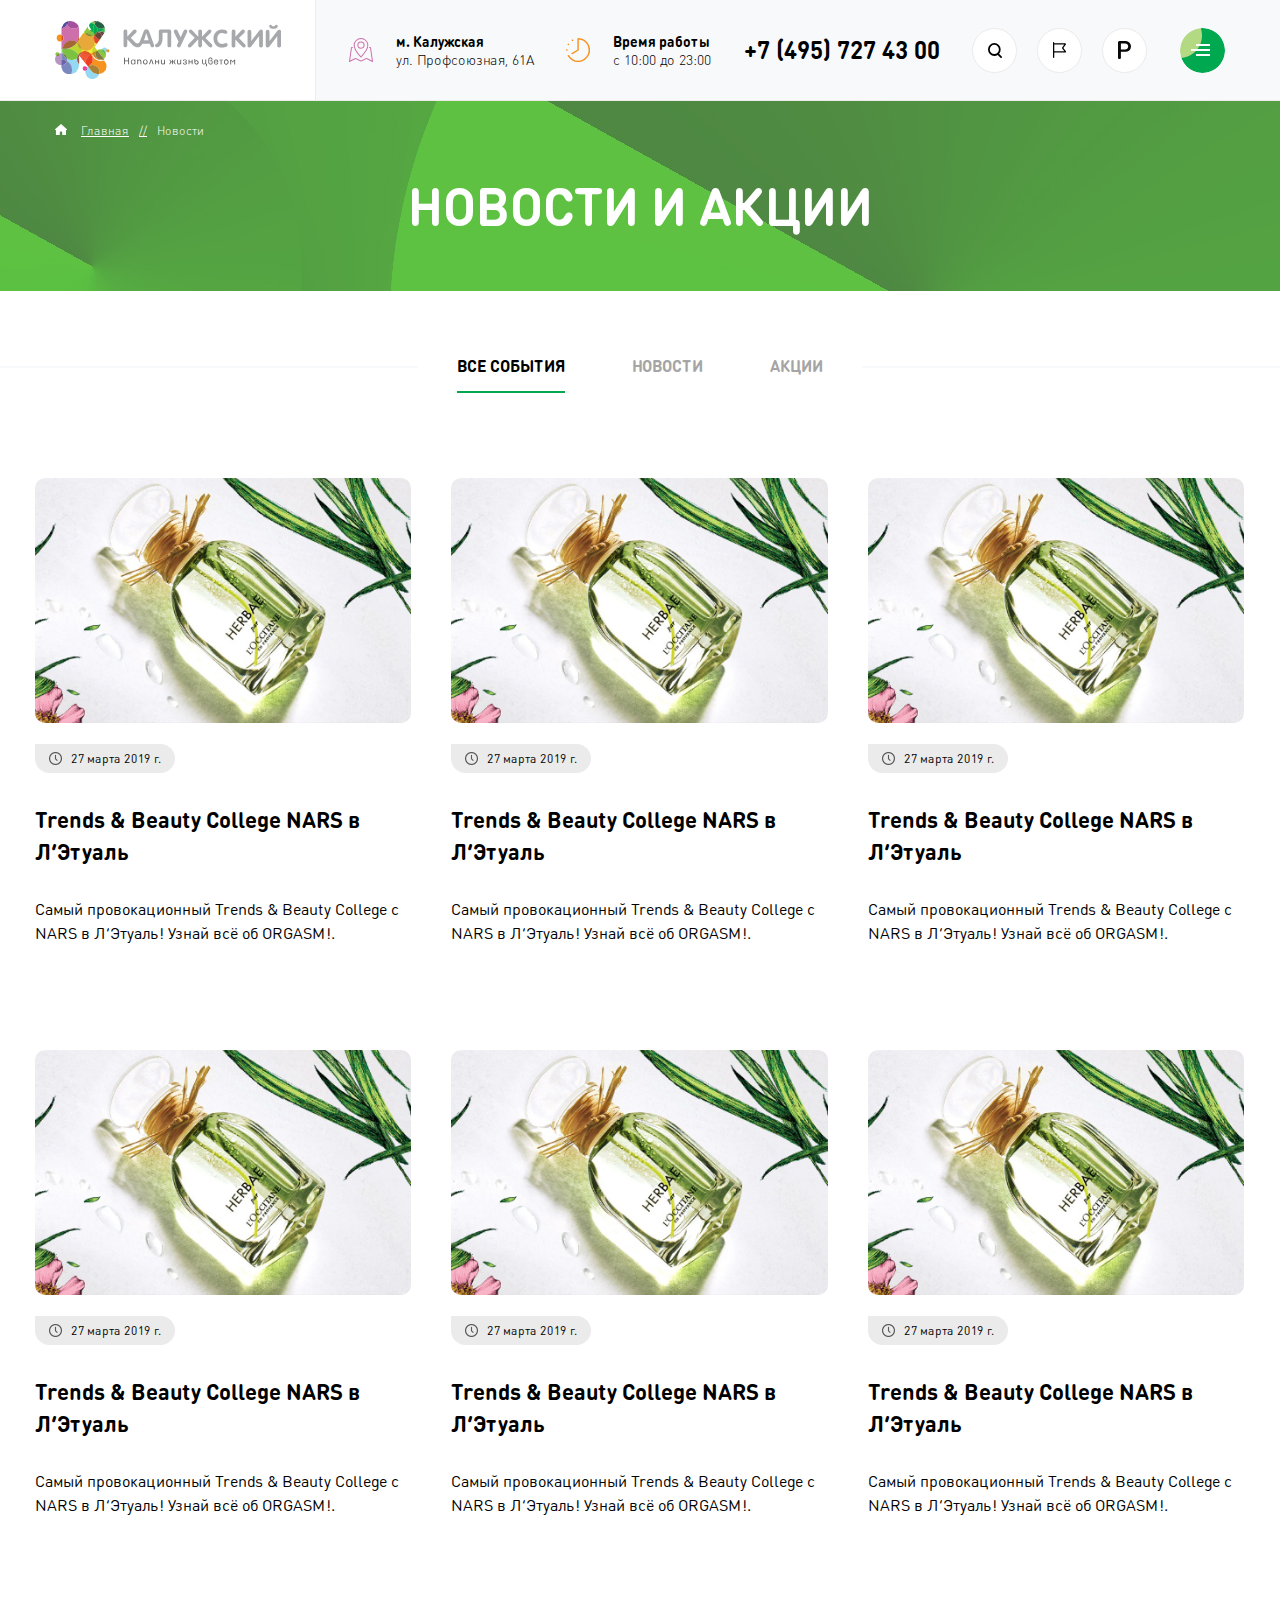
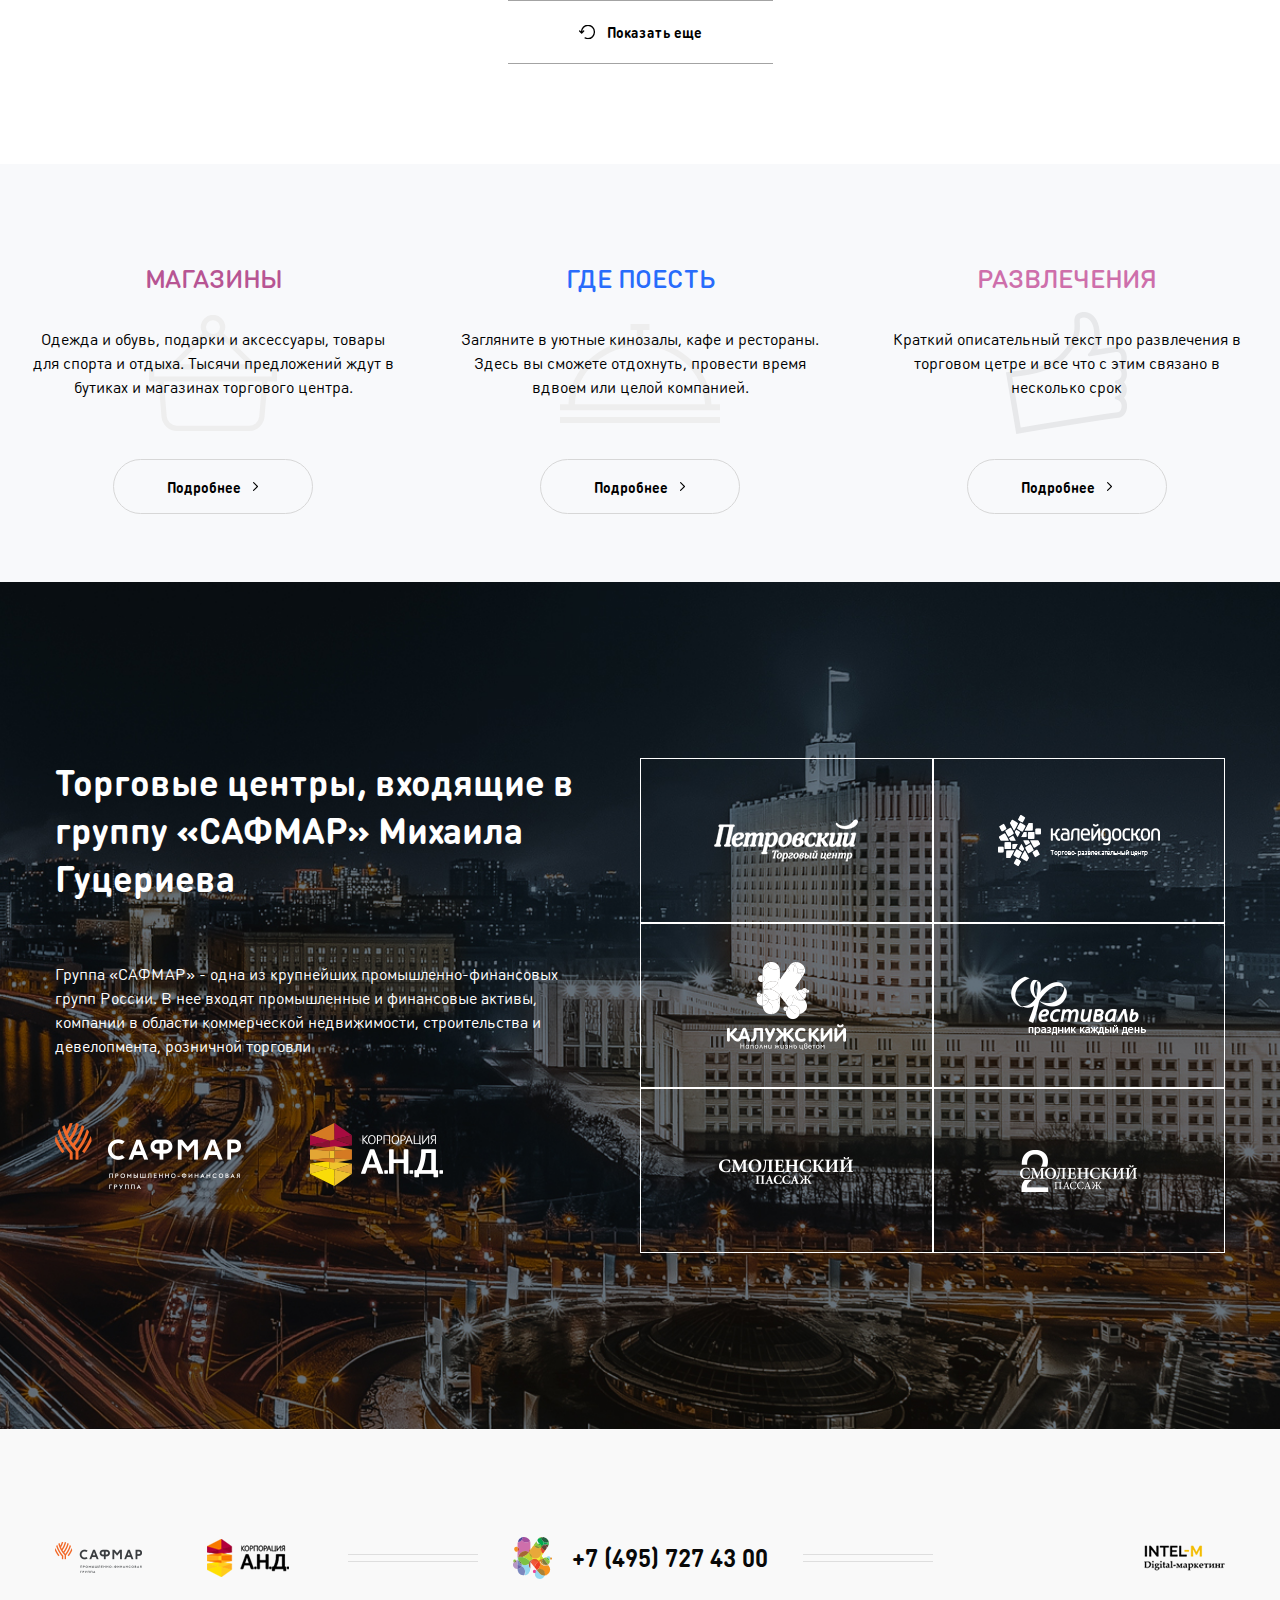
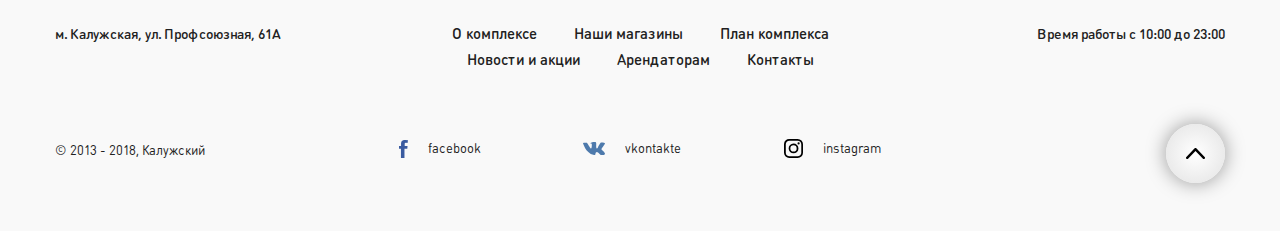
<file: news.html>
<!DOCTYPE html>
<html lang="en">
<head>
    <meta charset="UTF-8">
    <meta name="viewport" content="width=device-width, initial-scale=1">
    <title>Торговый центр "Калужский" - Магазины</title>
    <link rel="stylesheet" href="libs/swiper.min.css">
    <link rel="stylesheet" href="css/general.css">
</head>
<body>
<div id="wrapper">
    <header id="main-header">
    <div class="container flex wrap">
        <div class="header-logo">
            <a href="#">
                <picture>
                    <img src="img/logo.svg" alt="Лого">
                </picture>
            </a>
        </div>
        <div class="header-address flex">
            <div class="header-address_icon">
                <img src="img/head_1.svg" alt="Иконка">
            </div>
            <div class="header-address_text">
                <p>м. Калужская <br>
                    <span>ул. Профсоюзная, 61A</span>
                </p>
            </div>
        </div>
        <div class="header-time flex">
            <div class="header-time_icon">
                <img src="img/head_2.svg" alt="Иконка">
            </div>
            <div class="header-time_text">
                <p>Время работы <br>
                    <span>с 10:00 до 23:00</span>
                </p>
            </div>
        </div>
        <div class="header-phone">
            <a href="tel:+7 495 727 43 00">+7 (495) 727 43 00</a>
        </div>
        <div class="header-buttons flex">
            <div class="header_search-wrap">
                <div class="btn header_btn-search flex center">
                    <img src="img/head_search.svg" alt="Поиск">
                </div>
                <div class="header-search">
                    <form action="" id="header-search">
                        <div class="input-wrap">
                            <label for="header-search_input" class="flex">
                                <span>Введите слово для поиска</span>
                            </label>
                            <input type="text" id="header-search_input" name="header-search_input" class="input-text">
                        </div>
                        <button type="submit" class="btn-submit">
                            <img src="img/head_search.svg" alt="Поиск">
                        </button>
                    </form>
                </div>
            </div>
            <div class="btn location flex center" onclick="location.href='#section-map'">
                <img src="img/head_location.svg" alt="Иконка">
            </div>
            <div class="btn parking flex center" onclick="location.href='#parking'">
                <img src="img/heap_parking.svg" alt="Иконка">
            </div>
        </div>
        <div class="header-menu js-menu-btn">
            <div class="btn-menu flex column">
                <span class="one"></span>
                <span class="two"></span>
                <span class="three"></span>
            </div>
        </div>
    </div>
</header>
    <header id="news" class="page-header inner">
    <div class="container flex column">
        <div class="bread-crumbs flex">
            <picture>
                <img src="img/home-icon.png" alt="Домой">
            </picture>
            <ul class="bread-crumbs_wrap flex">
                <li class="active">Главная<span>//</span></li>
                <li>Новости</li>
            </ul>
        </div>
        <div class="page-title_wrap flex column center">
            <div class="page-title">
                <h1>Новости и акции</h1>
            </div>
        </div>
    </div>
</header>
    <section class="news-list__section">
    <div class="container">
        <div class="news-tabs">
            <ul class="flex">
                <li class="js-tab">Все события</li>
                <li class="js-tab">Новости</li>
                <li class="js-tab">Акции</li>
            </ul>
        </div>
        <div class="news-content_wrap">
            <div class="news-content flex wrap js-tab-cont">
                <a href="news-open.html" class="news-element_wrap">
                    <div class="photo"><img src="img/news-item-1.jpg" alt="Картинка"></div>
                    <div class="date">
                        <p>27 марта 2019 г.</p>
                    </div>
                    <div class="title">
                        <h3>Trends & Beauty College NARS
                            в Л’Этуаль</h3>
                    </div>
                    <div class="text">
                        <p>Самый провокационный Trends & Beauty College с NARS
                            в Л’Этуаль! Узнай всё об ORGASM!.</p>
                    </div>
                </a>
                <a href="news-open.html" class="news-element_wrap">
                    <div class="photo"><img src="img/news-item-1.jpg" alt="Картинка"></div>
                    <div class="date">
                        <p>27 марта 2019 г.</p>
                    </div>
                    <div class="title">
                        <h3>Trends & Beauty College NARS
                            в Л’Этуаль</h3>
                    </div>
                    <div class="text">
                        <p>Самый провокационный Trends & Beauty College с NARS
                            в Л’Этуаль! Узнай всё об ORGASM!.</p>
                    </div>
                </a>
                <a href="news-open.html" class="news-element_wrap">
                    <div class="photo"><img src="img/news-item-1.jpg" alt="Картинка"></div>
                    <div class="date">
                        <p>27 марта 2019 г.</p>
                    </div>
                    <div class="title">
                        <h3>Trends & Beauty College NARS
                            в Л’Этуаль</h3>
                    </div>
                    <div class="text">
                        <p>Самый провокационный Trends & Beauty College с NARS
                            в Л’Этуаль! Узнай всё об ORGASM!.</p>
                    </div>
                </a>
                <a href="news-open.html" class="news-element_wrap">
                    <div class="photo"><img src="img/news-item-1.jpg" alt="Картинка"></div>
                    <div class="date">
                        <p>27 марта 2019 г.</p>
                    </div>
                    <div class="title">
                        <h3>Trends & Beauty College NARS
                            в Л’Этуаль</h3>
                    </div>
                    <div class="text">
                        <p>Самый провокационный Trends & Beauty College с NARS
                            в Л’Этуаль! Узнай всё об ORGASM!.</p>
                    </div>
                </a>
                <a href="news-open.html" class="news-element_wrap">
                    <div class="photo"><img src="img/news-item-1.jpg" alt="Картинка"></div>
                    <div class="date">
                        <p>27 марта 2019 г.</p>
                    </div>
                    <div class="title">
                        <h3>Trends & Beauty College NARS
                            в Л’Этуаль</h3>
                    </div>
                    <div class="text">
                        <p>Самый провокационный Trends & Beauty College с NARS
                            в Л’Этуаль! Узнай всё об ORGASM!.</p>
                    </div>
                </a>
                <a href="news-open.html" class="news-element_wrap">
                    <div class="photo"><img src="img/news-item-1.jpg" alt="Картинка"></div>
                    <div class="date">
                        <p>27 марта 2019 г.</p>
                    </div>
                    <div class="title">
                        <h3>Trends & Beauty College NARS
                            в Л’Этуаль</h3>
                    </div>
                    <div class="text">
                        <p>Самый провокационный Trends & Beauty College с NARS
                            в Л’Этуаль! Узнай всё об ORGASM!.</p>
                    </div>
                </a>
            </div>
            <div class="news-content flex wrap js-tab-cont">
                <a href="news-open.html" class="news-element_wrap">
                    <div class="photo"><img src="img/news-item-1.jpg" alt="Картинка"></div>
                    <div class="date">
                        <p>27 марта 2019 г.</p>
                    </div>
                    <div class="title">
                        <h3>Trends & Beauty College NARS
                            в Л’Этуаль</h3>
                    </div>
                    <div class="text">
                        <p>Самый провокационный Trends & Beauty College с NARS
                            в Л’Этуаль! Узнай всё об ORGASM!.</p>
                    </div>
                </a>
                <a href="news-open.html" class="news-element_wrap">
                    <div class="photo"><img src="img/news-item-1.jpg" alt="Картинка"></div>
                    <div class="date">
                        <p>27 марта 2019 г.</p>
                    </div>
                    <div class="title">
                        <h3>Trends & Beauty College NARS
                            в Л’Этуаль</h3>
                    </div>
                    <div class="text">
                        <p>Самый провокационный Trends & Beauty College с NARS
                            в Л’Этуаль! Узнай всё об ORGASM!.</p>
                    </div>
                </a>
                <a href="news-open.html" class="news-element_wrap">
                    <div class="photo"><img src="img/news-item-1.jpg" alt="Картинка"></div>
                    <div class="date">
                        <p>27 марта 2019 г.</p>
                    </div>
                    <div class="title">
                        <h3>Trends & Beauty College NARS
                            в Л’Этуаль</h3>
                    </div>
                    <div class="text">
                        <p>Самый провокационный Trends & Beauty College с NARS
                            в Л’Этуаль! Узнай всё об ORGASM!.</p>
                    </div>
                </a>
                <a href="news-open.html" class="news-element_wrap">
                    <div class="photo"><img src="img/news-item-1.jpg" alt="Картинка"></div>
                    <div class="date">
                        <p>27 марта 2019 г.</p>
                    </div>
                    <div class="title">
                        <h3>Trends & Beauty College NARS
                            в Л’Этуаль</h3>
                    </div>
                    <div class="text">
                        <p>Самый провокационный Trends & Beauty College с NARS
                            в Л’Этуаль! Узнай всё об ORGASM!.</p>
                    </div>
                </a>
                <a href="news-open.html" class="news-element_wrap">
                    <div class="photo"><img src="img/news-item-1.jpg" alt="Картинка"></div>
                    <div class="date">
                        <p>27 марта 2019 г.</p>
                    </div>
                    <div class="title">
                        <h3>Trends & Beauty College NARS
                            в Л’Этуаль</h3>
                    </div>
                    <div class="text">
                        <p>Самый провокационный Trends & Beauty College с NARS
                            в Л’Этуаль! Узнай всё об ORGASM!.</p>
                    </div>
                </a>
                <a href="news-open.html" class="news-element_wrap">
                    <div class="photo"><img src="img/news-item-1.jpg" alt="Картинка"></div>
                    <div class="date">
                        <p>27 марта 2019 г.</p>
                    </div>
                    <div class="title">
                        <h3>Trends & Beauty College NARS
                            в Л’Этуаль</h3>
                    </div>
                    <div class="text">
                        <p>Самый провокационный Trends & Beauty College с NARS
                            в Л’Этуаль! Узнай всё об ORGASM!.</p>
                    </div>
                </a>
            </div>
            <div class="news-content flex wrap js-tab-cont">
                <a href="news-open.html" class="news-element_wrap">
                    <div class="photo"><img src="img/news-item-1.jpg" alt="Картинка"></div>
                    <div class="date">
                        <p>27 марта 2019 г.</p>
                    </div>
                    <div class="title">
                        <h3>Trends & Beauty College NARS
                            в Л’Этуаль</h3>
                    </div>
                    <div class="text">
                        <p>Самый провокационный Trends & Beauty College с NARS
                            в Л’Этуаль! Узнай всё об ORGASM!.</p>
                    </div>
                </a>
                <a href="news-open.html" class="news-element_wrap">
                    <div class="photo"><img src="img/news-item-1.jpg" alt="Картинка"></div>
                    <div class="date">
                        <p>27 марта 2019 г.</p>
                    </div>
                    <div class="title">
                        <h3>Trends & Beauty College NARS
                            в Л’Этуаль</h3>
                    </div>
                    <div class="text">
                        <p>Самый провокационный Trends & Beauty College с NARS
                            в Л’Этуаль! Узнай всё об ORGASM!.</p>
                    </div>
                </a>
                <a href="news-open.html" class="news-element_wrap">
                    <div class="photo"><img src="img/news-item-1.jpg" alt="Картинка"></div>
                    <div class="date">
                        <p>27 марта 2019 г.</p>
                    </div>
                    <div class="title">
                        <h3>Trends & Beauty College NARS
                            в Л’Этуаль</h3>
                    </div>
                    <div class="text">
                        <p>Самый провокационный Trends & Beauty College с NARS
                            в Л’Этуаль! Узнай всё об ORGASM!.</p>
                    </div>
                </a>
                <a href="news-open.html" class="news-element_wrap">
                    <div class="photo"><img src="img/news-item-1.jpg" alt="Картинка"></div>
                    <div class="date">
                        <p>27 марта 2019 г.</p>
                    </div>
                    <div class="title">
                        <h3>Trends & Beauty College NARS
                            в Л’Этуаль</h3>
                    </div>
                    <div class="text">
                        <p>Самый провокационный Trends & Beauty College с NARS
                            в Л’Этуаль! Узнай всё об ORGASM!.</p>
                    </div>
                </a>
                <a href="news-open.html" class="news-element_wrap">
                    <div class="photo"><img src="img/news-item-1.jpg" alt="Картинка"></div>
                    <div class="date">
                        <p>27 марта 2019 г.</p>
                    </div>
                    <div class="title">
                        <h3>Trends & Beauty College NARS
                            в Л’Этуаль</h3>
                    </div>
                    <div class="text">
                        <p>Самый провокационный Trends & Beauty College с NARS
                            в Л’Этуаль! Узнай всё об ORGASM!.</p>
                    </div>
                </a>
                <a href="news-open.html" class="news-element_wrap">
                    <div class="photo"><img src="img/news-item-1.jpg" alt="Картинка"></div>
                    <div class="date">
                        <p>27 марта 2019 г.</p>
                    </div>
                    <div class="title">
                        <h3>Trends & Beauty College NARS
                            в Л’Этуаль</h3>
                    </div>
                    <div class="text">
                        <p>Самый провокационный Trends & Beauty College с NARS
                            в Л’Этуаль! Узнай всё об ORGASM!.</p>
                    </div>
                </a>
            </div>
            <div class="filter-results_btn-more">
                <button class="btn-more flex js-btn-more"><span>Показать еще</span></button>
            </div>
        </div>
    </div>
</section>
<section id="section-where" class="flex">
    <a href="#" class="element flex column">
        <div class="title">
            <h3>МАГАЗИНЫ</h3>
        </div>
        <div class="text">
            <p>Одежда и обувь, подарки и аксессуары, товары для спорта
                и отдыха. Тысячи предложений ждут в бутиках и магазинах
                торгового центра.
            </p>
        </div>
        <div class="button">
            <button class="flex center"><span>Подробнее</span></button>
        </div>
    </a>
    <a href="#" class="element flex column">
        <div class="title">
            <h3>ГДЕ ПОЕСТЬ</h3>
        </div>
        <div class="text">
            <p>Загляните в уютные кинозалы, кафе и рестораны. Здесь вы
                сможете отдохнуть, провести время вдвоем или целой
                компанией.</p>
        </div>
        <div class="button">
            <button class="flex center"><span>Подробнее</span></button>
        </div>
    </a>
    <a href="#" class="element flex column">
        <div class="title">
            <h3>РАЗВЛЕЧЕНИЯ</h3>
        </div>
        <div class="text">
            <p>Краткий описательный текст про развлечения в торговом цетре
                и все что с этим связано в несколько срок</p>
        </div>
        <div class="button">
            <button class="flex center"><span>Подробнее</span></button>
        </div>
    </a>
</section>
<section id="shop-center">
    <div class="container flex">
        <div class="shop-center__left-part">
            <div class="title">
                <h2>Торговые центры, входящие в группу
                    «САФМАР» Михаила Гуцериева</h2>
            </div>
            <div class="text">
                <p>Группа «САФМАР» - одна из крупнейших промышленно-финансовых групп России.
                    В нее входят промышленные и финансовые активы, компании в области коммерческой
                    недвижимости, строительства и девелопмента, розничной торговли</p>
            </div>
            <div class="logos flex">
                <a href="http://www.safmargroup.ru/">
                    <img src="img/safmar-icon.png" alt="Лого">
                </a>
                <a href="">
                    <img src="img/and-icon.png" alt="Лого">
                </a>
            </div>
        </div>
        <div class="shop-center__right-part flex wrap">
            <div class="element sc-1 flex center column">
                <div class="sc-link_wrap">
                    <a href="http://petrovskiy-center.ru/"></a>
                </div>
            </div>
            <div class="element sc-2 flex center column">
                <div class="sc-link_wrap">
                    <a href="http://kaleidoscope-center.ru/"></a>
                </div>
            </div>
            <div class="element sc-3 flex center column">
                <div class="sc-link_wrap">
                    <a href="http://tc-kaluzhsky.ru/"></a>
                </div>
            </div>
            <div class="element sc-4 flex center column">
                <div class="sc-link_wrap">
                    <a href="http://festival-center.ru/"></a>
                </div>
            </div>
            <div class="element sc-5 flex center column">
                <div class="sc-link_wrap">
                    <a href="http://smolenskiy.ru/"></a>
                </div>
            </div>
            <div class="element sc-6 flex center column">
                <div class="sc-link_wrap">
                    <a href="http://smolenskiy-2.ru/"></a>
                </div>
            </div>
        </div>
    </div>
</section>
<footer id="footer">
    <div class="container">
        <div class="footer__logo-phone-intel_wrap flex">
            <div class="footer__logos flex">
                <a href="http://www.safmargroup.ru/">
                    <img src="img/footer-safmar-logo.png" alt="Лого">
                </a>
                <a href="https://www.a-n-d.pro/">
                    <img src="img/footer-and-logo.png" alt="Лого">
                </a>
            </div>
            <div class="footer__phone-logo flex">
                <div class="logo">
                    <a href="index.html">
                        <img src="img/k.svg" alt="Лого">
                    </a>
                </div>
                <div class="phone">
                    <a href="tel:+74957274300">+7 (495) 727 43 00</a>
                </div>
            </div>
            <div class="footer__intel flex">
                <a href="http://intel-web.ru/">
                    <img src="img/footer-intel-logo.png" alt="Интел М">
                </a>
            </div>
        </div>
        <div class="footer__bottom-wrap flex">
            <div class="footer__address-copyright_wrap flex column">
                <div class="footer__address">
                    <p>м. Калужская, ул. Профсоюзная, 61А</p>
                </div>
                <div class="footer__copyright">
                    <p>© 2013 - 2018, Калужский</p>
                </div>
            </div>
            <div class="footer__menu-social-links_wrap flex column">
                <nav class="footer__footer-menu">
                    <ul class="flex wrap">
                        <li><a href="#">О комплексе</a></li>
                        <li><a href="#">Наши магазины</a></li>
                        <li><a href="#">План комплекса</a></li>
                        <li><a href="#">Новости и акции</a></li>
                        <li><a href="#">Арендаторам</a></li>
                        <li><a href="#">Контакты</a></li>
                    </ul>
                </nav>
                <div class="footer__social-links flex">
                    <div class="fb flex">
                        <a href="#" class="flex"><img src="img/Socio_facebook.svg" alt="Лого" class="logo"><span>facebook</span></a>
                    </div>
                    <div class="vk flex">
                        <a href="#" class="flex"><img src="img/socio_vk.svg" alt="Лого" class="logo"><span>vkontakte</span></a>
                    </div>
                    <div class="insta flex">
                        <a href="#" class="flex"><img src="img/socio_inst.svg" alt="Лого" class="logo"><span>instagram</span></a>
                    </div>
                </div>
            </div>
            <div class="footer__time-arrow_wrap flex column">
                <div class="footer__time">
                    <p>Время работы с 10:00 до 23:00</p>
                </div>
                <div class="footer__up flex center"><span></span></div>
            </div>
        </div>
    </div>
</footer>
</div>

<script src="libs/jquery-3.2.1.min.js"></script>
<script src="libs/jquery.maskedinput.min.js"></script>
<script src="libs/swiper.min.js"></script>
<script src="js/scripts.js"></script>

</body>
</html>
</file>
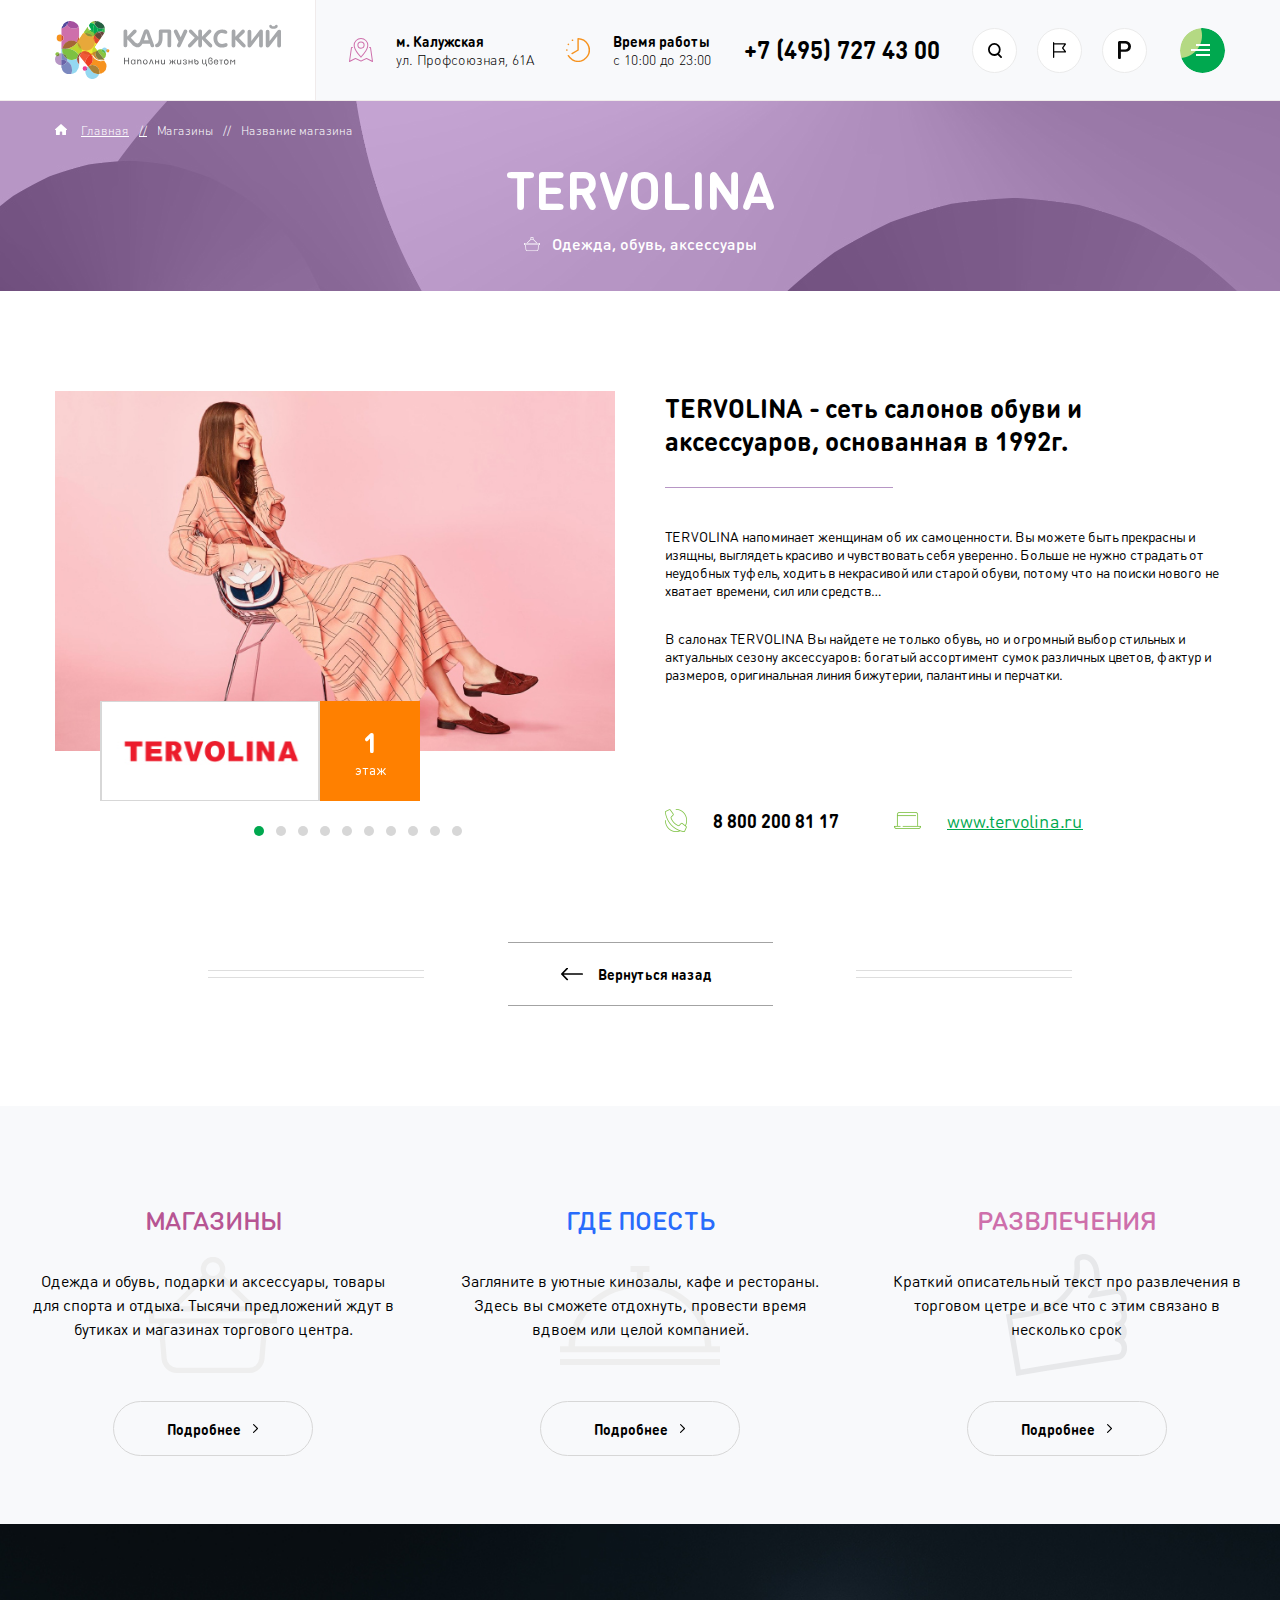
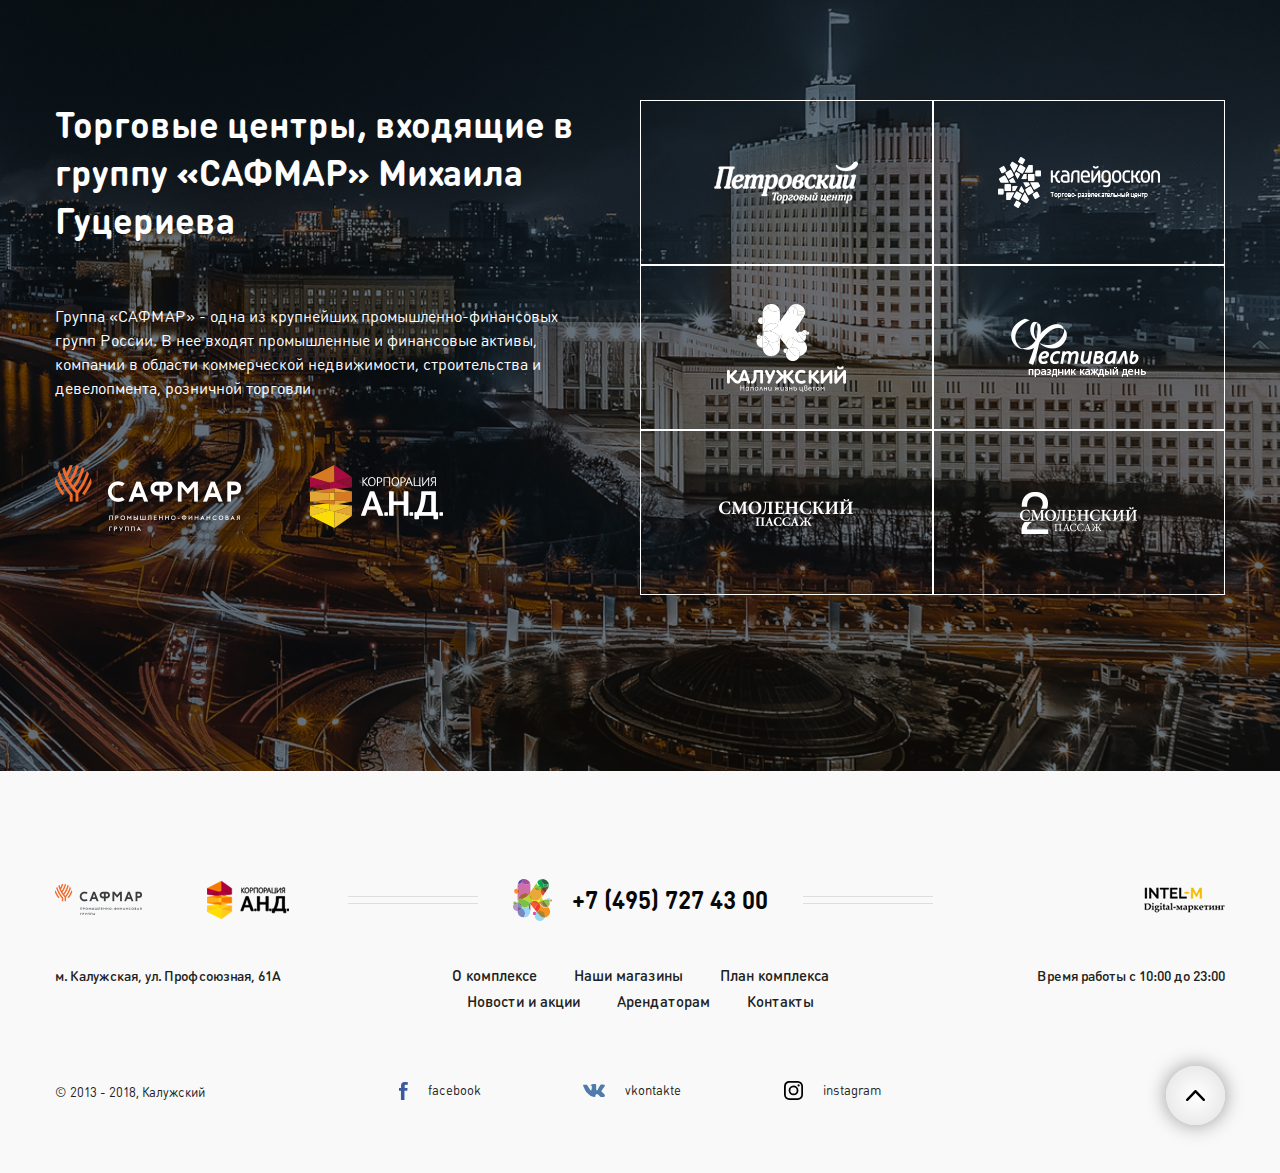
<file: shop-open.html>
<!DOCTYPE html>
<html lang="en">
<head>
    <meta charset="UTF-8">
    <meta name="viewport" content="width=device-width, initial-scale=1">
    <title>Торговый центр "Калужский" - Магазины</title>
    <link rel="stylesheet" href="libs/swiper.min.css">
    <link rel="stylesheet" href="css/general.css">

</head>
<body>
<div id="wrapper">
    <header id="main-header">
    <div class="container flex wrap">
        <div class="header-logo">
            <a href="#">
                <picture>
                    <img src="img/logo.svg" alt="Лого">
                </picture>
            </a>
        </div>
        <div class="header-address flex">
            <div class="header-address_icon">
                <img src="img/head_1.svg" alt="Иконка">
            </div>
            <div class="header-address_text">
                <p>м. Калужская <br>
                    <span>ул. Профсоюзная, 61A</span>
                </p>
            </div>
        </div>
        <div class="header-time flex">
            <div class="header-time_icon">
                <img src="img/head_2.svg" alt="Иконка">
            </div>
            <div class="header-time_text">
                <p>Время работы <br>
                    <span>с 10:00 до 23:00</span>
                </p>
            </div>
        </div>
        <div class="header-phone">
            <a href="tel:+7 495 727 43 00">+7 (495) 727 43 00</a>
        </div>
        <div class="header-buttons flex">
            <div class="header_search-wrap">
                <div class="btn header_btn-search flex center">
                    <img src="img/head_search.svg" alt="Поиск">
                </div>
                <div class="header-search">
                    <form action="" id="header-search">
                        <div class="input-wrap">
                            <label for="header-search_input" class="flex">
                                <span>Введите слово для поиска</span>
                            </label>
                            <input type="text" id="header-search_input" name="header-search_input" class="input-text">
                        </div>
                        <button type="submit" class="btn-submit">
                            <img src="img/head_search.svg" alt="Поиск">
                        </button>
                    </form>
                </div>
            </div>
            <div class="btn location flex center" onclick="location.href='#section-map'">
                <img src="img/head_location.svg" alt="Иконка">
            </div>
            <div class="btn parking flex center" onclick="location.href='#parking'">
                <img src="img/heap_parking.svg" alt="Иконка">
            </div>
        </div>
        <div class="header-menu js-menu-btn">
            <div class="btn-menu flex column">
                <span class="one"></span>
                <span class="two"></span>
                <span class="three"></span>
            </div>
        </div>
    </div>
</header>
    <header id="shop-open" class="page-header inner">
    <div class="container flex column">
        <div class="bread-crumbs flex">
            <picture>
                <img src="img/home-icon.png" alt="Домой">
            </picture>
            <ul class="bread-crumbs_wrap flex">
                <li class="active">Главная<span>//</span></li>
                <li>Магазины<span>//</span></li>
                <li>Название магазина</li>
            </ul>
        </div>
        <div class="page-title_wrap flex column center">
            <div class="page-title">
                <h1>Tervolina</h1>
            </div>
            <div class="shop-type flex">
                <span>Одежда, обувь, аксессуары</span>
            </div>
        </div>
    </div>
</header>
    <section class="shop-open__section">
    <div class="container">
        <div class="shop-open__content flex">
            <div class="left-part">
                <div class="shop-open__slider-wrap swiper-container">
                    <div class="shop-open__slider swiper-wrapper">
                        <div class="slide swiper-slide">
                            <div class="photo">
                                <img src="img/shop-open_slide.jpg" alt="Фото">
                            </div>
                        </div>
                        <div class="slide swiper-slide">
                            <div class="photo">
                                <img src="img/shop-open_slide.jpg" alt="Фото">
                            </div>
                        </div>
                        <div class="slide swiper-slide">
                            <div class="photo">
                                <img src="img/shop-open_slide.jpg" alt="Фото">
                            </div>
                        </div>
                        <div class="slide swiper-slide">
                            <div class="photo">
                                <img src="img/shop-open_slide.jpg" alt="Фото">
                            </div>
                        </div>
                        <div class="slide swiper-slide">
                            <div class="photo">
                                <img src="img/shop-open_slide.jpg" alt="Фото">
                            </div>
                        </div>
                        <div class="slide swiper-slide">
                            <div class="photo">
                                <img src="img/shop-open_slide.jpg" alt="Фото">
                            </div>
                        </div>
                        <div class="slide swiper-slide">
                            <div class="photo">
                                <img src="img/shop-open_slide.jpg" alt="Фото">
                            </div>
                        </div>
                        <div class="slide swiper-slide">
                            <div class="photo">
                                <img src="img/shop-open_slide.jpg" alt="Фото">
                            </div>
                        </div>
                        <div class="slide swiper-slide">
                            <div class="photo">
                                <img src="img/shop-open_slide.jpg" alt="Фото">
                            </div>
                        </div>
                        <div class="slide swiper-slide">
                            <div class="photo">
                                <img src="img/shop-open_slide.jpg" alt="Фото">
                            </div>
                        </div>
                    </div>
                </div>
                <div class="shop-open__location-nav_wrap flex wrap">
                    <div class="location-wrap flex">
                        <div class="logo flex center">
                            <img src="img/shop-open_logo.jpg" alt="Лого">
                        </div>
                        <div class="location flex column center">
                            <p class="floor">1</p>
                            <p>этаж</p>
                        </div>
                    </div>
                    <div class="slider-dots_wrap flex center">
                        <div class="slider-dots flex"></div>
                    </div>
                </div>
            </div>
            <div class="right-part flex column">
                <div class="title-text">
                    <div class="title">
                        <h2>TERVOLINA - сеть салонов обуви и аксессуаров,
                            основанная в 1992г.</h2>
                    </div>
                    <div class="text">
                        <p>TERVOLINA напоминает женщинам об их самоценности. Вы можете быть прекрасны и изящны,
                            выглядеть красиво и чувствовать себя уверенно. Больше не нужно страдать от неудобных туфель,
                            ходить в некрасивой или старой обуви, потому что на поиски нового не хватает времени, сил
                            или средств…</p>
                        <p>В салонах TERVOLINA Вы найдете не только обувь, но и огромный выбор стильных и актуальных
                            сезону аксессуаров: богатый ассортимент сумок различных цветов, фактур и размеров,
                            оригинальная линия бижутерии, палантины и перчатки.</p>
                    </div>
                </div>
                <div class="links flex wrap">
                    <div class="link-wrap flex">
                        <div class="link-icon">
                            <img src="img/shop-open_phone-icon.png" alt="Иконка">
                        </div>
                        <div class="link">
                            <a href="tel: 8 800 200 81 17" class="phone">8 800 200 81 17</a>
                        </div>
                    </div>
                    <div class="link-wrap flex">
                        <div class="link-icon">
                            <img src="img/shop-open_site-icon.png" alt="Иконка">
                        </div>
                        <div class="link">
                            <a href="www.tervolina.ru" class="site">www.tervolina.ru</a>
                        </div>
                    </div>
                </div>
            </div>
        </div>
        <div class="page__back">
            <button class="btn-back flex js-btn-more"><span>Вернуться назад</span></button>
        </div>
    </div>
</section>
    <section id="section-where" class="flex">
    <a href="#" class="element flex column">
        <div class="title">
            <h3>МАГАЗИНЫ</h3>
        </div>
        <div class="text">
            <p>Одежда и обувь, подарки и аксессуары, товары для спорта
                и отдыха. Тысячи предложений ждут в бутиках и магазинах
                торгового центра.
            </p>
        </div>
        <div class="button">
            <button class="flex center"><span>Подробнее</span></button>
        </div>
    </a>
    <a href="#" class="element flex column">
        <div class="title">
            <h3>ГДЕ ПОЕСТЬ</h3>
        </div>
        <div class="text">
            <p>Загляните в уютные кинозалы, кафе и рестораны. Здесь вы
                сможете отдохнуть, провести время вдвоем или целой
                компанией.</p>
        </div>
        <div class="button">
            <button class="flex center"><span>Подробнее</span></button>
        </div>
    </a>
    <a href="#" class="element flex column">
        <div class="title">
            <h3>РАЗВЛЕЧЕНИЯ</h3>
        </div>
        <div class="text">
            <p>Краткий описательный текст про развлечения в торговом цетре
                и все что с этим связано в несколько срок</p>
        </div>
        <div class="button">
            <button class="flex center"><span>Подробнее</span></button>
        </div>
    </a>
</section>
    <section id="shop-center">
    <div class="container flex">
        <div class="shop-center__left-part">
            <div class="title">
                <h2>Торговые центры, входящие в группу
                    «САФМАР» Михаила Гуцериева</h2>
            </div>
            <div class="text">
                <p>Группа «САФМАР» - одна из крупнейших промышленно-финансовых групп России.
                    В нее входят промышленные и финансовые активы, компании в области коммерческой
                    недвижимости, строительства и девелопмента, розничной торговли</p>
            </div>
            <div class="logos flex">
                <a href="http://www.safmargroup.ru/">
                    <img src="img/safmar-icon.png" alt="Лого">
                </a>
                <a href="">
                    <img src="img/and-icon.png" alt="Лого">
                </a>
            </div>
        </div>
        <div class="shop-center__right-part flex wrap">
            <div class="element sc-1 flex center column">
                <div class="sc-link_wrap">
                    <a href="http://petrovskiy-center.ru/"></a>
                </div>
            </div>
            <div class="element sc-2 flex center column">
                <div class="sc-link_wrap">
                    <a href="http://kaleidoscope-center.ru/"></a>
                </div>
            </div>
            <div class="element sc-3 flex center column">
                <div class="sc-link_wrap">
                    <a href="http://tc-kaluzhsky.ru/"></a>
                </div>
            </div>
            <div class="element sc-4 flex center column">
                <div class="sc-link_wrap">
                    <a href="http://festival-center.ru/"></a>
                </div>
            </div>
            <div class="element sc-5 flex center column">
                <div class="sc-link_wrap">
                    <a href="http://smolenskiy.ru/"></a>
                </div>
            </div>
            <div class="element sc-6 flex center column">
                <div class="sc-link_wrap">
                    <a href="http://smolenskiy-2.ru/"></a>
                </div>
            </div>
        </div>
    </div>
</section>
    <footer id="footer">
    <div class="container">
        <div class="footer__logo-phone-intel_wrap flex">
            <div class="footer__logos flex">
                <a href="http://www.safmargroup.ru/">
                    <img src="img/footer-safmar-logo.png" alt="Лого">
                </a>
                <a href="https://www.a-n-d.pro/">
                    <img src="img/footer-and-logo.png" alt="Лого">
                </a>
            </div>
            <div class="footer__phone-logo flex">
                <div class="logo">
                    <a href="index.html">
                        <img src="img/k.svg" alt="Лого">
                    </a>
                </div>
                <div class="phone">
                    <a href="tel:+74957274300">+7 (495) 727 43 00</a>
                </div>
            </div>
            <div class="footer__intel flex">
                <a href="http://intel-web.ru/">
                    <img src="img/footer-intel-logo.png" alt="Интел М">
                </a>
            </div>
        </div>
        <div class="footer__bottom-wrap flex">
            <div class="footer__address-copyright_wrap flex column">
                <div class="footer__address">
                    <p>м. Калужская, ул. Профсоюзная, 61А</p>
                </div>
                <div class="footer__copyright">
                    <p>© 2013 - 2018, Калужский</p>
                </div>
            </div>
            <div class="footer__menu-social-links_wrap flex column">
                <nav class="footer__footer-menu">
                    <ul class="flex wrap">
                        <li><a href="#">О комплексе</a></li>
                        <li><a href="#">Наши магазины</a></li>
                        <li><a href="#">План комплекса</a></li>
                        <li><a href="#">Новости и акции</a></li>
                        <li><a href="#">Арендаторам</a></li>
                        <li><a href="#">Контакты</a></li>
                    </ul>
                </nav>
                <div class="footer__social-links flex">
                    <div class="fb flex">
                        <a href="#" class="flex"><img src="img/Socio_facebook.svg" alt="Лого" class="logo"><span>facebook</span></a>
                    </div>
                    <div class="vk flex">
                        <a href="#" class="flex"><img src="img/socio_vk.svg" alt="Лого" class="logo"><span>vkontakte</span></a>
                    </div>
                    <div class="insta flex">
                        <a href="#" class="flex"><img src="img/socio_inst.svg" alt="Лого" class="logo"><span>instagram</span></a>
                    </div>
                </div>
            </div>
            <div class="footer__time-arrow_wrap flex column">
                <div class="footer__time">
                    <p>Время работы с 10:00 до 23:00</p>
                </div>
                <div class="footer__up flex center"><span></span></div>
            </div>
        </div>
    </div>
</footer>
</div>

<script src="libs/jquery-3.2.1.min.js"></script>
<script src="libs/jquery.maskedinput.min.js"></script>
<script src="libs/swiper.min.js"></script>
<script src="js/scripts.js"></script>

</body>
</html>
</file>
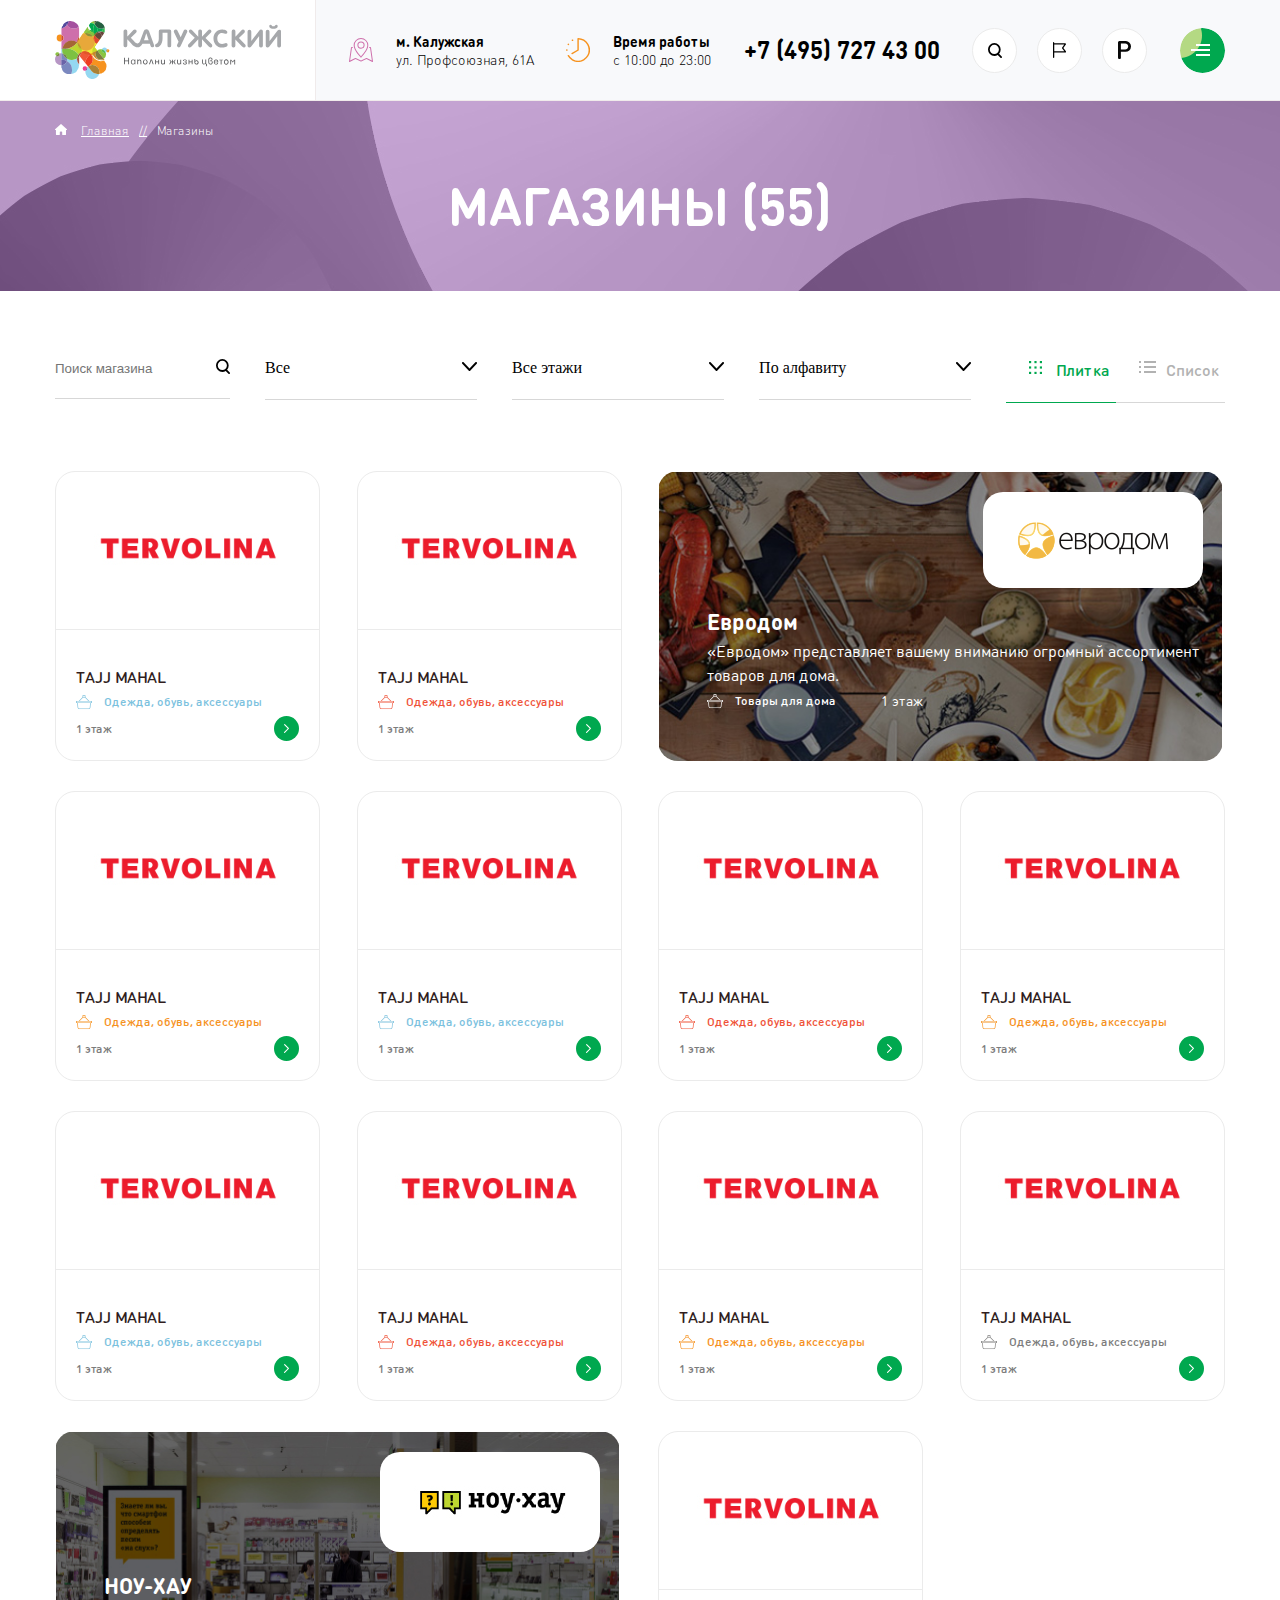
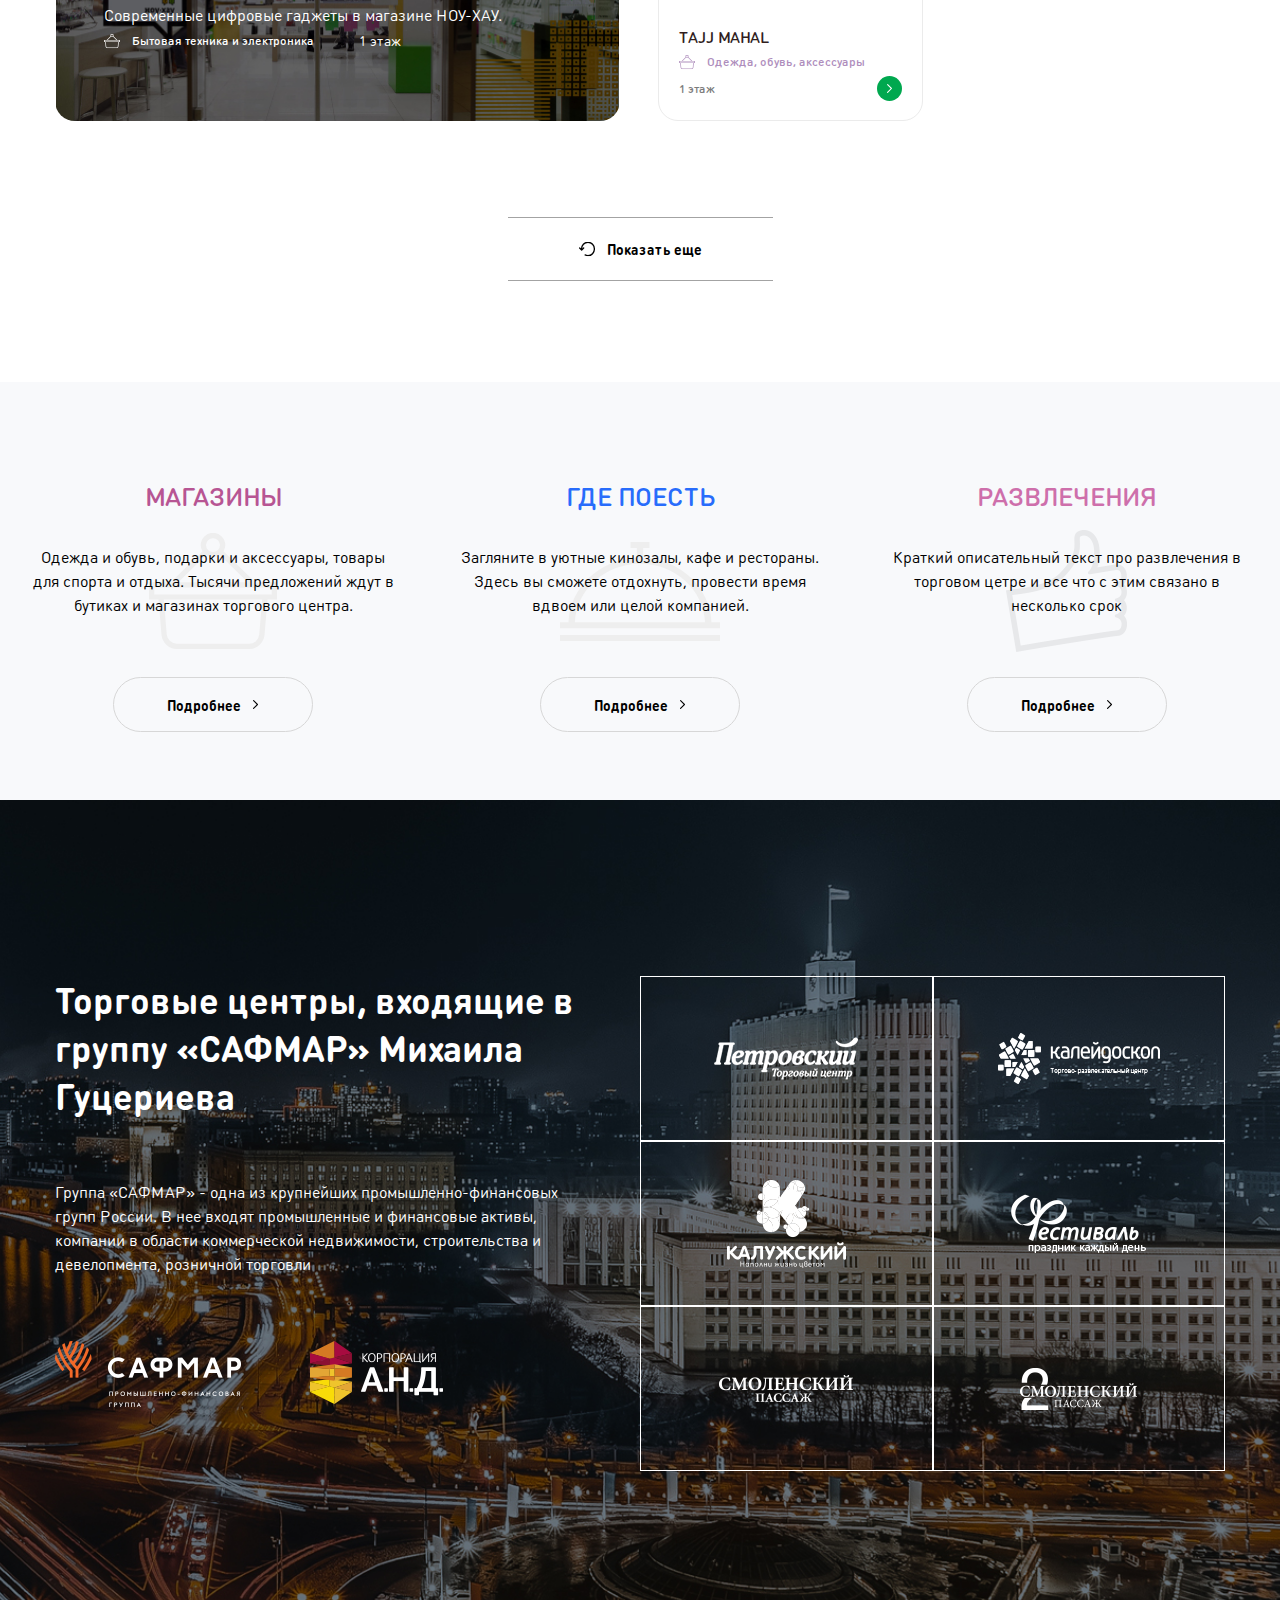
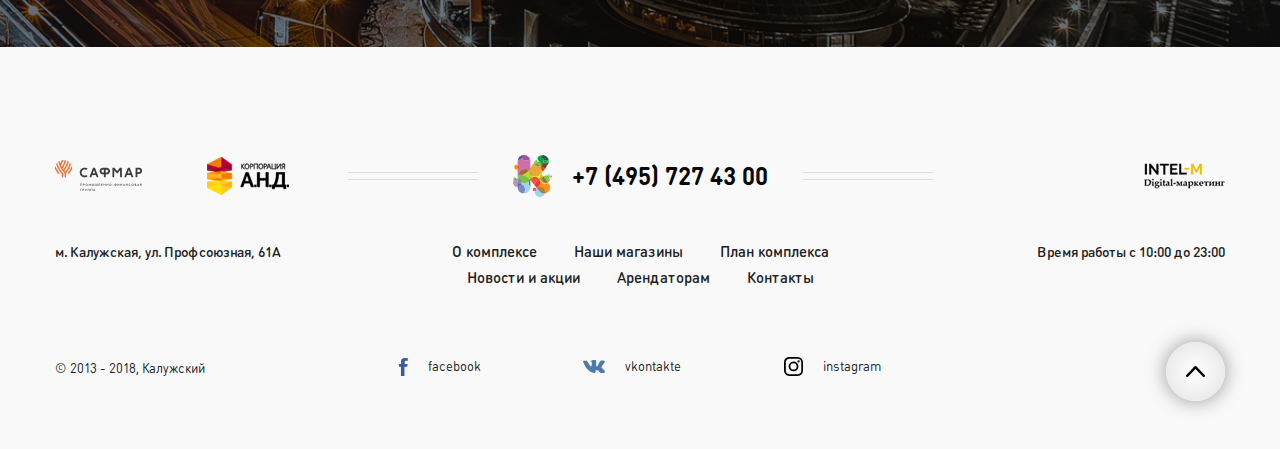
<file: shops.html>
<!DOCTYPE html>
<html lang="en">
<head>
    <meta charset="UTF-8">
    <meta name="viewport" content="width=device-width, initial-scale=1">
    <title>Торговый центр "Калужский" - Магазины</title>
    <link rel="stylesheet" href="libs/swiper.min.css">
    <link rel="stylesheet" href="css/general.css">
</head>
<body>
<div id="wrapper">
    <header id="main-header">
    <div class="container flex wrap">
        <div class="header-logo">
            <a href="#">
                <picture>
                    <img src="img/logo.svg" alt="Лого">
                </picture>
            </a>
        </div>
        <div class="header-address flex">
            <div class="header-address_icon">
                <img src="img/head_1.svg" alt="Иконка">
            </div>
            <div class="header-address_text">
                <p>м. Калужская <br>
                    <span>ул. Профсоюзная, 61A</span>
                </p>
            </div>
        </div>
        <div class="header-time flex">
            <div class="header-time_icon">
                <img src="img/head_2.svg" alt="Иконка">
            </div>
            <div class="header-time_text">
                <p>Время работы <br>
                    <span>с 10:00 до 23:00</span>
                </p>
            </div>
        </div>
        <div class="header-phone">
            <a href="tel:+7 495 727 43 00">+7 (495) 727 43 00</a>
        </div>
        <div class="header-buttons flex">
            <div class="header_search-wrap">
                <div class="btn header_btn-search flex center">
                    <img src="img/head_search.svg" alt="Поиск">
                </div>
                <div class="header-search">
                    <form action="" id="header-search">
                        <div class="input-wrap">
                            <label for="header-search_input" class="flex">
                                <span>Введите слово для поиска</span>
                            </label>
                            <input type="text" id="header-search_input" name="header-search_input" class="input-text">
                        </div>
                        <button type="submit" class="btn-submit">
                            <img src="img/head_search.svg" alt="Поиск">
                        </button>
                    </form>
                </div>
            </div>
            <div class="btn location flex center" onclick="location.href='#section-map'">
                <img src="img/head_location.svg" alt="Иконка">
            </div>
            <div class="btn parking flex center" onclick="location.href='#parking'">
                <img src="img/heap_parking.svg" alt="Иконка">
            </div>
        </div>
        <div class="header-menu js-menu-btn">
            <div class="btn-menu flex column">
                <span class="one"></span>
                <span class="two"></span>
                <span class="three"></span>
            </div>
        </div>
    </div>
</header>
<header id="shops" class="page-header main">
    <div class="container flex column">
        <div class="bread-crumbs flex">
            <picture>
                <img src="img/home-icon.png" alt="Домой">
            </picture>
            <ul class="bread-crumbs_wrap flex">
                <li class="active">Главная<span>//</span></li>
                <li>Магазины</li>
            </ul>
        </div>
        <div class="page-title_wrap flex column center">
            <div class="page-title">
                <h1>Магазины <span>(55)</span></h1>
            </div>
        </div>
    </div>
</header>
<section id="filters">
    <div class="container">
        <div class="filters_wrap">
            <form action="" method="get" class="filter-form flex">
                <div class="open-filter">
                    <button type="button" class="flex center js-open-filter"><img src="img/filter-icon-768.png" alt="Иконка"><span>Открыть фильтр</span></button>
                </div>
                <div class="filter filter__search">
                    <label for="filter-search">
                        <input type="text" id="filter-search" name="filter-search" class="input-search" placeholder="Поиск магазина">
                    </label>
                </div>
                <div class="filter filter__category_wrap">
                    <select name="filter__category" id="filter__category">
                        <option value="Все">Все</option>
                        <option value="15">Бытовая техника, электроника</option>
                        <option value="13">Детские товары</option>
                        <option value="7">Кафе и рестораны</option>
                        <option value="6">Красота и здоровье</option>
                        <option value="11">Обувь и аксессуары</option>
                        <option value="16">Одежда</option>
                        <option value="10">Подарки и сувениры</option>
                        <option value="8">Прочие магазины и услуги</option>
                        <option value="14">Развлечения</option>
                        <option value="9">Товары для творчества и рукоделия</option>
                        <option value="12">Ювелирные изделия</option>
                    </select>
                </div>
                <div class="filter filter__floors_wrap">
                    <select name="filter__floors" id="filter__floors">
                        <option value="Все этажи">Все этажи</option>
                        <option value="1">1</option>
                        <option value="2">2</option>
                        <option value="3">3</option>
                        <option value="4">4</option>
                        <option value="5">-1</option>
                        <option value="6">-2</option>
                    </select>
                </div>
                <div class="filter filter__floors_wrap">
                    <select name="filter__names" id="filter__names">
                        <option value="По алфавиту">По алфавиту</option>
                        <option value="А">А</option>
                        <option value="Б">Б</option>
                        <option value="В">В</option>
                    </select>
                </div>
                <div class="filter__list-type flex">
                    <input type="radio" id="list-type1" name="list-type" value="off" checked="">
                    <label class="list-type1 js-block" for="list-type1">
                        <span>Плитка</span>
                    </label>
                    <input type="radio" id="list-type2" name="list-type" value="on">
                    <label class="list-type2 flex center js-list" for="list-type2">
                        <span>Список</span>
                    </label>
                </div>
            </form>
        </div>
    </div>
</section>
<div id="filter-open_modal">
    <div class="container">
        <div class="filter-modal__btn-back">
            <button class="flex center js-btn-back">
                <img src="img/shop_left.svg" alt="Назад">
                <span>Вернуться назад</span>
            </button>
        </div>
        <div class="filter-modal__title">
            <span>Фильтр магазинов</span>
        </div>
        <div class="filter-form_modal flex column">
            <div class="filter__search_modal">
                <label for="filter-search_modal">
                    <input type="text" id="filter-search_modal" name="filter-search" class="input-search" placeholder="Поиск магазина">
                </label>
            </div>
            <div class="filters_wrap flex wrap">
                <div class="filter-modal category">
                    <div class="title">
                        <span>Категории</span>
                    </div>
                    <div class="list">
                        <ul>
                            <li>Где поесть</li>
                            <li>Развлечения</li>
                            <li>Для детей</li>
                            <li>Магазин</li>
                        </ul>
                    </div>
                </div>
                <div class="filter-modal floors">
                    <div class="title">
                        <span>Этажи</span>
                    </div>
                    <div class="list">
                        <ul>
                            <li>0 этаж</li>
                            <li>1 этаж</li>
                            <li>2 этаж</li>
                            <li>3 этаж</li>
                        </ul>
                    </div>
                </div>
                <div class="filter-modal letters">
                    <div class="title">
                        <span>Алфавит</span>
                    </div>
                    <div class="list">
                        <ul>
                            <li>От А до Я</li>
                            <li>От Я до А</li>
                        </ul>
                    </div>
                </div>
                <div class="filter-modal view">
                    <div class="title">
                        <span>Отображение</span>
                    </div>
                    <div class="list">
                        <ul>
                            <li class="js-block">Плитка</li>
                            <li class="js-list">Список</li>
                        </ul>
                    </div>
                </div>
            </div>
        </div>
        <div class="filter-modal__btn-close">
            <button class="js-btn-close"><span>Закрыть окно</span></button>
        </div>
    </div>
</div>
<section id="filter-results">
    <div class="container">
        <div class="block-type active">
            <div class="filter-results_wrap">
                <div class="shop clothes" onclick="window.open('shop-open.html')">
                    <div class="shop-logo flex center">
                        <img src="img/shop_shop-logo_tervolina.jpg" alt="Логотип">
                    </div>
                    <div class="shop-about">
                        <div class="name">
                            <p>TAJJ MAHAL</p>
                        </div>
                        <div class="shop-type">
                            <span>Одежда, обувь, аксессуары</span>
                        </div>
                        <div class="location-more flex">
                            <div class="location">
                                <p>1 этаж</p>
                            </div>
                            <div class="btn-more"></div>
                        </div>
                    </div>
                </div>
                <div class="shop beauty" onclick="window.open('shop-open.html')">
                    <div class="shop-logo flex center">
                        <img src="img/shop_shop-logo_tervolina.jpg" alt="Логотип">
                    </div>
                    <div class="shop-about">
                        <div class="name">
                            <p>TAJJ MAHAL</p>
                        </div>
                        <div class="shop-type">
                            <span>Одежда, обувь, аксессуары</span>
                        </div>
                        <div class="location-more flex">
                            <div class="location">
                                <p>1 этаж</p>
                            </div>
                            <div class="btn-more"></div>
                        </div>
                    </div>
                </div>
                <div class="shop jewel" onclick="window.open('shop-open.html')">
                    <div class="shop-logo flex center">
                        <img src="img/shop_shop-logo_tervolina.jpg" alt="Логотип">
                    </div>
                    <div class="shop-about">
                        <div class="name">
                            <p>TAJJ MAHAL</p>
                        </div>
                        <div class="shop-type">
                            <span>Одежда, обувь, аксессуары</span>
                        </div>
                        <div class="location-more flex">
                            <div class="location">
                                <p>1 этаж</p>
                            </div>
                            <div class="btn-more"></div>
                        </div>
                    </div>
                </div>
                <div class="shop-big evro flex column" onclick="window.open('shop-open.html')">
                    <div class="shop-logo flex">
                        <img src="img/shop_shop-big_evro-logo.png" alt="Логотип">
                    </div>
                    <div class="shop-about">
                        <div class="name">
                            <p>Евродом</p>
                        </div>
                        <div class="desc">
                            <p>«Евродом» представляет вашему вниманию огромный
                                ассортимент товаров для дома. </p>
                        </div>
                        <div class="shop-type-location flex">
                            <div class="shop-type">
                                <span>Товары для дома</span>
                            </div>
                            <div class="location">
                                <p>1 этаж</p>
                            </div>
                        </div>
                    </div>
                </div>
                <div class="shop clothes" onclick="window.open('shop-open.html')">
                    <div class="shop-logo flex center">
                        <img src="img/shop_shop-logo_tervolina.jpg" alt="Логотип">
                    </div>
                    <div class="shop-about">
                        <div class="name">
                            <p>TAJJ MAHAL</p>
                        </div>
                        <div class="shop-type">
                            <span>Одежда, обувь, аксессуары</span>
                        </div>
                        <div class="location-more flex">
                            <div class="location">
                                <p>1 этаж</p>
                            </div>
                            <div class="btn-more"></div>
                        </div>
                    </div>
                </div>
                <div class="shop beauty" onclick="window.open('shop-open.html')">
                    <div class="shop-logo flex center">
                        <img src="img/shop_shop-logo_tervolina.jpg" alt="Логотип">
                    </div>
                    <div class="shop-about">
                        <div class="name">
                            <p>TAJJ MAHAL</p>
                        </div>
                        <div class="shop-type">
                            <span>Одежда, обувь, аксессуары</span>
                        </div>
                        <div class="location-more flex">
                            <div class="location">
                                <p>1 этаж</p>
                            </div>
                            <div class="btn-more"></div>
                        </div>
                    </div>
                </div>
                <div class="shop jewel" onclick="window.open('shop-open.html')">
                    <div class="shop-logo flex center">
                        <img src="img/shop_shop-logo_tervolina.jpg" alt="Логотип">
                    </div>
                    <div class="shop-about">
                        <div class="name">
                            <p>TAJJ MAHAL</p>
                        </div>
                        <div class="shop-type">
                            <span>Одежда, обувь, аксессуары</span>
                        </div>
                        <div class="location-more flex">
                            <div class="location">
                                <p>1 этаж</p>
                            </div>
                            <div class="btn-more"></div>
                        </div>
                    </div>
                </div>
                <div class="shop clothes" onclick="window.open('shop-open.html')">
                    <div class="shop-logo flex center">
                        <img src="img/shop_shop-logo_tervolina.jpg" alt="Логотип">
                    </div>
                    <div class="shop-about">
                        <div class="name">
                            <p>TAJJ MAHAL</p>
                        </div>
                        <div class="shop-type">
                            <span>Одежда, обувь, аксессуары</span>
                        </div>
                        <div class="location-more flex">
                            <div class="location">
                                <p>1 этаж</p>
                            </div>
                            <div class="btn-more"></div>
                        </div>
                    </div>
                </div>
                <div class="shop beauty" onclick="window.open('shop-open.html')">
                    <div class="shop-logo flex center">
                        <img src="img/shop_shop-logo_tervolina.jpg" alt="Логотип">
                    </div>
                    <div class="shop-about">
                        <div class="name">
                            <p>TAJJ MAHAL</p>
                        </div>
                        <div class="shop-type">
                            <span>Одежда, обувь, аксессуары</span>
                        </div>
                        <div class="location-more flex">
                            <div class="location">
                                <p>1 этаж</p>
                            </div>
                            <div class="btn-more"></div>
                        </div>
                    </div>
                </div>
                <div class="shop-big know flex column" onclick="window.open('shop-open.html')">
                    <div class="shop-logo flex">
                        <img src="img/shop_shop-logo_know.jpg" alt="Логотип">
                    </div>
                    <div class="shop-about">
                        <div class="name">
                            <p>НОУ-ХАУ</p>
                        </div>
                        <div class="desc">
                            <p>Cовременные цифровые гаджеты в магазине НОУ-ХАУ.</p>
                        </div>
                        <div class="shop-type-location flex">
                            <div class="shop-type">
                                <span>Бытовая техника и электроника</span>
                            </div>
                            <div class="location">
                                <p>1 этаж</p>
                            </div>
                        </div>
                    </div>
                </div>
                <div class="shop jewel" onclick="window.open('shop-open.html')">
                    <div class="shop-logo flex center">
                        <img src="img/shop_shop-logo_tervolina.jpg" alt="Логотип">
                    </div>
                    <div class="shop-about">
                        <div class="name">
                            <p>TAJJ MAHAL</p>
                        </div>
                        <div class="shop-type">
                            <span>Одежда, обувь, аксессуары</span>
                        </div>
                        <div class="location-more flex">
                            <div class="location">
                                <p>1 этаж</p>
                            </div>
                            <div class="btn-more"></div>
                        </div>
                    </div>
                </div>
                <div class="shop mobile" onclick="window.open('shop-open.html')">
                    <div class="shop-logo flex center">
                        <img src="img/shop_shop-logo_tervolina.jpg" alt="Логотип">
                    </div>
                    <div class="shop-about">
                        <div class="name">
                            <p>TAJJ MAHAL</p>
                        </div>
                        <div class="shop-type">
                            <span>Одежда, обувь, аксессуары</span>
                        </div>
                        <div class="location-more flex">
                            <div class="location">
                                <p>1 этаж</p>
                            </div>
                            <div class="btn-more"></div>
                        </div>
                    </div>
                </div>
                <div class="shop bags" onclick="window.open('shop-open.html')">
                    <div class="shop-logo flex center">
                        <img src="img/shop_shop-logo_tervolina.jpg" alt="Логотип">
                    </div>
                    <div class="shop-about">
                        <div class="name">
                            <p>TAJJ MAHAL</p>
                        </div>
                        <div class="shop-type">
                            <span>Одежда, обувь, аксессуары</span>
                        </div>
                        <div class="location-more flex">
                            <div class="location">
                                <p>1 этаж</p>
                            </div>
                            <div class="btn-more"></div>
                        </div>
                    </div>
                </div>
            </div>
        </div>
        <div class="list-type">
            <div class="filter-results_wrap">
                <div class="section-letter_wrap">
                    <div class="section_letter">
                        <div class="letter-wrap"><span class="letter">А</span></div>
                    </div>
                    <div class="results-letter_wrap flex">
                        <div class="shop clothes" onclick="window.open('shop-open.html')">
                            <div class="shop-about">
                                <div class="name">
                                    <p>TAJJ MAHAL</p>
                                </div>
                                <div class="shop-type">
                                    <span>Одежда, обувь, аксессуары</span>
                                </div>
                                <div class="location-more flex">
                                    <div class="location">
                                        <p>1 этаж</p>
                                    </div>
                                </div>
                            </div>
                        </div>
                        <div class="shop beauty" onclick="window.open('shop-open.html')">
                            <div class="shop-about">
                                <div class="name">
                                    <p>TAJJ MAHAL</p>
                                </div>
                                <div class="shop-type">
                                    <span>Одежда, обувь, аксессуары</span>
                                </div>
                                <div class="location-more flex">
                                    <div class="location">
                                        <p>1 этаж</p>
                                    </div>
                                </div>
                            </div>
                        </div>
                        <div class="shop jewel" onclick="window.open('shop-open.html')">
                            <div class="shop-about">
                                <div class="name">
                                    <p>TAJJ MAHAL</p>
                                </div>
                                <div class="shop-type">
                                    <span>Одежда, обувь, аксессуары</span>
                                </div>
                                <div class="location-more flex">
                                    <div class="location">
                                        <p>1 этаж</p>
                                    </div>
                                </div>
                            </div>
                        </div>
                    </div>
                </div>
                <div class="section-letter_wrap">
                    <div class="section_letter">
                        <div class="letter-wrap"><span class="letter">B</span></div>
                    </div>
                    <div class="results-letter_wrap flex">
                        <div class="shop clothes" onclick="window.open('shop-open.html')">
                            <div class="shop-about">
                                <div class="name">
                                    <p>TAJJ MAHAL</p>
                                </div>
                                <div class="shop-type">
                                    <span>Одежда, обувь, аксессуары</span>
                                </div>
                                <div class="location-more flex">
                                    <div class="location">
                                        <p>1 этаж</p>
                                    </div>
                                </div>
                            </div>
                        </div>
                        <div class="shop beauty" onclick="window.open('shop-open.html')">
                            <div class="shop-about">
                                <div class="name">
                                    <p>TAJJ MAHAL</p>
                                </div>
                                <div class="shop-type">
                                    <span>Одежда, обувь, аксессуары</span>
                                </div>
                                <div class="location-more flex">
                                    <div class="location">
                                        <p>1 этаж</p>
                                    </div>
                                </div>
                            </div>
                        </div>
                        <div class="shop jewel" onclick="window.open('shop-open.html')">
                            <div class="shop-about">
                                <div class="name">
                                    <p>TAJJ MAHAL</p>
                                </div>
                                <div class="shop-type">
                                    <span>Одежда, обувь, аксессуары</span>
                                </div>
                                <div class="location-more flex">
                                    <div class="location">
                                        <p>1 этаж</p>
                                    </div>
                                </div>
                            </div>
                        </div>
                    </div>
                </div>
                <div class="section-letter_wrap">
                    <div class="section_letter">
                        <div class="letter-wrap"><span class="letter">C</span></div>
                    </div>
                    <div class="results-letter_wrap flex">
                        <div class="shop clothes" onclick="window.open('')">
                            <div class="shop-about">
                                <div class="name">
                                    <p>TAJJ MAHAL</p>
                                </div>
                                <div class="shop-type">
                                    <span>Одежда, обувь, аксессуары</span>
                                </div>
                                <div class="location-more flex">
                                    <div class="location">
                                        <p>1 этаж</p>
                                    </div>
                                </div>
                            </div>
                        </div>
                        <div class="shop beauty" onclick="window.open('shop-open.html')">
                            <div class="shop-about">
                                <div class="name">
                                    <p>TAJJ MAHAL</p>
                                </div>
                                <div class="shop-type">
                                    <span>Одежда, обувь, аксессуары</span>
                                </div>
                                <div class="location-more flex">
                                    <div class="location">
                                        <p>1 этаж</p>
                                    </div>
                                </div>
                            </div>
                        </div>
                        <div class="shop jewel" onclick="window.open('shop-open.html')">
                            <div class="shop-about">
                                <div class="name">
                                    <p>TAJJ MAHAL</p>
                                </div>
                                <div class="shop-type">
                                    <span>Одежда, обувь, аксессуары</span>
                                </div>
                                <div class="location-more flex">
                                    <div class="location">
                                        <p>1 этаж</p>
                                    </div>
                                </div>
                            </div>
                        </div>
                    </div>
                </div>
                <div class="section-letter_wrap">
                    <div class="section_letter">
                        <div class="letter-wrap"><span class="letter">D</span></div>
                    </div>
                    <div class="results-letter_wrap flex">
                        <div class="shop clothes" onclick="window.open('shop-open.html')">
                            <div class="shop-about">
                                <div class="name">
                                    <p>TAJJ MAHAL</p>
                                </div>
                                <div class="shop-type">
                                    <span>Одежда, обувь, аксессуары</span>
                                </div>
                                <div class="location-more flex">
                                    <div class="location">
                                        <p>1 этаж</p>
                                    </div>
                                </div>
                            </div>
                        </div>
                        <div class="shop beauty" onclick="window.open('shop-open.html')">
                            <div class="shop-about">
                                <div class="name">
                                    <p>TAJJ MAHAL</p>
                                </div>
                                <div class="shop-type">
                                    <span>Одежда, обувь, аксессуары</span>
                                </div>
                                <div class="location-more flex">
                                    <div class="location">
                                        <p>1 этаж</p>
                                    </div>
                                </div>
                            </div>
                        </div>
                        <div class="shop jewel" onclick="window.open('shop-open.html')">
                            <div class="shop-about">
                                <div class="name">
                                    <p>TAJJ MAHAL</p>
                                </div>
                                <div class="shop-type">
                                    <span>Одежда, обувь, аксессуары</span>
                                </div>
                                <div class="location-more flex">
                                    <div class="location">
                                        <p>1 этаж</p>
                                    </div>
                                </div>
                            </div>
                        </div>
                        <div class="shop jewel" onclick="window.open('shop-open.html')">
                            <div class="shop-about">
                                <div class="name">
                                    <p>TAJJ MAHAL</p>
                                </div>
                                <div class="shop-type">
                                    <span>Одежда, обувь, аксессуары</span>
                                </div>
                                <div class="location-more flex">
                                    <div class="location">
                                        <p>1 этаж</p>
                                    </div>
                                </div>
                            </div>
                        </div>
                    </div>
                </div>
            </div>
        </div>
        <div class="filter-results_btn-more">
            <button class="btn-more flex js-btn-more"><span>Показать еще</span></button>
        </div>
    </div>
</section>
    <section id="section-where" class="flex">
    <a href="#" class="element flex column">
        <div class="title">
            <h3>МАГАЗИНЫ</h3>
        </div>
        <div class="text">
            <p>Одежда и обувь, подарки и аксессуары, товары для спорта
                и отдыха. Тысячи предложений ждут в бутиках и магазинах
                торгового центра.
            </p>
        </div>
        <div class="button">
            <button class="flex center"><span>Подробнее</span></button>
        </div>
    </a>
    <a href="#" class="element flex column">
        <div class="title">
            <h3>ГДЕ ПОЕСТЬ</h3>
        </div>
        <div class="text">
            <p>Загляните в уютные кинозалы, кафе и рестораны. Здесь вы
                сможете отдохнуть, провести время вдвоем или целой
                компанией.</p>
        </div>
        <div class="button">
            <button class="flex center"><span>Подробнее</span></button>
        </div>
    </a>
    <a href="#" class="element flex column">
        <div class="title">
            <h3>РАЗВЛЕЧЕНИЯ</h3>
        </div>
        <div class="text">
            <p>Краткий описательный текст про развлечения в торговом цетре
                и все что с этим связано в несколько срок</p>
        </div>
        <div class="button">
            <button class="flex center"><span>Подробнее</span></button>
        </div>
    </a>
</section>
    <section id="shop-center">
    <div class="container flex">
        <div class="shop-center__left-part">
            <div class="title">
                <h2>Торговые центры, входящие в группу
                    «САФМАР» Михаила Гуцериева</h2>
            </div>
            <div class="text">
                <p>Группа «САФМАР» - одна из крупнейших промышленно-финансовых групп России.
                    В нее входят промышленные и финансовые активы, компании в области коммерческой
                    недвижимости, строительства и девелопмента, розничной торговли</p>
            </div>
            <div class="logos flex">
                <a href="http://www.safmargroup.ru/">
                    <img src="img/safmar-icon.png" alt="Лого">
                </a>
                <a href="">
                    <img src="img/and-icon.png" alt="Лого">
                </a>
            </div>
        </div>
        <div class="shop-center__right-part flex wrap">
            <div class="element sc-1 flex center column">
                <div class="sc-link_wrap">
                    <a href="http://petrovskiy-center.ru/"></a>
                </div>
            </div>
            <div class="element sc-2 flex center column">
                <div class="sc-link_wrap">
                    <a href="http://kaleidoscope-center.ru/"></a>
                </div>
            </div>
            <div class="element sc-3 flex center column">
                <div class="sc-link_wrap">
                    <a href="http://tc-kaluzhsky.ru/"></a>
                </div>
            </div>
            <div class="element sc-4 flex center column">
                <div class="sc-link_wrap">
                    <a href="http://festival-center.ru/"></a>
                </div>
            </div>
            <div class="element sc-5 flex center column">
                <div class="sc-link_wrap">
                    <a href="http://smolenskiy.ru/"></a>
                </div>
            </div>
            <div class="element sc-6 flex center column">
                <div class="sc-link_wrap">
                    <a href="http://smolenskiy-2.ru/"></a>
                </div>
            </div>
        </div>
    </div>
</section>
    <footer id="footer">
    <div class="container">
        <div class="footer__logo-phone-intel_wrap flex">
            <div class="footer__logos flex">
                <a href="http://www.safmargroup.ru/">
                    <img src="img/footer-safmar-logo.png" alt="Лого">
                </a>
                <a href="https://www.a-n-d.pro/">
                    <img src="img/footer-and-logo.png" alt="Лого">
                </a>
            </div>
            <div class="footer__phone-logo flex">
                <div class="logo">
                    <a href="index.html">
                        <img src="img/k.svg" alt="Лого">
                    </a>
                </div>
                <div class="phone">
                    <a href="tel:+74957274300">+7 (495) 727 43 00</a>
                </div>
            </div>
            <div class="footer__intel flex">
                <a href="http://intel-web.ru/">
                    <img src="img/footer-intel-logo.png" alt="Интел М">
                </a>
            </div>
        </div>
        <div class="footer__bottom-wrap flex">
            <div class="footer__address-copyright_wrap flex column">
                <div class="footer__address">
                    <p>м. Калужская, ул. Профсоюзная, 61А</p>
                </div>
                <div class="footer__copyright">
                    <p>© 2013 - 2018, Калужский</p>
                </div>
            </div>
            <div class="footer__menu-social-links_wrap flex column">
                <nav class="footer__footer-menu">
                    <ul class="flex wrap">
                        <li><a href="#">О комплексе</a></li>
                        <li><a href="#">Наши магазины</a></li>
                        <li><a href="#">План комплекса</a></li>
                        <li><a href="#">Новости и акции</a></li>
                        <li><a href="#">Арендаторам</a></li>
                        <li><a href="#">Контакты</a></li>
                    </ul>
                </nav>
                <div class="footer__social-links flex">
                    <div class="fb flex">
                        <a href="#" class="flex"><img src="img/Socio_facebook.svg" alt="Лого" class="logo"><span>facebook</span></a>
                    </div>
                    <div class="vk flex">
                        <a href="#" class="flex"><img src="img/socio_vk.svg" alt="Лого" class="logo"><span>vkontakte</span></a>
                    </div>
                    <div class="insta flex">
                        <a href="#" class="flex"><img src="img/socio_inst.svg" alt="Лого" class="logo"><span>instagram</span></a>
                    </div>
                </div>
            </div>
            <div class="footer__time-arrow_wrap flex column">
                <div class="footer__time">
                    <p>Время работы с 10:00 до 23:00</p>
                </div>
                <div class="footer__up flex center"><span></span></div>
            </div>
        </div>
    </div>
</footer>
</div>

<script src="libs/jquery-3.2.1.min.js"></script>
<script src="libs/jquery.maskedinput.min.js"></script>
<script src="libs/swiper.min.js"></script>
<script src="js/scripts.js"></script>

</body>
</html>
</file>
